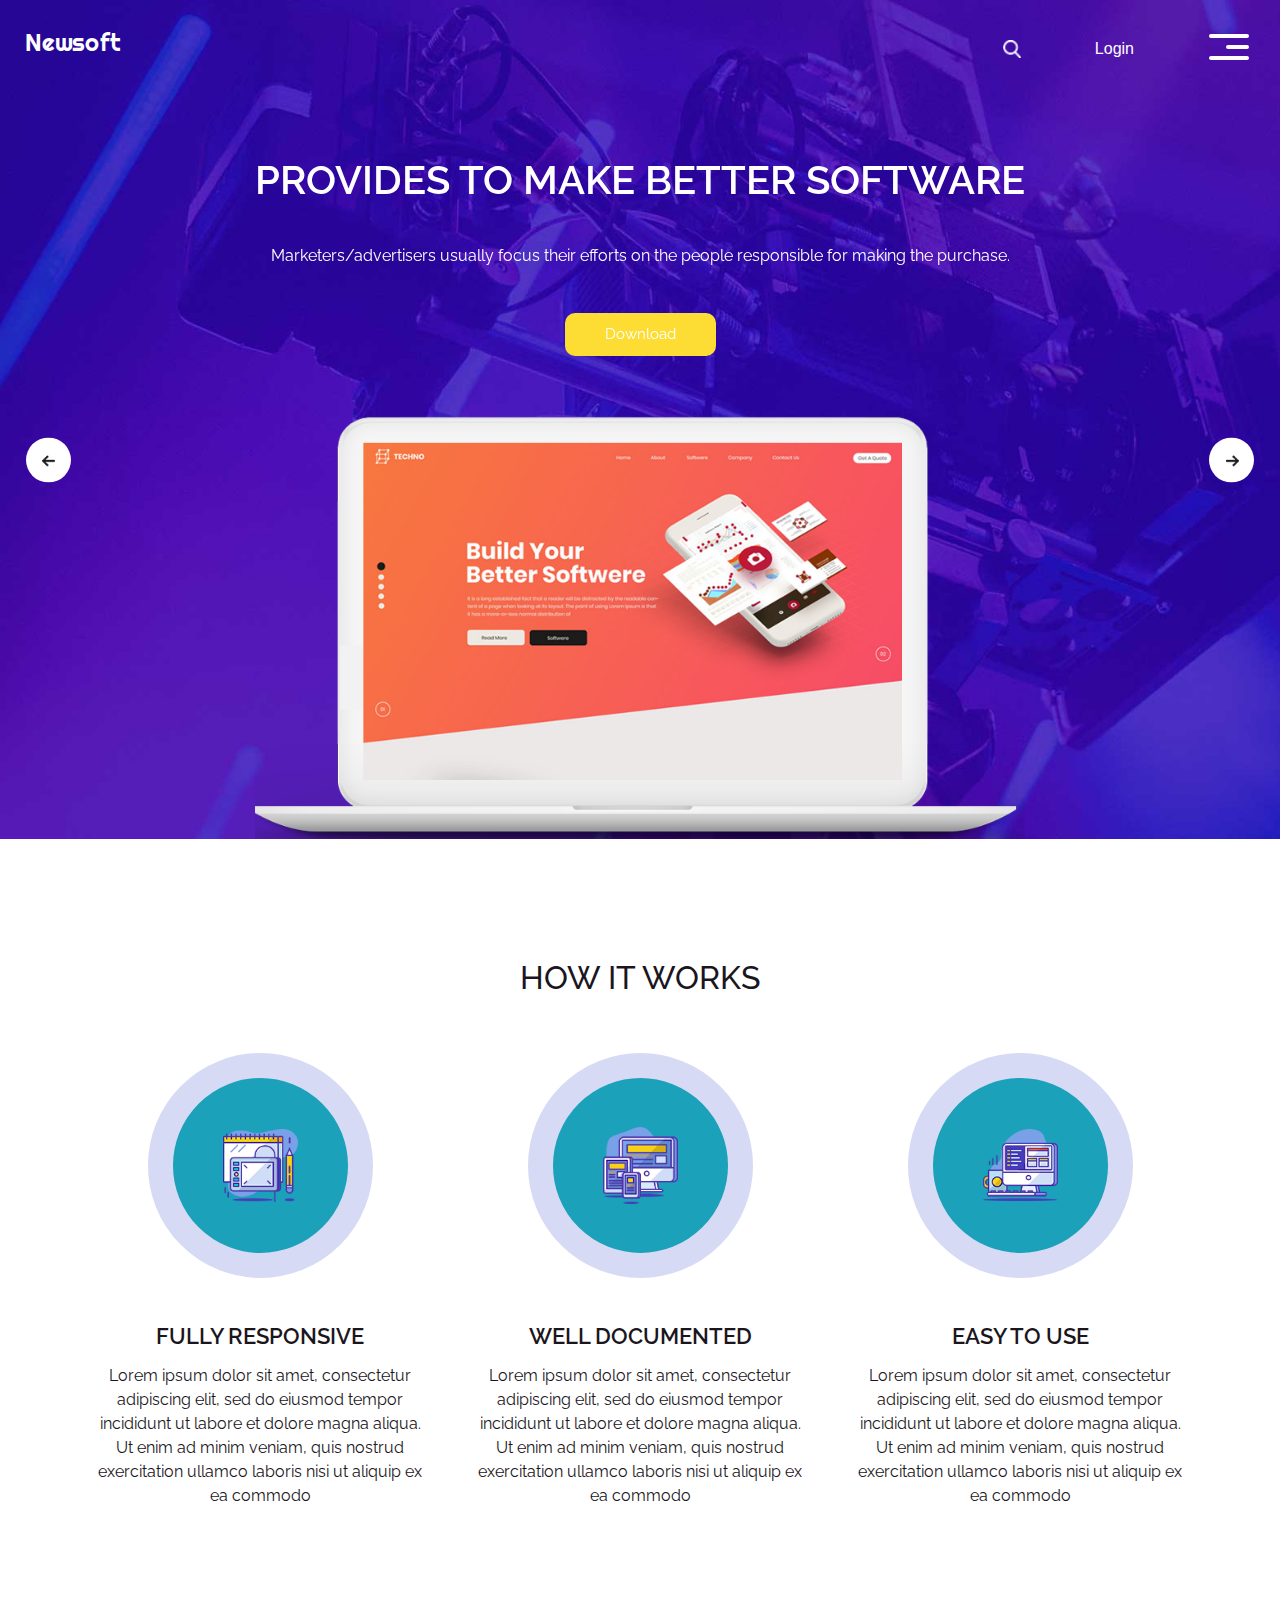
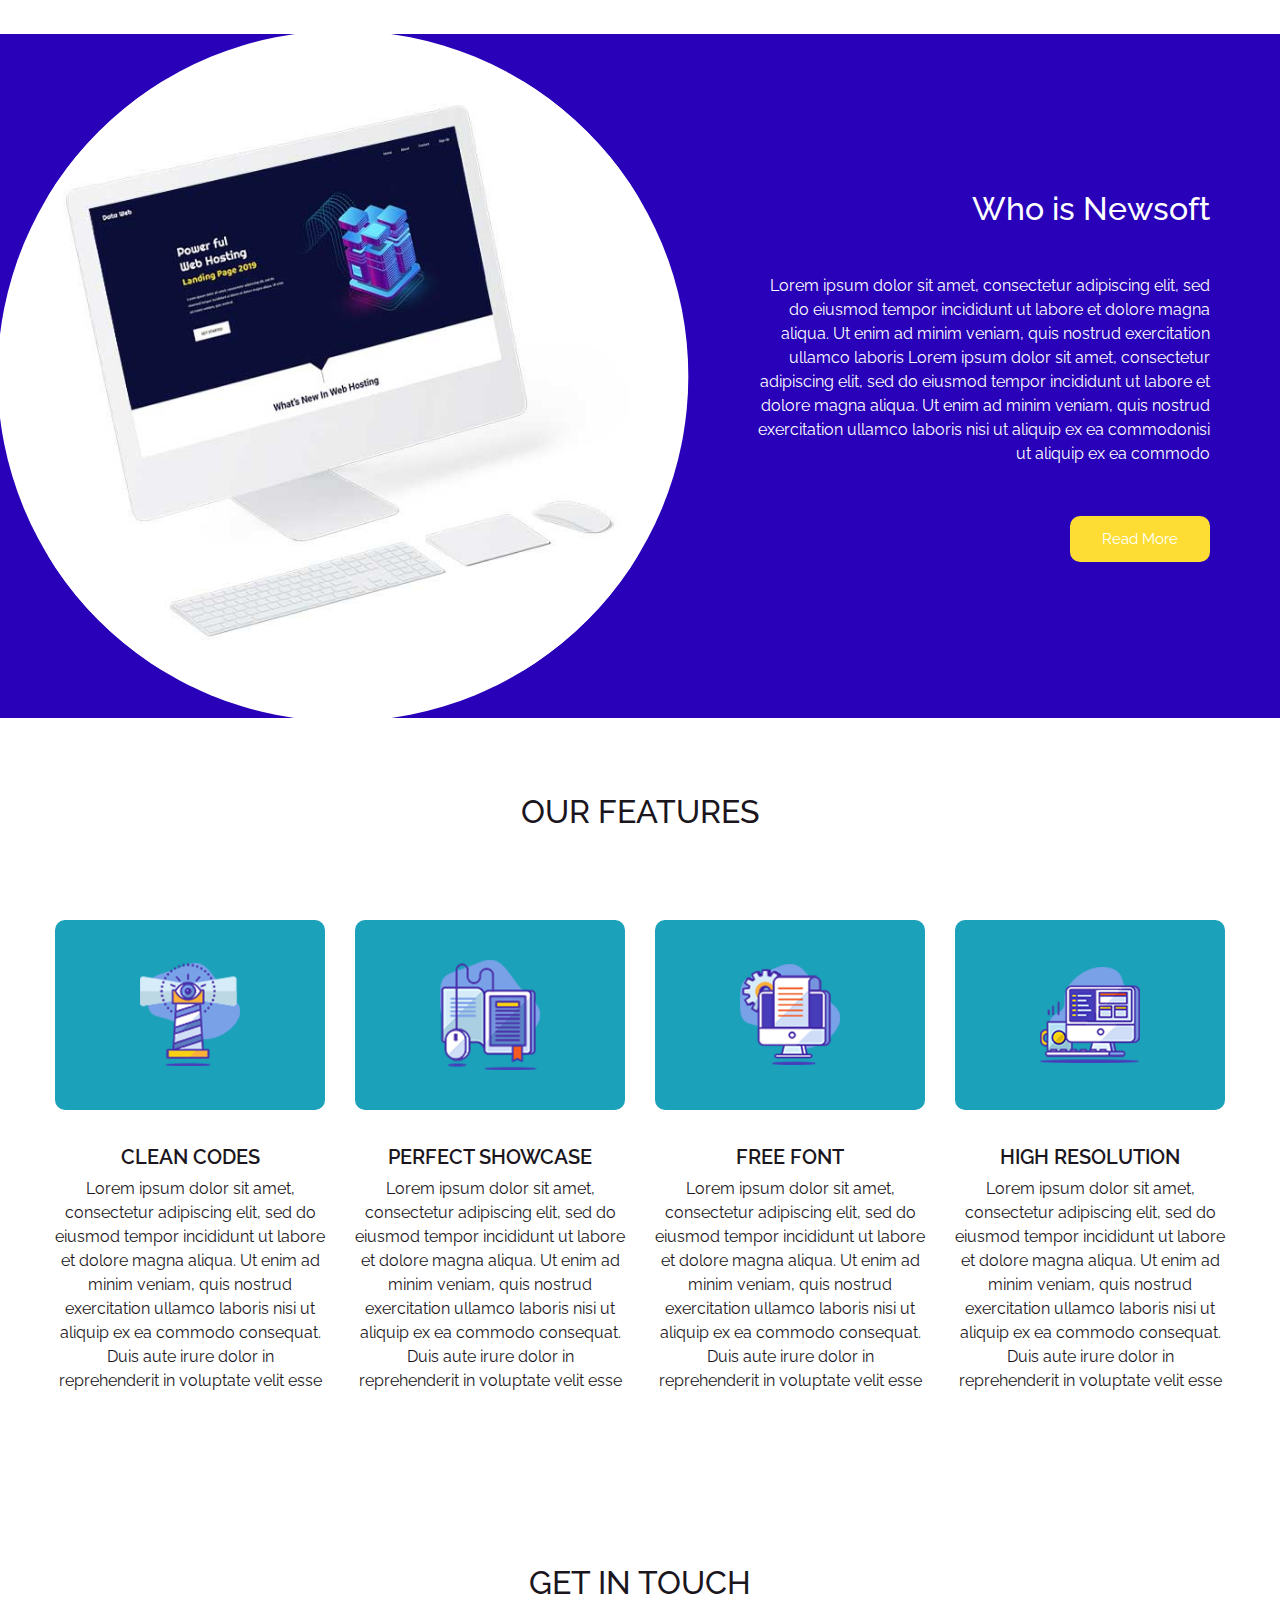
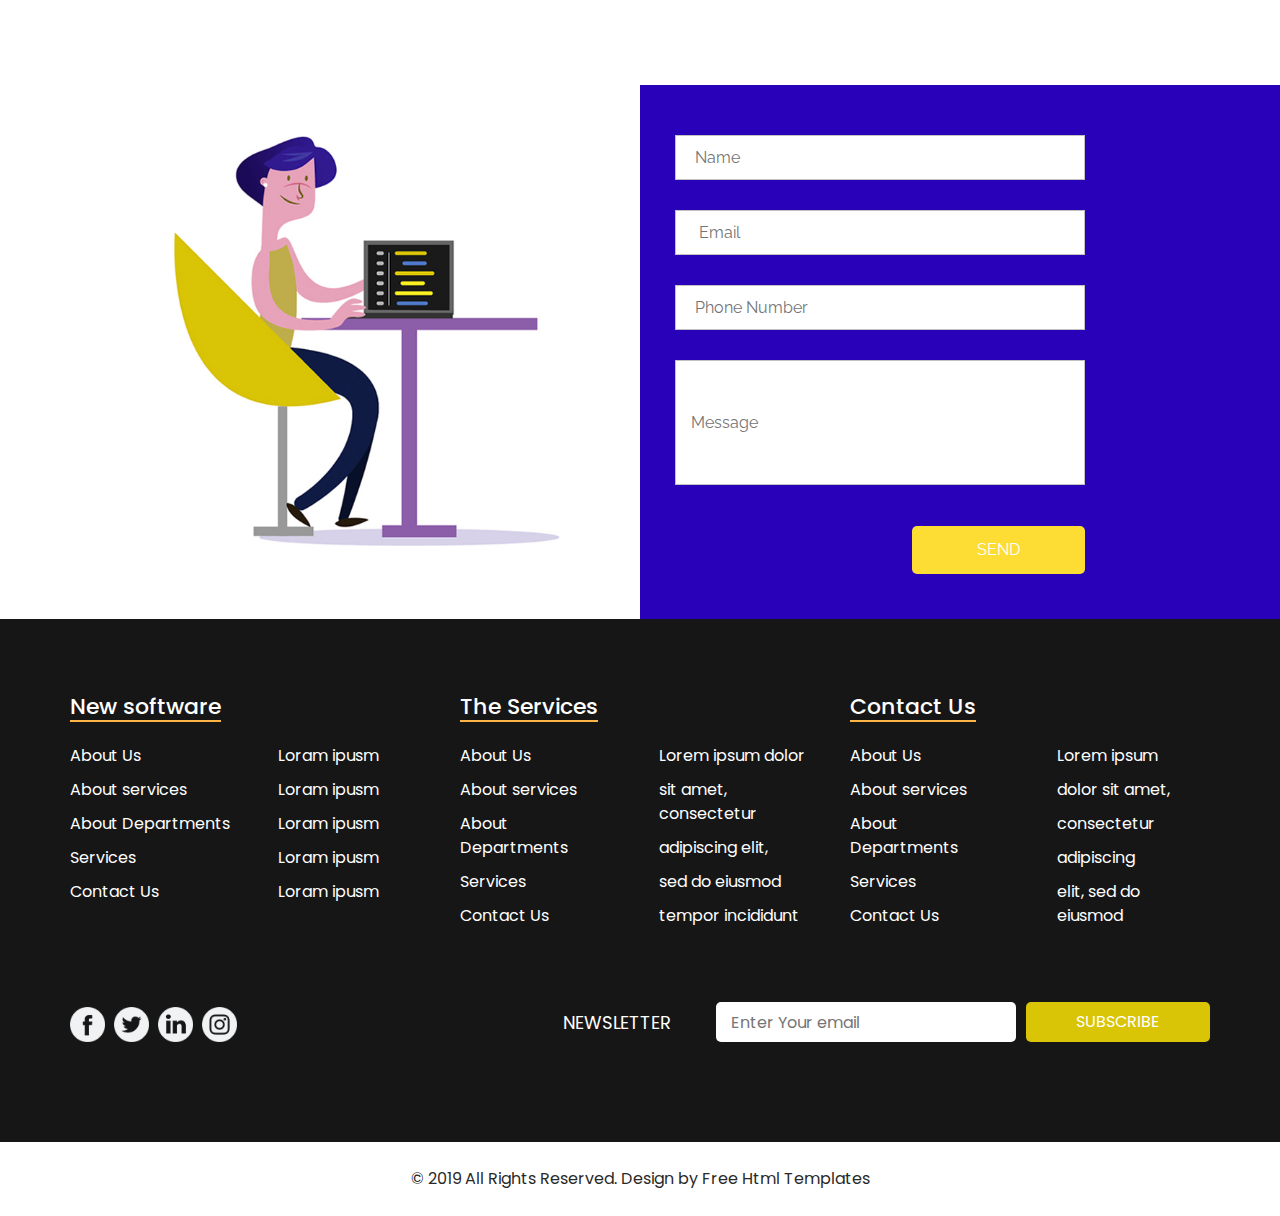
<file: index.html>
<!DOCTYPE html>
<html>
  <head>
    <!-- Basic -->
    <meta charset="utf-8" />
    <meta http-equiv="X-UA-Compatible" content="IE=edge" />
    <!-- Mobile Metas -->
    <meta
      name="viewport"
      content="width=device-width, initial-scale=1, shrink-to-fit=no"
    />
    <!-- Site Metas -->
    <meta name="keywords" content="" />
    <meta name="description" content="" />
    <meta name="author" content="" />

    <title>Newsoft</title>

    <!-- slider stylesheet -->
    <link
      rel="stylesheet"
      type="text/css"
      href="https://cdnjs.cloudflare.com/ajax/libs/OwlCarousel2/2.1.3/assets/owl.carousel.min.css"
    />

    <!-- bootstrap core css -->
    <link rel="stylesheet" type="text/css" href="css/bootstrap.css" />

    <!-- fonts style -->
    <link
      href="https://fonts.googleapis.com/css?family=Poppins|Raleway:400,600|Righteous&display=swap"
      rel="stylesheet"
    />
    <!-- Custom styles for this template -->
    <link href="css/style.css" rel="stylesheet" />
    <!-- responsive style -->
    <link href="css/responsive.css" rel="stylesheet" />
  </head>

  <body>
    <div class="hero_area">
      <!-- header section strats -->
      <header class="header_section">
        <div class="container-fluid">
          <nav class="navbar navbar-expand-lg custom_nav-container">
            <a class="navbar-brand" href="index.html">
              <span>
                Newsoft
              </span>
            </a>

            <div class="navbar-collapse" id="">
              <div
                class="d-none d-lg-flex ml-auto flex-column flex-lg-row align-items-center mt-3"
              >
                <form class="form-inline mb-3 mb-lg-0 ">
                  <button
                    class="btn  my-sm-0 nav_search-btn"
                    type="submit"
                  ></button>
                </form>
                <ul class="navbar-nav  mr-5">
                  <li class="nav-item mr-5">
                    <a class="nav-link" href="service.html">
                      <span>Login</span>
                    </a>
                  </li>
                </ul>
              </div>

              <div class="custom_menu-btn">
                <button onclick="openNav()">
                  <span class="s-1"> </span>
                  <span class="s-2"> </span>
                  <span class="s-3"> </span>
                </button>
              </div>
              <div id="myNav" class="overlay">
                <div class="overlay-content">
                  <a href="index.html">Home</a>
                  <a href="about.html">About</a>
                  <a href="feature.html">Features</a>
                  <a href="contact.html">Contact Us</a>
                </div>
              </div>
            </div>
          </nav>
        </div>
      </header>
      <!-- end header section -->
      <!-- slider section -->
      <section class=" slider_section position-relative">
        <div class="container">
          <div
            id="carouselExampleControls"
            class="carousel slide"
            data-ride="carousel"
          >
            <div class="carousel-inner">
              <div class="carousel-item active">
                <div class="slider_item-box">
                  <div class="slider_item-container">
                    <div class="slider_item-detail">
                      <h1>
                        PROVIDES TO MAKE BETTER SOFTWARE
                      </h1>
                      <p>
                        Marketers/advertisers usually focus their efforts on the
                        people responsible for making the purchase.
                      </p>
                      <div>
                        <a href="">
                          Download
                        </a>
                      </div>
                    </div>
                    <div class="slider_item-imgbox">
                      <img src="images/pc-banner.png" alt="" />
                    </div>
                  </div>
                </div>
              </div>
              <div class="carousel-item">
                <div class="slider_item-box">
                  <div class="slider_item-container">
                    <div class="slider_item-detail">
                      <h1>
                        PROVIDES TO MAKE BETTER SOFTWARE
                      </h1>
                      <p>
                        Marketers/advertisers usually focus their efforts on the
                        people responsible for making the purchase.
                      </p>
                      <div>
                        <a href="">
                          Download
                        </a>
                      </div>
                    </div>
                    <div class="slider_item-imgbox">
                      <img src="images/pc-banner.png" alt="" />
                    </div>
                  </div>
                </div>
              </div>
              <div class="carousel-item">
                <div class="slider_item-box">
                  <div class="slider_item-container">
                    <div class="slider_item-detail">
                      <h1>
                        PROVIDES TO MAKE BETTER SOFTWARE
                      </h1>
                      <p>
                        Marketers/advertisers usually focus their efforts on the
                        people responsible for making the purchase.
                      </p>
                      <div>
                        <a href="">
                          Download
                        </a>
                      </div>
                    </div>
                    <div class="slider_item-imgbox">
                      <img src="images/pc-banner.png" alt="" />
                    </div>
                  </div>
                </div>
              </div>
            </div>
          </div>
        </div>
        <a
          class="carousel-control-prev"
          href="#carouselExampleControls"
          role="button"
          data-slide="prev"
        >
          <span class="sr-only">Previous</span>
        </a>
        <a
          class="carousel-control-next"
          href="#carouselExampleControls"
          role="button"
          data-slide="next"
        >
          <span class="sr-only">Next</span>
        </a>
      </section>
      <!-- end slider section -->
    </div>

    <!-- about section -->

    <section class="about_section layout_padding">
      <div class="container">
        <h2 class="text-uppercase">
          How it works
        </h2>
      </div>

      <div class="container">
        <div class="about_card-container layout_padding2-top">
          <div class="about_card">
            <div class="about-detail">
              <div class="about_img-container">
                <div class="about_img-box">
                  <img src="images/work1.png" alt="" />
                </div>
              </div>
              <div class="card_detail-ox">
                <h4>
                  FULLY RESPONSIVE
                </h4>
                <p>
                  Lorem ipsum dolor sit amet, consectetur adipiscing elit, sed
                  do eiusmod tempor incididunt ut labore et dolore magna aliqua.
                  Ut enim ad minim veniam, quis nostrud exercitation ullamco
                  laboris nisi ut aliquip ex ea commodo
                </p>
              </div>
            </div>
          </div>
          <div class="about_card">
            <div class="about-detail">
              <div class="about_img-container">
                <div class="about_img-box">
                  <img src="images/work2.png" alt="" />
                </div>
              </div>
              <div class="card_detail-ox">
                <h4>
                  WELL DOCUMENTED
                </h4>
                <p>
                  Lorem ipsum dolor sit amet, consectetur adipiscing elit, sed
                  do eiusmod tempor incididunt ut labore et dolore magna aliqua.
                  Ut enim ad minim veniam, quis nostrud exercitation ullamco
                  laboris nisi ut aliquip ex ea commodo
                </p>
              </div>
            </div>
          </div>
          <div class="about_card">
            <div class="about-detail">
              <div class="about_img-container">
                <div class="about_img-box">
                  <img src="images/work3.png" alt="" />
                </div>
              </div>
              <div class="card_detail-ox">
                <h4>
                  EASY TO USE
                </h4>
                <p>
                  Lorem ipsum dolor sit amet, consectetur adipiscing elit, sed
                  do eiusmod tempor incididunt ut labore et dolore magna aliqua.
                  Ut enim ad minim veniam, quis nostrud exercitation ullamco
                  laboris nisi ut aliquip ex ea commodo
                </p>
              </div>
            </div>
          </div>
        </div>
      </div>
    </section>

    <!-- end about section -->

    <!-- who section -->
    <section class="who_section">
      <div class="container who_container">
        <div class="who_img-box">
          <img src="images/pc.jpg" alt="" />
        </div>
        <div class="who_deail-box">
          <h2>
            Who is Newsoft
          </h2>
          <p>
            Lorem ipsum dolor sit amet, consectetur adipiscing elit, sed do
            eiusmod tempor incididunt ut labore et dolore magna aliqua. Ut enim
            ad minim veniam, quis nostrud exercitation ullamco laboris Lorem
            ipsum dolor sit amet, consectetur adipiscing elit, sed do eiusmod
            tempor incididunt ut labore et dolore magna aliqua. Ut enim ad minim
            veniam, quis nostrud exercitation ullamco laboris nisi ut aliquip ex
            ea commodonisi ut aliquip ex ea commodo
          </p>
          <div>
            <a href="">
              Read More
            </a>
          </div>
        </div>
      </div>
    </section>

    <!-- end who section -->

    <!-- feature section  -->
    <section class="feature_section layout_padding">
      <div class="container">
        <h2 class="text-uppercase">
          Our Features
        </h2>
      </div>
      <div class="">
        <div class="feature_card-container layout_padding2">
          <div class="feature_card">
            <div class="feature_img-container">
              <div class="feature_img-box">
                <img src="images/f1.png" alt="" />
              </div>
            </div>
            <div class="feature_detail-box">
              <h4>
                CLEAN CODES
              </h4>
              <p>
                Lorem ipsum dolor sit amet, consectetur adipiscing elit, sed do
                eiusmod tempor incididunt ut labore et dolore magna aliqua. Ut
                enim ad minim veniam, quis nostrud exercitation ullamco laboris
                nisi ut aliquip ex ea commodo consequat. Duis aute irure dolor
                in reprehenderit in voluptate velit esse
              </p>
            </div>
          </div>
          <div class="feature_card">
            <div class="feature_img-container">
              <div class="feature_img-box">
                <img src="images/f2.png" alt="" />
              </div>
            </div>
            <div class="feature_detail-box">
              <h4>
                PERFECT SHOWCASE
              </h4>
              <p>
                Lorem ipsum dolor sit amet, consectetur adipiscing elit, sed do
                eiusmod tempor incididunt ut labore et dolore magna aliqua. Ut
                enim ad minim veniam, quis nostrud exercitation ullamco laboris
                nisi ut aliquip ex ea commodo consequat. Duis aute irure dolor
                in reprehenderit in voluptate velit esse
              </p>
            </div>
          </div>
          <div class="feature_card">
            <div class="feature_img-container">
              <div class="feature_img-box">
                <img src="images/f3.png" alt="" />
              </div>
            </div>
            <div class="feature_detail-box">
              <h4>
                FREE FONT
              </h4>
              <p>
                Lorem ipsum dolor sit amet, consectetur adipiscing elit, sed do
                eiusmod tempor incididunt ut labore et dolore magna aliqua. Ut
                enim ad minim veniam, quis nostrud exercitation ullamco laboris
                nisi ut aliquip ex ea commodo consequat. Duis aute irure dolor
                in reprehenderit in voluptate velit esse
              </p>
            </div>
          </div>
          <div class="feature_card">
            <div class="feature_img-container">
              <div class="feature_img-box">
                <img src="images/f4.png" alt="" />
              </div>
            </div>
            <div class="feature_detail-box">
              <h4>
                HIGH RESOLUTION
              </h4>
              <p>
                Lorem ipsum dolor sit amet, consectetur adipiscing elit, sed do
                eiusmod tempor incididunt ut labore et dolore magna aliqua. Ut
                enim ad minim veniam, quis nostrud exercitation ullamco laboris
                nisi ut aliquip ex ea commodo consequat. Duis aute irure dolor
                in reprehenderit in voluptate velit esse
              </p>
            </div>
          </div>
        </div>
      </div>
    </section>

    <!-- end feature section -->

    <!-- contact section -->
    <section class="contact_section ">
      <div class="container d-flex justify-content-center">
        <h2 class="text-uppercase">
          Get in touch
        </h2>
      </div>
      <div class="container-fluid layout_padding-top">
        <div class="row">
          <div class="col-md-6">
            <div class="col-md-10 offset-md-2">
              <div class="contact_img-box">
                <img src="images/form-img.jpg" alt="" />
              </div>
            </div>
          </div>
          <div class="col-md-6 form_bg px-0">
            <div class="col-md-10 px-0">
              <form action="">
                <div class="contact_form-container">
                  <div>
                    <div>
                      <input type="text" placeholder=" Name" />
                    </div>
                    <div>
                      <input type="email" placeholder="  Email" />
                    </div>

                    <div>
                      <input type="text" placeholder=" Phone Number" />
                    </div>

                    <div>
                      <input
                        type="text"
                        placeholder="Message"
                        class="message_input"
                      />
                    </div>
                    <div class="mt-3 d-flex justify-content-end">
                      <button type="submit">
                        Send
                      </button>
                    </div>
                  </div>
                </div>
              </form>
            </div>
          </div>
        </div>
      </div>
    </section>
    <!-- end contact section -->

    <!-- info section -->
    <section class="info_section layout_padding">
      <div class="container info_content">
        <div>
          <div class="row">
            <div class="col-md-4">
              <div class="d-flex">
                <h5>
                  New software
                </h5>
              </div>
              <div class="d-flex ">
                <ul>
                  <li>
                    <a href="">
                      About Us
                    </a>
                  </li>
                  <li>
                    <a href="">
                      About services
                    </a>
                  </li>
                  <li>
                    <a href="">
                      About Departments
                    </a>
                  </li>
                  <li>
                    <a href="">
                      Services
                    </a>
                  </li>
                  <li>
                    <a href="">
                      Contact Us
                    </a>
                  </li>
                </ul>
                <ul class="ml-3 ml-md-5">
                  <li>
                    <a href="">
                      Loram ipusm
                    </a>
                  </li>
                  <li>
                    <a href="">
                      Loram ipusm
                    </a>
                  </li>
                  <li>
                    <a href="">
                      Loram ipusm
                    </a>
                  </li>
                  <li>
                    <a href="">
                      Loram ipusm
                    </a>
                  </li>
                  <li>
                    <a href="">
                      Loram ipusm
                    </a>
                  </li>
                </ul>
              </div>
            </div>
            <div class="col-md-4">
              <div class="d-flex">
                <h5>
                  The Services
                </h5>
              </div>
              <div class="d-flex ">
                <ul>
                  <li>
                    <a href="">
                      About Us
                    </a>
                  </li>
                  <li>
                    <a href="">
                      About services
                    </a>
                  </li>
                  <li>
                    <a href="">
                      About Departments
                    </a>
                  </li>
                  <li>
                    <a href="">
                      Services
                    </a>
                  </li>
                  <li>
                    <a href="">
                      Contact Us
                    </a>
                  </li>
                </ul>
                <ul class="ml-3 ml-md-5">
                  <li>
                    <a href="">
                      Lorem ipsum dolor
                    </a>
                  </li>
                  <li>
                    <a href="">
                      sit amet, consectetur
                    </a>
                  </li>
                  <li>
                    <a href="">
                      adipiscing elit,
                    </a>
                  </li>
                  <li>
                    <a href="">
                      sed do eiusmod
                    </a>
                  </li>
                  <li>
                    <a href="">
                      tempor incididunt
                    </a>
                  </li>
                </ul>
              </div>
            </div>
            <div class="col-md-4">
              <div class="d-flex">
                <h5>
                  Contact Us
                </h5>
              </div>
              <div class="d-flex ">
                <ul>
                  <li>
                    <a href="">
                      About Us
                    </a>
                  </li>
                  <li>
                    <a href="">
                      About services
                    </a>
                  </li>
                  <li>
                    <a href="">
                      About Departments
                    </a>
                  </li>
                  <li>
                    <a href="">
                      Services
                    </a>
                  </li>
                  <li>
                    <a href="">
                      Contact Us
                    </a>
                  </li>
                </ul>
                <ul class="ml-3 ml-md-5">
                  <li>
                    <a href="">
                      Lorem ipsum
                    </a>
                  </li>
                  <li>
                    <a href="">
                      dolor sit amet,
                    </a>
                  </li>
                  <li>
                    <a href="">
                      consectetur
                    </a>
                  </li>
                  <li>
                    <a href="">
                      adipiscing
                    </a>
                  </li>
                  <li>
                    <a href="">
                      elit, sed do eiusmod
                    </a>
                  </li>
                </ul>
              </div>
            </div>
          </div>
        </div>
        <div
          class="d-flex flex-column flex-lg-row justify-content-between align-items-center align-items-lg-baseline"
        >
          <div class="social-box">
            <a href="">
              <img src="images/fb.png" alt="" />
            </a>

            <a href="">
              <img src="images/twitter.png" alt="" />
            </a>
            <a href="">
              <img src="images/linkedin1.png" alt="" />
            </a>
            <a href="">
              <img src="images/instagram1.png" alt="" />
            </a>
          </div>
          <div class="form_container mt-5">
            <form action="">
              <label for="subscribeMail">
                Newsletter
              </label>
              <input
                type="email"
                placeholder="Enter Your email"
                id="subscribeMail"
              />
              <button type="submit">
                Subscribe
              </button>
            </form>
          </div>
        </div>
      </div>
    </section>

    <!-- end info section -->

    <!-- footer section -->
    <section class="container-fluid footer_section">
      <p>
        &copy; 2019 All Rights Reserved. Design by
        <a href="https://html.design/">Free Html Templates</a>
      </p>
    </section>
    <!-- footer section -->

    <script type="text/javascript" src="js/jquery-3.4.1.min.js"></script>
    <script type="text/javascript" src="js/bootstrap.js"></script>

    <script>
      function openNav() {
        document.getElementById("myNav").classList.toggle("menu_width");
        document
          .querySelector(".custom_menu-btn")
          .classList.toggle("menu_btn-style");
      }
    </script>
  </body>
</html>
</file>
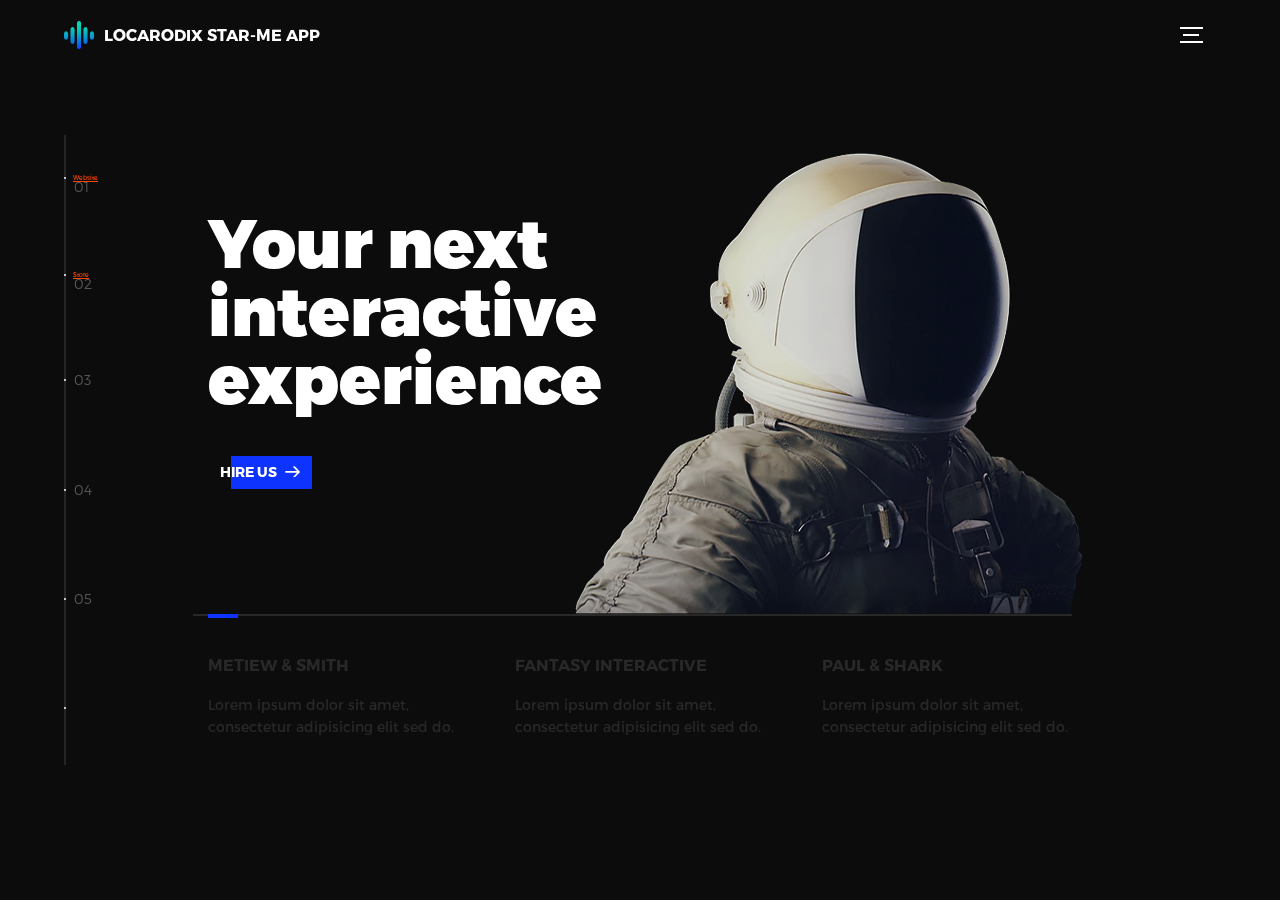
<file: app/index.html>
<!DOCTYPE html>
<html lang="en">
<head>
  <title>Locarodix Star-Me APP</title>
  <meta charset="utf-8">
  <meta name="viewport" content="width=device-width, initial-scale=1">
  <meta http-equiv="X-UA-Compatible" content="IE=edge">
  <meta name="description" content="HTML5 website template">
  <meta name="keywords" content="global, template, html, sass, jquery">
  <meta name="author" content="Bucky Maler">
  <link rel="stylesheet" href="assets/css/main.css">
</head>
<body>

<!-- notification for small viewports and landscape oriented smartphones -->
<div class="device-notification">
  <a class="device-notification--logo" href="#0">
    <img src="assets/img/logo.png" alt="Global">
    <p>Locarodix APP</p>
  </a>
  <p class="device-notification--message">Global has so much to offer that we must request you orient your device to portrait or find a larger screen. You won't be disappointed.</p>
</div>

<div class="perspective effect-rotate-left">
  <div class="container"><div class="outer-nav--return"></div>
    <div id="viewport" class="l-viewport">
      <div class="l-wrapper">
        <header class="header">
          <a class="header--logo" href="#0">
            <img src="assets/img/logo.png" alt="Global">
            <p>Locarodix Star-Me APP</p>
          </a>
          <button class="header--cta cta">Hire Us</button>
          <div class="header--nav-toggle">
            <span></span>
          </div>
        </header>
        <nav class="l-side-nav">
          <ul class="side-nav">
            <li><a href="https://locarodix.com" style="color: orangered">Website</a></li>
            <li><a href="https://locarodix.com/store/index.html" style="color: orangered">Store</a></li>
            <li><span>Works</span></li>
            <li><span>About</span></li>
            <li><span>Contact</span></li>
            <li><span>Hire us</span></li>
          </ul>
        </nav>
        <ul class="l-main-content main-content">
          <li class="l-section section section--is-active">
            <div class="intro">
              <div class="intro--banner">
                <h1>Your next<br>interactive<br>experience</h1>
                <button class="cta">Hire Us
                  <svg version="1.1" id="Layer_1" xmlns="http://www.w3.org/2000/svg" xmlns:xlink="http://www.w3.org/1999/xlink" x="0px" y="0px" viewBox="0 0 150 118" style="enable-background:new 0 0 150 118;" xml:space="preserve">
                  <g transform="translate(0.000000,118.000000) scale(0.100000,-0.100000)">
                    <path d="M870,1167c-34-17-55-57-46-90c3-15,81-100,194-211l187-185l-565-1c-431,0-571-3-590-13c-55-28-64-94-18-137c21-20,33-20,597-20h575l-192-193C800,103,794,94,849,39c20-20,39-29,61-29c28,0,63,30,298,262c147,144,272,271,279,282c30,51,23,60-219,304C947,1180,926,1196,870,1167z"/>
                  </g>
                  </svg>
                  <span class="btn-background"></span>
                </button>
                <img src="assets/img/introduction-visual.png" alt="Welcome">
              </div>
              <div class="intro--options">
                <a href="#0">
                  <h3>Metiew &amp; Smith</h3>
                  <p>Lorem ipsum dolor sit amet, consectetur adipisicing elit sed do.</p>
                </a>
                <a href="#0">
                  <h3>Fantasy interactive</h3>
                  <p>Lorem ipsum dolor sit amet, consectetur adipisicing elit sed do.</p>
                </a>
                <a href="#0">
                  <h3>Paul &amp; shark</h3>
                  <p>Lorem ipsum dolor sit amet, consectetur adipisicing elit sed do.</p>
                </a>
              </div>
            </div>
          </li>
          <li class="l-section section">
            <div class="work">
              <h2>Selected work</h2>
              <div class="work--lockup">
                <ul class="slider">
                  <li class="slider--item slider--item-left">
                    <a href="#0">
                      <div class="slider--item-image">
                        <img src="assets/img/work-victory.jpg" alt="Victory">
                      </div>
                      <p class="slider--item-title">Victory</p>
                      <p class="slider--item-description">Lorem ipsum dolor sit amet, consectetur adipisicing elit sed do.</p>
                    </a>
                  </li>
                  <li class="slider--item slider--item-center">
                    <a href="#0">
                      <div class="slider--item-image">
                        <img src="assets/img/work-metiew-smith.jpg" alt="Metiew and Smith">
                      </div>
                      <p class="slider--item-title">Metiew &amp; Smith</p>
                      <p class="slider--item-description">Lorem ipsum dolor sit amet, consectetur adipisicing elit sed do.</p>
                    </a>
                  </li>
                  <li class="slider--item slider--item-right">
                    <a href="#0">
                      <div class="slider--item-image">
                        <img src="assets/img/work-alex-nowak.jpg" alt="Alex Nowak">
                      </div>
                      <p class="slider--item-title">Alex Nowak</p>
                      <p class="slider--item-description">Lorem ipsum dolor sit amet, consectetur adipisicing elit sed do.</p>
                    </a>
                  </li>
                </ul>
                <div class="slider--prev">
                  <svg version="1.1" id="Layer_1" xmlns="http://www.w3.org/2000/svg" xmlns:xlink="http://www.w3.org/1999/xlink" x="0px" y="0px"
                  viewBox="0 0 150 118" style="enable-background:new 0 0 150 118;" xml:space="preserve">
                  <g transform="translate(0.000000,118.000000) scale(0.100000,-0.100000)">
                    <path d="M561,1169C525,1155,10,640,3,612c-3-13,1-36,8-52c8-15,134-145,281-289C527,41,562,10,590,10c22,0,41,9,61,29
                    c55,55,49,64-163,278L296,510h575c564,0,576,0,597,20c46,43,37,109-18,137c-19,10-159,13-590,13l-565,1l182,180
                    c101,99,187,188,193,199c16,30,12,57-12,84C631,1174,595,1183,561,1169z"/>
                  </g>
                  </svg>
                </div>
                <div class="slider--next">
                  <svg version="1.1" id="Layer_1" xmlns="http://www.w3.org/2000/svg" xmlns:xlink="http://www.w3.org/1999/xlink" x="0px" y="0px" viewBox="0 0 150 118" style="enable-background:new 0 0 150 118;" xml:space="preserve">
                  <g transform="translate(0.000000,118.000000) scale(0.100000,-0.100000)">
                    <path d="M870,1167c-34-17-55-57-46-90c3-15,81-100,194-211l187-185l-565-1c-431,0-571-3-590-13c-55-28-64-94-18-137c21-20,33-20,597-20h575l-192-193C800,103,794,94,849,39c20-20,39-29,61-29c28,0,63,30,298,262c147,144,272,271,279,282c30,51,23,60-219,304C947,1180,926,1196,870,1167z"/>
                  </g>
                  </svg>
                </div>
              </div>
            </div>
          </li>
          <li class="l-section section">
            <div class="about">
              <div class="about--banner">
                <h2>We<br>believe in<br>passionate<br>people</h2>
                <a href="#0">Career
                  <span>
                    <svg version="1.1" id="Layer_1" xmlns="http://www.w3.org/2000/svg" xmlns:xlink="http://www.w3.org/1999/xlink" x="0px" y="0px" viewBox="0 0 150 118" style="enable-background:new 0 0 150 118;" xml:space="preserve">
                    <g transform="translate(0.000000,118.000000) scale(0.100000,-0.100000)">
                      <path d="M870,1167c-34-17-55-57-46-90c3-15,81-100,194-211l187-185l-565-1c-431,0-571-3-590-13c-55-28-64-94-18-137c21-20,33-20,597-20h575l-192-193C800,103,794,94,849,39c20-20,39-29,61-29c28,0,63,30,298,262c147,144,272,271,279,282c30,51,23,60-219,304C947,1180,926,1196,870,1167z"/>
                    </g>
                    </svg>
                  </span>
                </a>
                <img src="assets/img/about-visual.png" alt="About Us">
              </div>
              <div class="about--options">
                <a href="#0">
                  <h3>Winners</h3>
                </a>
                <a href="#0">
                  <h3>Philosophy</h3>
                </a>
                <a href="#0">
                  <h3>History</h3>
                </a>
              </div>
            </div>
          </li>
          <li class="l-section section">
            <div class="contact">
              <div class="contact--lockup">
                <div class="modal">
                  <div class="modal--information">
                    <p>Pawia 5, 31-154 Kraków, Poland</p>
                    <a href="mailto:ouremail@gmail.com">ouremail@gmail.com</a>
                    <a href="tel:+148126287560">+48 12 628 75 60</a>
                  </div>
                  <ul class="modal--options">
                    <li><a href="#0">Bēhance</a></li>
                    <li><a href="#0">dribbble</a></li>
                    <li><a href="mailto:ouremail@gmail.com">Contact Us</a></li>
                  </ul>
                </div>
              </div>
            </div>
          </li>
          <li class="l-section section">
            <div class="hire">
              <h2>You want us to do</h2>
              <!-- checkout formspree.io for easy form setup -->
              <form class="work-request">
                <div class="work-request--options">
                  <span class="options-a">
                    <input id="opt-1" type="checkbox" value="app design">
                    <label for="opt-1">
                      <svg version="1.1" id="Layer_1" xmlns="http://www.w3.org/2000/svg" xmlns:xlink="http://www.w3.org/1999/xlink" x="0px" y="0px"
                      viewBox="0 0 150 111" style="enable-background:new 0 0 150 111;" xml:space="preserve">
                      <g transform="translate(0.000000,111.000000) scale(0.100000,-0.100000)">
                        <path d="M950,705L555,310L360,505C253,612,160,700,155,700c-6,0-44-34-85-75l-75-75l278-278L550-5l475,475c261,261,475,480,475,485c0,13-132,145-145,145C1349,1100,1167,922,950,705z"/>
                      </g>
                      </svg>
                      App Design
                    </label>
                    <input id="opt-2" type="checkbox" value="graphic design">
                    <label for="opt-2">
                      <svg version="1.1" id="Layer_1" xmlns="http://www.w3.org/2000/svg" xmlns:xlink="http://www.w3.org/1999/xlink" x="0px" y="0px"
                      viewBox="0 0 150 111" style="enable-background:new 0 0 150 111;" xml:space="preserve">
                      <g transform="translate(0.000000,111.000000) scale(0.100000,-0.100000)">
                        <path d="M950,705L555,310L360,505C253,612,160,700,155,700c-6,0-44-34-85-75l-75-75l278-278L550-5l475,475c261,261,475,480,475,485c0,13-132,145-145,145C1349,1100,1167,922,950,705z"/>
                      </g>
                      </svg>
                      Graphic Design
                    </label>
                    <input id="opt-3" type="checkbox" value="motion design">
                    <label for="opt-3">
                      <svg version="1.1" id="Layer_1" xmlns="http://www.w3.org/2000/svg" xmlns:xlink="http://www.w3.org/1999/xlink" x="0px" y="0px"
                      viewBox="0 0 150 111" style="enable-background:new 0 0 150 111;" xml:space="preserve">
                      <g transform="translate(0.000000,111.000000) scale(0.100000,-0.100000)">
                        <path d="M950,705L555,310L360,505C253,612,160,700,155,700c-6,0-44-34-85-75l-75-75l278-278L550-5l475,475c261,261,475,480,475,485c0,13-132,145-145,145C1349,1100,1167,922,950,705z"/>
                      </g>
                      </svg>
                      Motion Design
                    </label>
                  </span>
                  <span class="options-b">
                    <input id="opt-4" type="checkbox" value="ux design">
                    <label for="opt-4">
                      <svg version="1.1" id="Layer_1" xmlns="http://www.w3.org/2000/svg" xmlns:xlink="http://www.w3.org/1999/xlink" x="0px" y="0px"
                      viewBox="0 0 150 111" style="enable-background:new 0 0 150 111;" xml:space="preserve">
                      <g transform="translate(0.000000,111.000000) scale(0.100000,-0.100000)">
                        <path d="M950,705L555,310L360,505C253,612,160,700,155,700c-6,0-44-34-85-75l-75-75l278-278L550-5l475,475c261,261,475,480,475,485c0,13-132,145-145,145C1349,1100,1167,922,950,705z"/>
                      </g>
                      </svg>
                      UX Design
                    </label>
                    <input id="opt-5" type="checkbox" value="webdesign">
                    <label for="opt-5">
                      <svg version="1.1" id="Layer_1" xmlns="http://www.w3.org/2000/svg" xmlns:xlink="http://www.w3.org/1999/xlink" x="0px" y="0px"
                      viewBox="0 0 150 111" style="enable-background:new 0 0 150 111;" xml:space="preserve">
                      <g transform="translate(0.000000,111.000000) scale(0.100000,-0.100000)">
                        <path d="M950,705L555,310L360,505C253,612,160,700,155,700c-6,0-44-34-85-75l-75-75l278-278L550-5l475,475c261,261,475,480,475,485c0,13-132,145-145,145C1349,1100,1167,922,950,705z"/>
                      </g>
                      </svg>
                      Webdesign
                    </label>
                    <input id="opt-6" type="checkbox" value="marketing">
                    <label for="opt-6">
                      <svg version="1.1" id="Layer_1" xmlns="http://www.w3.org/2000/svg" xmlns:xlink="http://www.w3.org/1999/xlink" x="0px" y="0px"
                      viewBox="0 0 150 111" style="enable-background:new 0 0 150 111;" xml:space="preserve">
                      <g transform="translate(0.000000,111.000000) scale(0.100000,-0.100000)">
                        <path d="M950,705L555,310L360,505C253,612,160,700,155,700c-6,0-44-34-85-75l-75-75l278-278L550-5l475,475c261,261,475,480,475,485c0,13-132,145-145,145C1349,1100,1167,922,950,705z"/>
                      </g>
                      </svg>
                      Marketing
                    </label>
                  </span>
                </div>
                <div class="work-request--information">
                  <div class="information-name">
                    <input id="name" type="text" spellcheck="false">
                    <label for="name">Name</label>
                  </div>
                  <div class="information-email">
                    <input id="email" type="email" spellcheck="false">
                    <label for="email">Email</label>
                  </div>
                </div>
                <input type="submit" value="Send Request">
              </form>
            </div>
          </li>
        </ul>
      </div>
    </div>
  </div>
  <ul class="outer-nav">
    <li><a href="https://locarodix.com" style="color: orangered">Website</a></li>
    <li><a href="https://locarodix.com/store/index.html" style="color: orangered">Store</a></li>
    <li>Works</li>
    <li>About</li>
    <li>Contact</li>
    <li>Hire us</li>
  </ul>
</div>

<script src="https://ajax.googleapis.com/ajax/libs/jquery/2.2.4/jquery.min.js"></script>
<script>window.jQuery || document.write('<script src="assets/js/vendor/jquery-2.2.4.min.js"><\/script>')</script>
<script src="assets/js/functions-min.js"></script>
</body>
</html>
</file>
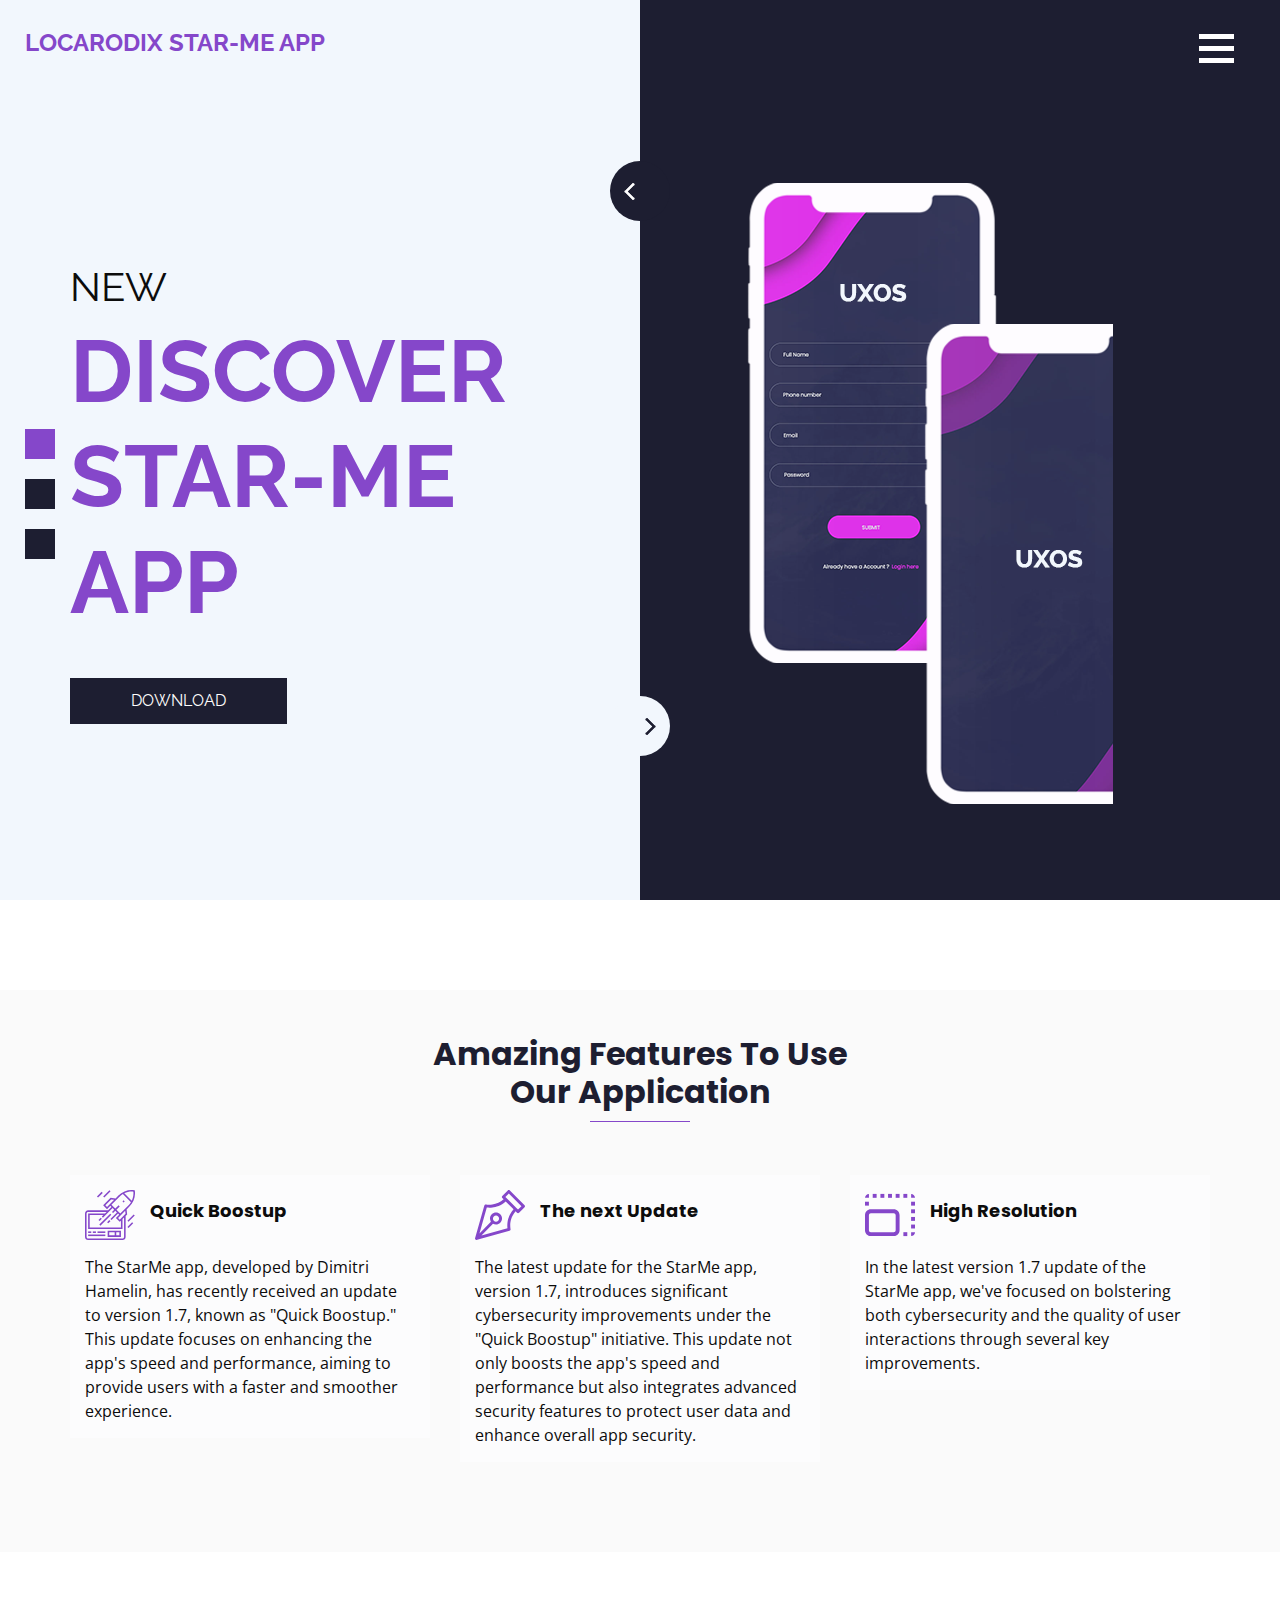
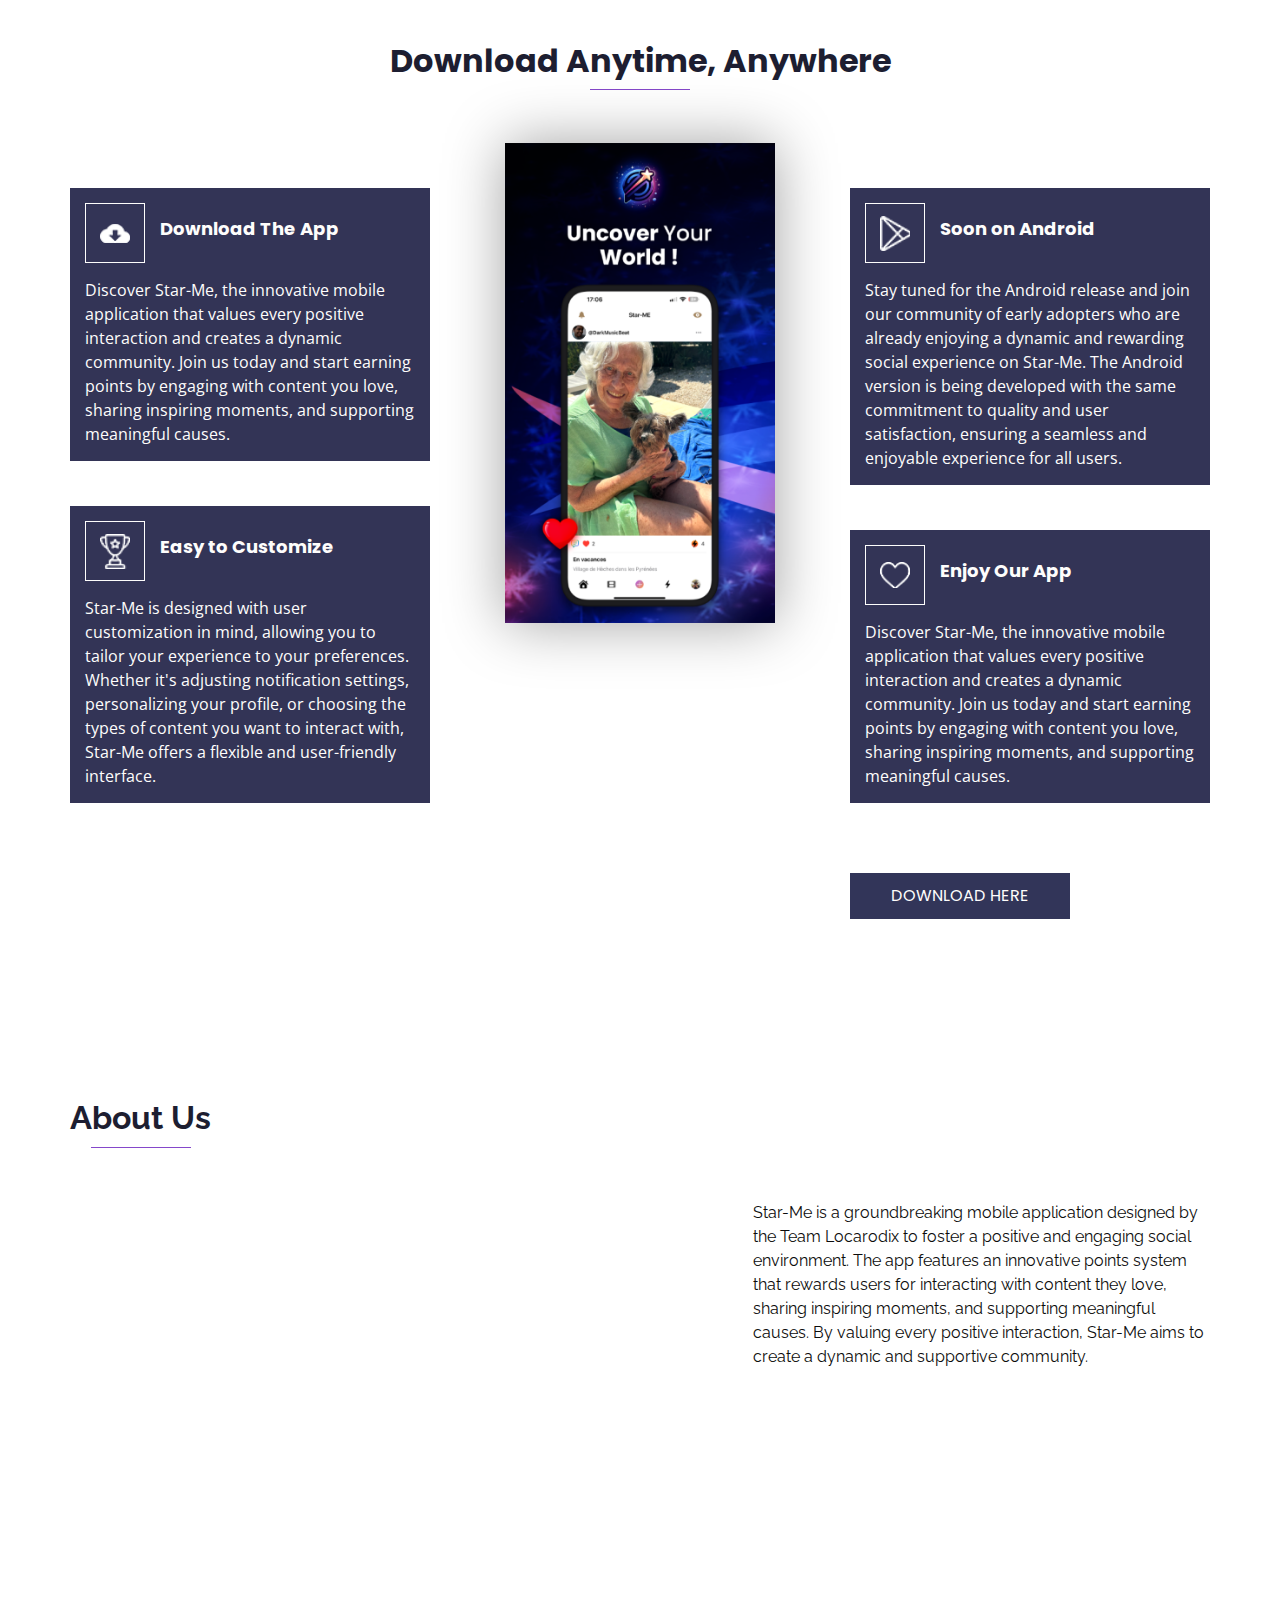
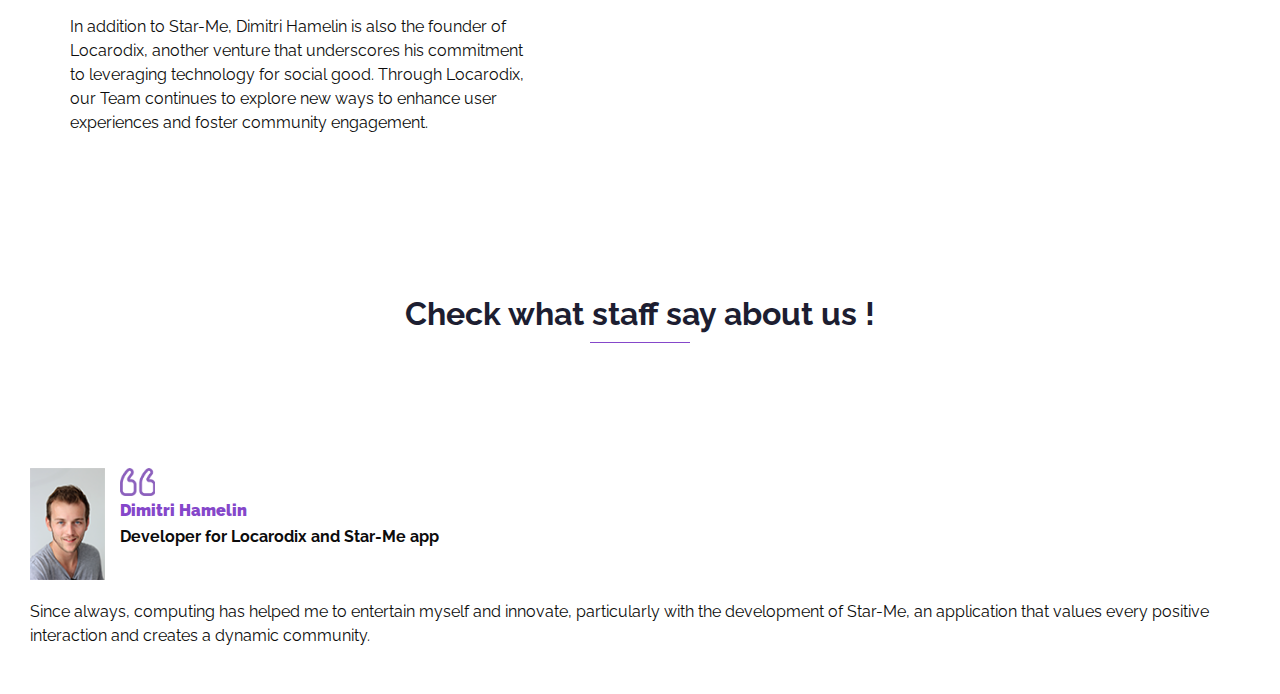
<file: starme/index.html>
<!DOCTYPE html>
<html>

<head>
  <!-- Basic -->
  <meta charset="utf-8" />
  <meta http-equiv="X-UA-Compatible" content="IE=edge" />
  <!-- Mobile Metas -->
  <meta name="viewport" content="width=device-width, initial-scale=1, shrink-to-fit=no" />
  <!-- Site Metas -->
  <meta name="keywords" content="" />
  <meta name="description" content="" />
  <meta name="author" content="" />

  <title>Locarodix Star-ME APP</title>

  <link rel="stylesheet" href="https://cdnjs.cloudflare.com/ajax/libs/font-awesome/6.0.0-beta3/css/all.min.css">

  <!-- slider stylesheet -->
  <link rel="stylesheet" type="text/css" href="https://cdnjs.cloudflare.com/ajax/libs/OwlCarousel2/2.1.3/assets/owl.carousel.min.css" />

  <!-- bootstrap core css -->
  <link rel="stylesheet" type="text/css" href="css/bootstrap.css" />

  <!-- fonts style -->
  <link href="https://fonts.googleapis.com/css?family=Open+Sans:400,700|Poppins:400,700|Raleway:400,700&display=swap" rel="stylesheet" />

  <!-- Custom styles for this template -->
  <link href="css/style.css" rel="stylesheet" />
  <!-- responsive style -->
  <link href="css/responsive.css" rel="stylesheet" />

  <style>
    .btn-2 {
      display: flex;
      justify-content: center;
      align-items: center;
    }

    .carousel-inner .img-box img {
      margin-left: 20%; /* Ajustez cette valeur selon vos besoins */
    }
  </style>
</head>

<body>
  <div class="hero_area">
    <!-- header section strats -->
    <header class="header_section">
      <div class="container-fluid">
        <nav class="navbar navbar-expand-lg custom_nav-container">
          <a class="navbar-brand" href="index.html">
            <span>
              Locarodix Star-ME APP
            </span>
          </a>

          <div class="navbar-collapse" id="">
            <div class="custom_menu-btn">
              <button onclick="openNav()">
                <span class="s-1"> </span>
                <span class="s-2"> </span>
                <span class="s-3"> </span>
              </button>
            </div>
            <div id="myNav" class="overlay">
              <div class="overlay-content">
                <a href="https://locarodix.com">
                  <i class="fas fa-globe"></i> <u>WEBSITE</u> <i class="fas fa-globe"></i>
              </a>                  
              <br>
              <a href="">
                  <i class="fas fa-store"></i> <u>STORE</u> <i class="fas fa-store"></i> 
              </a>              
                <br>
                <a href="policy.html">POLICY</a>
                <br>
                <a href="contact.html">CONTACT US</a>
              </div>
            </div>
          </div>
        </nav>
      </div>
    </header>
    <!-- end header section -->
    <!-- slider section -->
    <section class=" slider_section position-relative">
      <div class="container">
        <div class="row">
          <div class="col-md-6">
            <div class="detail-box">
              <h2>
                NEW
              </h2>
              <h1>
                Discover<br />
                Star-ME APP
              </h1>
              <a href="https://apps.apple.com/fr/app/star-me/id6476231299?l=en-GB">
                Download
              </a>
            </div>
          </div>
          <div class="col-md-5">
            <div id="carouselExampleIndicators" class="carousel slide" data-ride="carousel">
              <ol class="carousel-indicators">
                <li data-target="#carouselExampleIndicators" data-slide-to="0" class="active"></li>
                <li data-target="#carouselExampleIndicators" data-slide-to="1"></li>
                <li data-target="#carouselExampleIndicators" data-slide-to="2"></li>
              </ol>
              <div class="carousel-inner">
                <div class="carousel-item active">
                  <div class="img-box">
                    <img src="images/slider-img.png" alt="" />
                  </div>
                </div>
                <div class="carousel-item">
                  <div class="img-box">
                    <img src="images/slider-img.png" alt="" />
                  </div>
                </div>
                <div class="carousel-item">
                  <div class="img-box">
                    <img src="images/slider-img.png" alt="" />
                  </div>
                </div>
              </div>
              <a class="carousel-control-prev" href="#carouselExampleIndicators" role="button" data-slide="prev">
                <span class="sr-only">Previous</span>
              </a>
              <a class="carousel-control-next" href="#carouselExampleIndicators" role="button" data-slide="next">
                <span class="sr-only">Next</span>
              </a>
            </div>
          </div>
        </div>
      </div>
    </section>

    <!-- end slider section -->
  </div>

  <!-- feature section -->
  <section class="feature_section layout_padding2 layout_margin">
    <div class="container">
      <div class="heading_container">
        <h2>
          Amazing Features To Use <br />
          Our Application
        </h2>
      </div>
    </div>
    <div class="container">
      <div class="row">
        <div class="col-md-4">
          <div class="box">
            <div class="head-box">
              <div class="img-box">
                <svg height="512pt" viewBox="0 0 512 512.08926" width="512pt" xmlns="http://www.w3.org/2000/svg">
                  <path d="m383.808594 117.007812 11.316406-11.3125 11.3125 11.3125-11.3125 11.3125zm0 0" />
                  <path d="m146.390625 354.433594 112-112 11.3125 11.3125-112 112zm0 0" />
                  <path d="m32.042969 456.089844h176v16h-176zm0 0" />
                  <path d="m32.042969 424.089844h32v16h-32zm0 0" />
                  <path d="m80.042969 424.089844h32v16h-32zm0 0" />
                  <path d="m128.042969 424.089844h80v16h-80zm0 0" />
                  <path
                    d="m455.078125 170.191406c42.605469-42.335937 63.105469-102.078125 55.460937-161.652344l-.796874-6.179687-6.175782-.796875c-59.574218-7.621094-119.304687 12.886719-161.632812 55.496094l-28.945313 28.949218-50.910156-5.65625-76.257813 76.257813 39.601563 39.601563 33.933594-33.945313 11.601562 11.601563-34.222656 34.222656h-204.691406c-17.671875 0-32.0000002 14.328125-32.0000002 32v240c0 17.671875 14.3281252 32 32.0000002 32h352c17.675781 0 32-14.328125 32-32v-214.296875l15.738281-15.734375-5.65625-50.90625zm40.253906-153.398437c2.945313 31.992187-2.863281 64.183593-16.800781 93.128906l-76.320312-76.328125c28.949218-13.929688 61.132812-19.734375 93.121093-16.800781zm-247.289062 134.160156-22.621094 22.632813-16.976563-16.976563 59.503907-59.511719 30.550781 3.398438-27.679688 27.671875zm34.226562 34.222656 16.6875 16.691407-22.632812 22.621093 11.3125 11.3125 22.632812-22.625 16.6875 16.691407-66.632812 66.621093 11.3125 11.3125 66.632812-66.625 11.597657 11.601563-33.941407 33.945312 39.597657 39.589844 12.519531-12.527344v70.304688h-320v-128h140.691406l-16.410156 16.398437 11.3125 11.3125zm117.773438 294.914063c0 8.835937-7.160157 16-16 16h-352c-8.835938 0-16-7.164063-16-16v-240c0-8.835938 7.164062-16 16-16h188.691406l-16 16h-172.691406v160h352v-102.296875l16-16zm-44.519531-176.402344-16.976563-16.964844 22.632813-22.632812 50.449218-50.457032 3.390625 30.550782zm5.65625-62.230469-39.597657-39.589843 33.941407-33.945313-11.3125-11.3125-33.941407 33.9375-39.601562-39.59375 82.578125-82.582031c10.304687-10.296875 21.828125-19.296875 34.308594-26.808594l83.019531 83.015625c-7.515625 12.476563-16.515625 23.996094-26.808594 34.304687zm0 0" />
                  <path d="m186.382812 66.429688 64.003907-64 11.3125 11.3125-64.003907 64zm0 0" />
                  <path d="m122.382812 66.429688 48-47.996094 11.3125 11.3125-48 48zm0 0" />
                  <path d="m434.386719 314.429688 64.003906-64 11.3125 11.3125-64 64zm0 0" />
                  <path d="m434.386719 378.429688 47.996093-47.996094 11.316407 11.3125-48 48zm0 0" />
                  <path d="m138.386719 306.429688 22.628906-22.625 11.3125 11.3125-22.628906 22.628906zm0 0" />
                  <path d="m226.390625 330.429688 22.628906-22.625 11.3125 11.3125-22.628906 22.628906zm0 0" />
                  <path d="m232.042969 480.089844h136v-64h-136zm88-48h32v32h-32zm-72 0h56v32h-56zm0 0" />
                </svg>

              </div>
              <h6>
                Quick Boostup
              </h6>
            </div>
            <div class="detail-box">
              <p>
                The StarMe app, developed by Dimitri Hamelin, has recently received an update to version 1.7, known as "Quick Boostup." This update focuses on enhancing the app's speed and performance, aiming to provide users with a faster and smoother experience.
              </p>
            </div>
          </div>
        </div>
        <div class="col-md-4">
          <div class="box">
            <div class="head-box">
              <div class="img-box">
                <svg id="Capa_1" enable-background="new 0 0 512 512" height="512" viewBox="0 0 512 512" width="512" xmlns="http://www.w3.org/2000/svg">
                  <path
                    d="m507.606 155.023-150.632-150.629c-2.813-2.814-6.628-4.394-10.606-4.394s-7.794 1.58-10.607 4.394l-56.4 56.398c-2.813 2.813-4.394 6.628-4.394 10.606 0 3.979 1.581 7.794 4.394 10.607l13.841 13.84c-33.74 29.925-72.881 47.928-116.557 53.559-36.544 4.712-62.791-1.46-63.013-1.515-7.85-1.938-15.823 2.692-18.028 10.47l-94.348 332.638c-2.421 5.543-1.342 12.235 3.236 16.719 2.919 2.859 6.709 4.284 10.496 4.284 2.481 0 4.957-.618 7.19-1.838l331.451-93.773c7.783-2.202 12.419-10.179 10.479-18.031-.243-.984-22.395-95.369 52.059-179.552l13.827 13.827c2.929 2.93 6.767 4.394 10.607 4.394 3.838 0 7.678-1.465 10.607-4.394l56.4-56.397c2.813-2.813 4.394-6.628 4.394-10.606s-1.582-7.795-4.396-10.607zm-174.946 177.892c-3.06 24.854-1.76 45.431-.144 58.27l-266.826 75.489 118.383-120.861c9.316 5.464 19.949 8.387 31.035 8.387 16.43 0 31.877-6.397 43.495-18.016h.001c23.982-23.982 23.982-63.005-.001-86.987s-63.006-23.982-86.989 0c-20.481 20.481-23.457 51.923-8.956 75.607l-116.943 119.39 75.082-264.715c12.839 1.616 33.42 2.919 58.28-.143 35.648-4.389 86.991-18.911 135.359-62.257l80.483 80.481c-43.346 48.366-57.869 99.708-62.259 135.355zm-139.834-62.506c6.144-6.144 14.211-9.214 22.281-9.214 8.068 0 16.139 3.072 22.281 9.214 12.286 12.286 12.286 32.275 0 44.561-5.952 5.951-13.864 9.228-22.281 9.228s-16.329-3.277-22.281-9.228c-12.285-12.285-12.285-32.275 0-44.561zm247.774-69.595-14.155-14.154c-.002-.002-.003-.003-.004-.005-.002-.002-.003-.003-.005-.005l-115.254-115.252 35.186-35.185 129.418 129.416z" />
                </svg>
              </div>
              <h6>
                The next Update
              </h6>
            </div>
            <div class="detail-box">
              <p>
                The latest update for the StarMe app, version 1.7, introduces significant cybersecurity improvements under the "Quick Boostup" initiative. This update not only boosts the app's speed and performance but also integrates advanced security features to protect user data and enhance overall app security.
              </p>
            </div>
          </div>
        </div>
        <div class="col-md-4">
          <div class="box">
            <div class="head-box">
              <div class="img-box">
                <svg version="1.1" id="Capa_1" xmlns="http://www.w3.org/2000/svg" xmlns:xlink="http://www.w3.org/1999/xlink" x="0px" y="0px" viewBox="0 0 512 512"
                  style="enable-background:new 0 0 512 512;" xml:space="preserve">
                  <g>
                    <g>
                      <g>
                        <path d="M294,198H60c-33.084,0-60,26.916-60,60v154c0,33.084,26.916,60,60,60h234c33.084,0,60-26.916,60-60V258
                     C354,224.916,327.084,198,294,198z M314,412c0,11.028-8.972,20-20,20H60c-11.028,0-20-8.972-20-20V258c0-11.028,8.972-20,20-20
                     h234c11.028,0,20,8.972,20,20V412z" />
                        <rect y="120" width="40" height="40" />
                        <path d="M40,40C17.909,40,0,57.909,0,80h40V40z" />
                        <rect x="236" y="40" width="40" height="40" />
                        <rect x="158" y="40" width="40" height="40" />
                        <rect x="79" y="40" width="40" height="40" />
                        <path d="M472,40v40h40C512,57.909,494.091,40,472,40z" />
                        <rect x="472" y="354" width="40" height="40" />
                        <rect x="472" y="276" width="40" height="40" />
                        <rect x="472" y="198" width="40" height="40" />
                        <rect x="314" y="40" width="40" height="40" />
                        <rect x="472" y="120" width="40" height="40" />
                        <rect x="393" y="432" width="40" height="40" />
                        <path d="M472,472c22.091,0,40-17.909,40-40h-40V472z" />
                        <rect x="393" y="40" width="40" height="40" />
                      </g>
                    </g>
                  </g>
                  <g>
                  </g>
                  <g>
                  </g>
                  <g>
                  </g>
                  <g>
                  </g>
                  <g>
                  </g>
                  <g>
                  </g>
                  <g>
                  </g>
                  <g>
                  </g>
                  <g>
                  </g>
                  <g>
                  </g>
                  <g>
                  </g>
                  <g>
                  </g>
                  <g>
                  </g>
                  <g>
                  </g>
                  <g>
                  </g>
                </svg>
              </div>
              <h6>
                High Resolution
              </h6>
            </div>
            <div class="detail-box">
              <p>
                In the latest version 1.7 update of the StarMe app, we've focused on bolstering both cybersecurity and the quality of user interactions through several key improvements.
              </p>
            </div>
          </div>
        </div>
      </div>
    </div>
    <div class="d-flex justify-content-center">
    </div>
  </section>

  <!-- end feature section -->

  <!-- download section -->

  <section class="download_section layout_padding-bottom">
    <div class="container">
      <div class="heading_container">
        <h2>
          Download Anytime, Anywhere
        </h2>
      </div>
      <div class="layout_padding2-top">
        <div class="row">
          <div class="col-md-4">
            <div class="box">
              <div class="head-box">
                <div class="img-box">
                  <img src="images/cloud-download.png" alt="" />
                </div>
                <h6>
                  Download The App
                </h6>
              </div>
              <div class="detail-box">
                <p>
                  Discover Star-Me, the innovative mobile application that values every positive interaction and creates a dynamic community. Join us today and start earning points by engaging with content you love, sharing inspiring moments, and supporting meaningful causes.
                </p>
              </div>
            </div>
            <div class="box">
              <div class="head-box">
                <div class="img-box">
                  <img src="images/trophy_.png" alt="" />
                </div>
                <h6>
                  Easy to Customize
                </h6>
              </div>
              <div class="detail-box">
                <p>
                  Star-Me is designed with user customization in mind, allowing you to tailor your experience to your preferences. Whether it's adjusting notification settings, personalizing your profile, or choosing the types of content you want to interact with, Star-Me offers a flexible and user-friendly interface.
                </p>
              </div>
            </div>
            <div>
            </div>
          </div>
          <div class="col-md-4">
            <div class="main-img-box">
              <img src="images/01.png" alt="" />
            </div>
          </div>
          <div class="col-md-4">
            <div class="box">
              <div class="head-box">
                <div class="img-box">
                  <img src="images/playstore.png" alt="" />
                </div>
                <h6>
                  Soon on Android
                </h6>
              </div>
              <div class="detail-box">
                <p>
                  Stay tuned for the Android release and join our community of early adopters who are already enjoying a dynamic and rewarding social experience on Star-Me. The Android version is being developed with the same commitment to quality and user satisfaction, ensuring a seamless and enjoyable experience for all users.                 </p>
              </div>
            </div>
            <div class="box">
              <div class="head-box">
                <div class="img-box">
                  <img src="images/heart.png" alt="" />
                </div>
                <h6>
                  Enjoy Our App
                </h6>
              </div>
              <div class="detail-box">
                <p>
                  Discover Star-Me, the innovative mobile application that values every positive interaction and creates a dynamic community. Join us today and start earning points by engaging with content you love, sharing inspiring moments, and supporting meaningful causes.
                </p>
              </div>
            </div>
            <div>
            <a href="https://apps.apple.com/fr/app/star-me/id6476231299?l=en-GB" class="btn-2" target="_blank">DOWNLOAD HERE</a>
              </a>
            </div>
          </div>
        </div>
      </div>
    </div>
  </section>

  <!-- end download section -->

  <!-- about section -->
  <section class="about_section layout_padding">
    <div class="container">
      <div class="heading_container d-flex justify-content-lg-start">
        <h2>
          About Us
        </h2>
      </div>
      <div class="layout_padding2-top">
        <div class="row">
          <div class="col-md-5">
            <div class="detail-box b-1">
              <p>
                In addition to Star-Me, Dimitri Hamelin is also the founder of Locarodix, another venture that underscores his commitment to leveraging technology for social good. Through Locarodix, our Team continues to explore new ways to enhance user experiences and foster community engagement.            </div>
          </div>
          <div class="col-md-5">
            <div class="detail-box b-2">
              <p>
                Star-Me is a groundbreaking mobile application designed by the Team Locarodix to foster a positive and engaging social environment. The app features an innovative points system that rewards users for interacting with content they love, sharing inspiring moments, and supporting meaningful causes. By valuing every positive interaction, Star-Me aims to create a dynamic and supportive community.
              </p>
            </div>
          </div>
        </div>
      </div>
    </div>
  </section>

  <!-- end about section -->

  <!-- end subscribe section -->

  <!-- client section -->
  <section class="client_section layout_margin" style="margin: 30px;">
      <div class="heading_container">
        <br>
        <h2>
          Check what staff say about us !
        </h2>
        <br>
        <br>
        <br>
      </div>
      <div class="client_container layout_padding2-top">
        <div class="client-id">
          <div class="img-box">
            <img src="images/client.png" alt="" />
          </div>
          <div class="name">
            <img src="images/quote.png" alt="" />
            <h6>
              <b>
              Dimitri Hamelin
              </b>
            </h6>
            <p>
              <b>
                Developer for Locarodix and Star-Me app
              </b>
            </p>
          </div>
        </div>
        <div class="client-detail">
          <p>
            Since always, computing has helped me to entertain myself and innovate, particularly with the development of Star-Me, an application that values every positive interaction and creates a dynamic community.
          </p>
        </div>
        <div class="d-flex justify-content-end">
        </div>
      </div>
    </div>
  </section>

  <!-- end client section -->

  <!-- end contact section -->

  <!-- end info section -->

  <script type="text/javascript" src="js/jquery-3.4.1.min.js"></script>
  <script type="text/javascript" src="js/bootstrap.js"></script>

  <script>
    function openNav() {
      document.getElementById("myNav").classList.toggle("menu_width");
      document
        .querySelector(".custom_menu-btn")
        .classList.toggle("menu_btn-style");
    }
  </script>
</body>

</html>
</file>
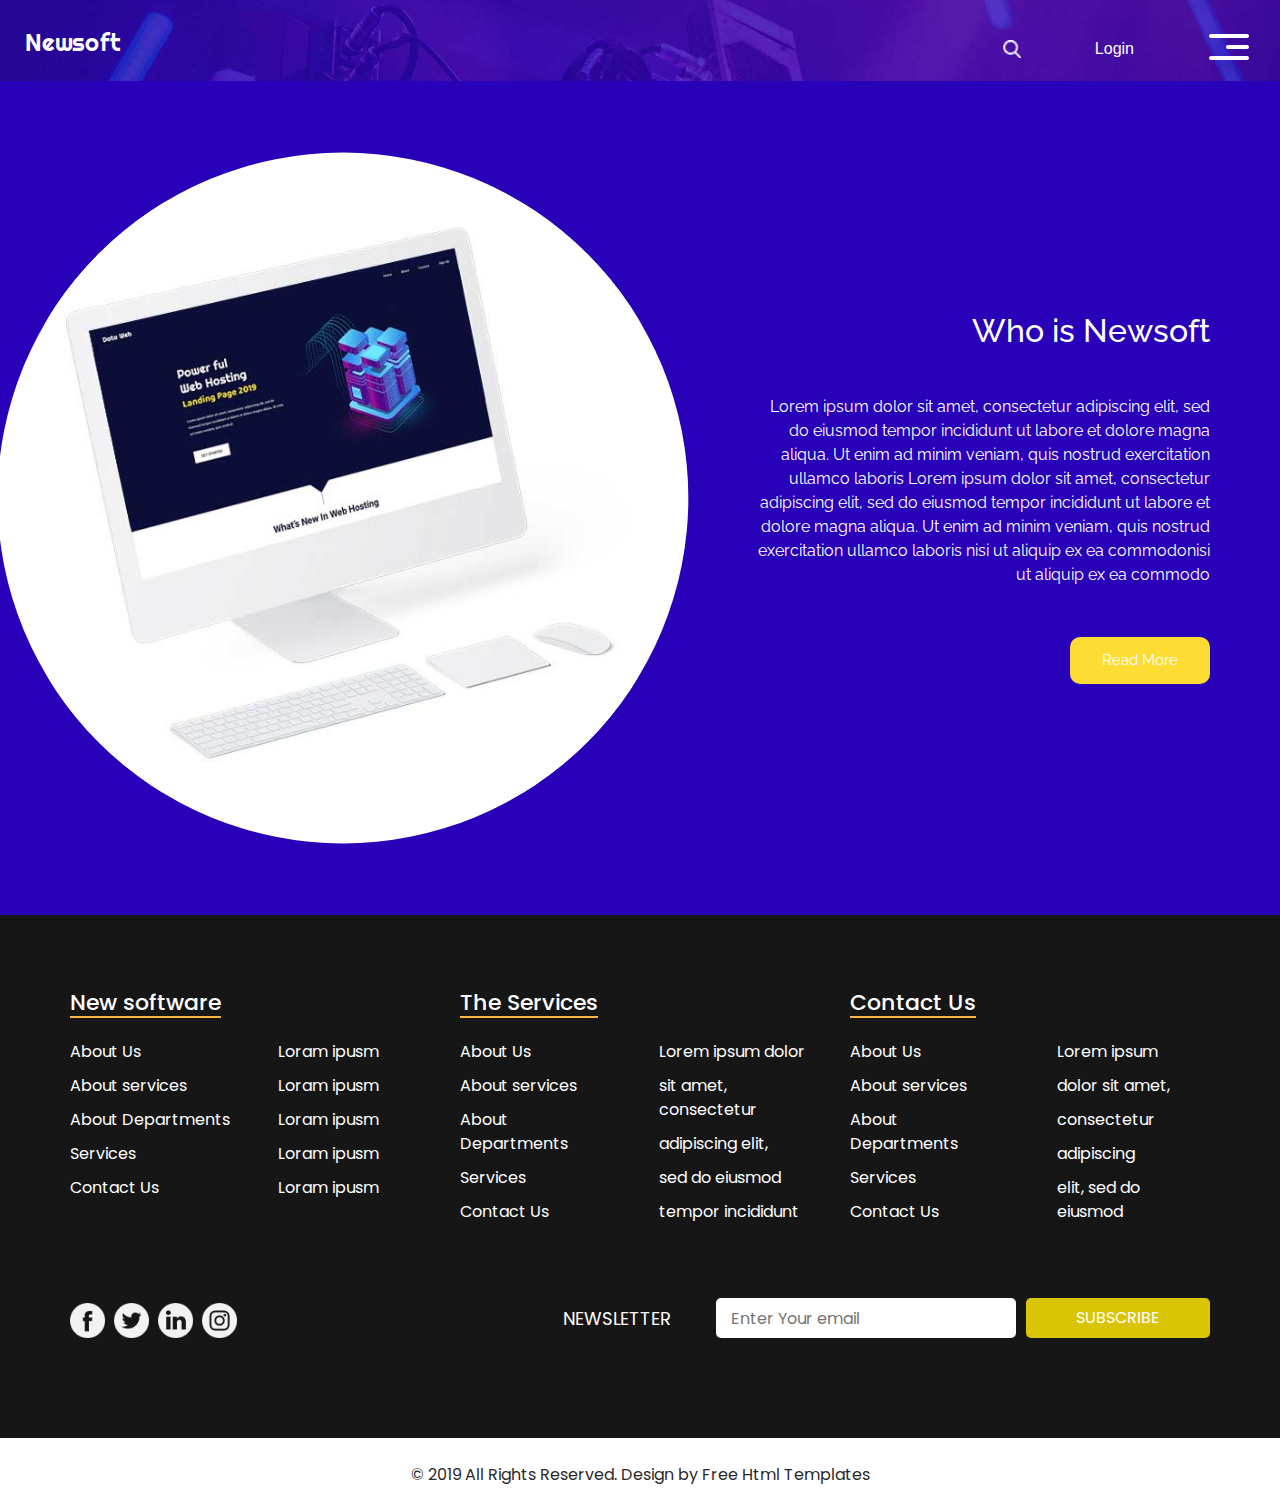
<file: about.html>
<!DOCTYPE html>
<html>

<head>
  <!-- Basic -->
  <meta charset="utf-8" />
  <meta http-equiv="X-UA-Compatible" content="IE=edge" />
  <!-- Mobile Metas -->
  <meta name="viewport" content="width=device-width, initial-scale=1, shrink-to-fit=no" />
  <!-- Site Metas -->
  <meta name="keywords" content="" />
  <meta name="description" content="" />
  <meta name="author" content="" />

  <title>Newsoft</title>

  <!-- slider stylesheet -->
  <link rel="stylesheet" type="text/css"
    href="https://cdnjs.cloudflare.com/ajax/libs/OwlCarousel2/2.1.3/assets/owl.carousel.min.css" />

  <!-- bootstrap core css -->
  <link rel="stylesheet" type="text/css" href="css/bootstrap.css" />

  <!-- fonts style -->
  <link href="https://fonts.googleapis.com/css?family=Poppins|Raleway:400,600|Righteous&display=swap"
    rel="stylesheet" />
  <!-- Custom styles for this template -->
  <link href="css/style.css" rel="stylesheet" />
  <!-- responsive style -->
  <link href="css/responsive.css" rel="stylesheet" />
</head>

<body>
  <div class="hero_area">
    <!-- header section strats -->
    <header class="header_section">
      <div class="container-fluid">
        <nav class="navbar navbar-expand-lg custom_nav-container">
          <a class="navbar-brand" href="index.html">
            <span>
              Newsoft
            </span>
          </a>

          <div class="navbar-collapse" id="">
            <div class="d-none d-lg-flex ml-auto flex-column flex-lg-row align-items-center mt-3">
              <form class="form-inline mb-3 mb-lg-0 ">
                <button class="btn  my-sm-0 nav_search-btn" type="submit"></button>
              </form>
              <ul class="navbar-nav  mr-5">
                <li class="nav-item mr-5">
                  <a class="nav-link" href="service.html">
                    <span>Login</span>
                  </a>
                </li>
              </ul>
            </div>

            <div class="custom_menu-btn">
              <button onclick="openNav()">
                <span class="s-1"> </span>
                <span class="s-2"> </span>
                <span class="s-3"> </span>
              </button>
            </div>
            <div id="myNav" class="overlay">
              <div class="overlay-content">
                <a href="index.html">Home</a>
                <a href="about.html">About</a>
                <a href="feature.html">Features</a>
                <a href="contact.html">Contact Us</a>
              </div>
            </div>
          </div>
        </nav>
      </div>
    </header>
    <!-- end header section -->
  </div>


  <!-- who section -->
  <section class="who_section layout_padding">
    <div class="container who_container">
      <div class="who_img-box">
        <img src="images/pc.jpg" alt="" />
      </div>
      <div class="who_deail-box">
        <h2>
          Who is Newsoft
        </h2>
        <p>
          Lorem ipsum dolor sit amet, consectetur adipiscing elit, sed do
          eiusmod tempor incididunt ut labore et dolore magna aliqua. Ut enim
          ad minim veniam, quis nostrud exercitation ullamco laboris Lorem
          ipsum dolor sit amet, consectetur adipiscing elit, sed do eiusmod
          tempor incididunt ut labore et dolore magna aliqua. Ut enim ad minim
          veniam, quis nostrud exercitation ullamco laboris nisi ut aliquip ex
          ea commodonisi ut aliquip ex ea commodo
        </p>
        <div>
          <a href="">
            Read More
          </a>
        </div>
      </div>
    </div>
  </section>

  <!-- end who section -->

  <!-- info section -->
  <section class="info_section layout_padding">
    <div class="container info_content">
      <div>
        <div class="row">
          <div class="col-md-4">
            <div class="d-flex">
              <h5>
                New software
              </h5>
            </div>
            <div class="d-flex ">
              <ul>
                <li>
                  <a href="">
                    About Us
                  </a>
                </li>
                <li>
                  <a href="">
                    About services
                  </a>
                </li>
                <li>
                  <a href="">
                    About Departments
                  </a>
                </li>
                <li>
                  <a href="">
                    Services
                  </a>
                </li>
                <li>
                  <a href="">
                    Contact Us
                  </a>
                </li>
              </ul>
              <ul class="ml-3 ml-md-5">
                <li>
                  <a href="">
                    Loram ipusm
                  </a>
                </li>
                <li>
                  <a href="">
                    Loram ipusm
                  </a>
                </li>
                <li>
                  <a href="">
                    Loram ipusm
                  </a>
                </li>
                <li>
                  <a href="">
                    Loram ipusm
                  </a>
                </li>
                <li>
                  <a href="">
                    Loram ipusm
                  </a>
                </li>
              </ul>
            </div>
          </div>
          <div class="col-md-4">
            <div class="d-flex">
              <h5>
                The Services
              </h5>
            </div>
            <div class="d-flex ">
              <ul>
                <li>
                  <a href="">
                    About Us
                  </a>
                </li>
                <li>
                  <a href="">
                    About services
                  </a>
                </li>
                <li>
                  <a href="">
                    About Departments
                  </a>
                </li>
                <li>
                  <a href="">
                    Services
                  </a>
                </li>
                <li>
                  <a href="">
                    Contact Us
                  </a>
                </li>
              </ul>
              <ul class="ml-3 ml-md-5">
                <li>
                  <a href="">
                    Lorem ipsum dolor
                  </a>
                </li>
                <li>
                  <a href="">
                    sit amet, consectetur
                  </a>
                </li>
                <li>
                  <a href="">
                    adipiscing elit,
                  </a>
                </li>
                <li>
                  <a href="">
                    sed do eiusmod
                  </a>
                </li>
                <li>
                  <a href="">
                    tempor incididunt
                  </a>
                </li>
              </ul>
            </div>
          </div>
          <div class="col-md-4">
            <div class="d-flex">
              <h5>
                Contact Us
              </h5>
            </div>
            <div class="d-flex ">
              <ul>
                <li>
                  <a href="">
                    About Us
                  </a>
                </li>
                <li>
                  <a href="">
                    About services
                  </a>
                </li>
                <li>
                  <a href="">
                    About Departments
                  </a>
                </li>
                <li>
                  <a href="">
                    Services
                  </a>
                </li>
                <li>
                  <a href="">
                    Contact Us
                  </a>
                </li>
              </ul>
              <ul class="ml-3 ml-md-5">
                <li>
                  <a href="">
                    Lorem ipsum
                  </a>
                </li>
                <li>
                  <a href="">
                    dolor sit amet,
                  </a>
                </li>
                <li>
                  <a href="">
                    consectetur
                  </a>
                </li>
                <li>
                  <a href="">
                    adipiscing
                  </a>
                </li>
                <li>
                  <a href="">
                    elit, sed do eiusmod
                  </a>
                </li>
              </ul>
            </div>
          </div>
        </div>
      </div>
      <div class="d-flex flex-column flex-lg-row justify-content-between align-items-center align-items-lg-baseline">
        <div class="social-box">
          <a href="">
            <img src="images/fb.png" alt="" />
          </a>

          <a href="">
            <img src="images/twitter.png" alt="" />
          </a>
          <a href="">
            <img src="images/linkedin1.png" alt="" />
          </a>
          <a href="">
            <img src="images/instagram1.png" alt="" />
          </a>
        </div>
        <div class="form_container mt-5">
          <form action="">
            <label for="subscribeMail">
              Newsletter
            </label>
            <input type="email" placeholder="Enter Your email" id="subscribeMail" />
            <button type="submit">
              Subscribe
            </button>
          </form>
        </div>
      </div>
    </div>
  </section>

  <!-- end info section -->

  <!-- footer section -->
  <section class="container-fluid footer_section">
    <p>
      &copy; 2019 All Rights Reserved. Design by
      <a href="https://html.design/">Free Html Templates</a>
    </p>
  </section>
  <!-- footer section -->

  <script type="text/javascript" src="js/jquery-3.4.1.min.js"></script>
  <script type="text/javascript" src="js/bootstrap.js"></script>

  <script>
    function openNav() {
      document.getElementById("myNav").classList.toggle("menu_width");
      document
        .querySelector(".custom_menu-btn")
        .classList.toggle("menu_btn-style");
    }
  </script>
</body>

</html>
</file>
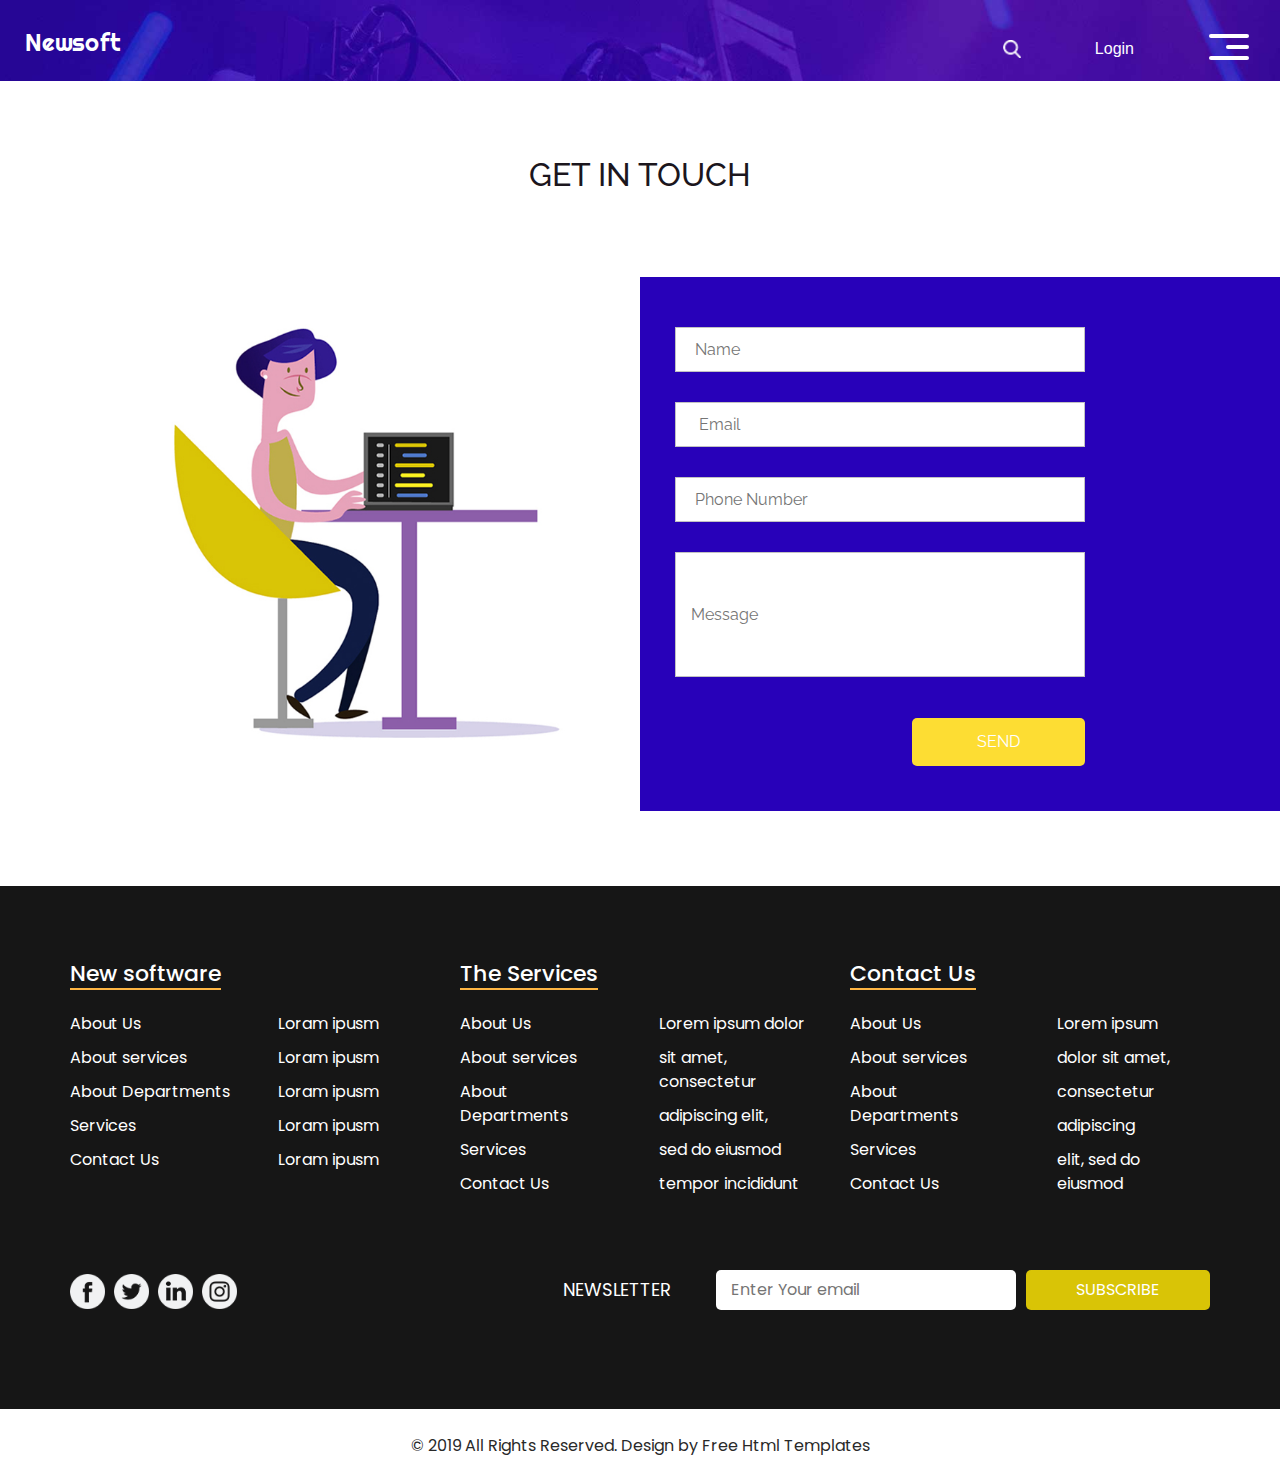
<file: contact.html>
<!DOCTYPE html>
<html>

<head>
  <!-- Basic -->
  <meta charset="utf-8" />
  <meta http-equiv="X-UA-Compatible" content="IE=edge" />
  <!-- Mobile Metas -->
  <meta name="viewport" content="width=device-width, initial-scale=1, shrink-to-fit=no" />
  <!-- Site Metas -->
  <meta name="keywords" content="" />
  <meta name="description" content="" />
  <meta name="author" content="" />

  <title>Newsoft</title>

  <!-- slider stylesheet -->
  <link rel="stylesheet" type="text/css"
    href="https://cdnjs.cloudflare.com/ajax/libs/OwlCarousel2/2.1.3/assets/owl.carousel.min.css" />

  <!-- bootstrap core css -->
  <link rel="stylesheet" type="text/css" href="css/bootstrap.css" />

  <!-- fonts style -->
  <link href="https://fonts.googleapis.com/css?family=Poppins|Raleway:400,600|Righteous&display=swap"
    rel="stylesheet" />
  <!-- Custom styles for this template -->
  <link href="css/style.css" rel="stylesheet" />
  <!-- responsive style -->
  <link href="css/responsive.css" rel="stylesheet" />
</head>

<body>
  <div class="hero_area">
    <!-- header section strats -->
    <header class="header_section">
      <div class="container-fluid">
        <nav class="navbar navbar-expand-lg custom_nav-container">
          <a class="navbar-brand" href="index.html">
            <span>
              Newsoft
            </span>
          </a>

          <div class="navbar-collapse" id="">
            <div class="d-none d-lg-flex ml-auto flex-column flex-lg-row align-items-center mt-3">
              <form class="form-inline mb-3 mb-lg-0 ">
                <button class="btn  my-sm-0 nav_search-btn" type="submit"></button>
              </form>
              <ul class="navbar-nav  mr-5">
                <li class="nav-item mr-5">
                  <a class="nav-link" href="service.html">
                    <span>Login</span>
                  </a>
                </li>
              </ul>
            </div>

            <div class="custom_menu-btn">
              <button onclick="openNav()">
                <span class="s-1"> </span>
                <span class="s-2"> </span>
                <span class="s-3"> </span>
              </button>
            </div>
            <div id="myNav" class="overlay">
              <div class="overlay-content">
                <a href="index.html">Home</a>
                <a href="about.html">About</a>
                <a href="feature.html">Features</a>
                <a href="contact.html">Contact Us</a>
              </div>
            </div>
          </div>
        </nav>
      </div>
    </header>
    <!-- end header section -->
  </div>

  <!-- contact section -->
  <section class="contact_section layout_padding">
    <div class="container d-flex justify-content-center">
      <h2 class="text-uppercase">
        Get in touch
      </h2>
    </div>
    <div class="container-fluid layout_padding-top">
      <div class="row">
        <div class="col-md-6">
          <div class="col-md-10 offset-md-2">
            <div class="contact_img-box">
              <img src="images/form-img.jpg" alt="" />
            </div>
          </div>
        </div>
        <div class="col-md-6 form_bg px-0">
          <div class="col-md-10 px-0">
            <form action="">
              <div class="contact_form-container">
                <div>
                  <div>
                    <input type="text" placeholder=" Name" />
                  </div>
                  <div>
                    <input type="email" placeholder="  Email" />
                  </div>

                  <div>
                    <input type="text" placeholder=" Phone Number" />
                  </div>

                  <div>
                    <input type="text" placeholder="Message" class="message_input" />
                  </div>
                  <div class="mt-3 d-flex justify-content-end">
                    <button type="submit">
                      Send
                    </button>
                  </div>
                </div>
              </div>
            </form>
          </div>
        </div>
      </div>
    </div>
  </section>
  <!-- end contact section -->

  <!-- info section -->
  <section class="info_section layout_padding">
    <div class="container info_content">
      <div>
        <div class="row">
          <div class="col-md-4">
            <div class="d-flex">
              <h5>
                New software
              </h5>
            </div>
            <div class="d-flex ">
              <ul>
                <li>
                  <a href="">
                    About Us
                  </a>
                </li>
                <li>
                  <a href="">
                    About services
                  </a>
                </li>
                <li>
                  <a href="">
                    About Departments
                  </a>
                </li>
                <li>
                  <a href="">
                    Services
                  </a>
                </li>
                <li>
                  <a href="">
                    Contact Us
                  </a>
                </li>
              </ul>
              <ul class="ml-3 ml-md-5">
                <li>
                  <a href="">
                    Loram ipusm
                  </a>
                </li>
                <li>
                  <a href="">
                    Loram ipusm
                  </a>
                </li>
                <li>
                  <a href="">
                    Loram ipusm
                  </a>
                </li>
                <li>
                  <a href="">
                    Loram ipusm
                  </a>
                </li>
                <li>
                  <a href="">
                    Loram ipusm
                  </a>
                </li>
              </ul>
            </div>
          </div>
          <div class="col-md-4">
            <div class="d-flex">
              <h5>
                The Services
              </h5>
            </div>
            <div class="d-flex ">
              <ul>
                <li>
                  <a href="">
                    About Us
                  </a>
                </li>
                <li>
                  <a href="">
                    About services
                  </a>
                </li>
                <li>
                  <a href="">
                    About Departments
                  </a>
                </li>
                <li>
                  <a href="">
                    Services
                  </a>
                </li>
                <li>
                  <a href="">
                    Contact Us
                  </a>
                </li>
              </ul>
              <ul class="ml-3 ml-md-5">
                <li>
                  <a href="">
                    Lorem ipsum dolor
                  </a>
                </li>
                <li>
                  <a href="">
                    sit amet, consectetur
                  </a>
                </li>
                <li>
                  <a href="">
                    adipiscing elit,
                  </a>
                </li>
                <li>
                  <a href="">
                    sed do eiusmod
                  </a>
                </li>
                <li>
                  <a href="">
                    tempor incididunt
                  </a>
                </li>
              </ul>
            </div>
          </div>
          <div class="col-md-4">
            <div class="d-flex">
              <h5>
                Contact Us
              </h5>
            </div>
            <div class="d-flex ">
              <ul>
                <li>
                  <a href="">
                    About Us
                  </a>
                </li>
                <li>
                  <a href="">
                    About services
                  </a>
                </li>
                <li>
                  <a href="">
                    About Departments
                  </a>
                </li>
                <li>
                  <a href="">
                    Services
                  </a>
                </li>
                <li>
                  <a href="">
                    Contact Us
                  </a>
                </li>
              </ul>
              <ul class="ml-3 ml-md-5">
                <li>
                  <a href="">
                    Lorem ipsum
                  </a>
                </li>
                <li>
                  <a href="">
                    dolor sit amet,
                  </a>
                </li>
                <li>
                  <a href="">
                    consectetur
                  </a>
                </li>
                <li>
                  <a href="">
                    adipiscing
                  </a>
                </li>
                <li>
                  <a href="">
                    elit, sed do eiusmod
                  </a>
                </li>
              </ul>
            </div>
          </div>
        </div>
      </div>
      <div class="d-flex flex-column flex-lg-row justify-content-between align-items-center align-items-lg-baseline">
        <div class="social-box">
          <a href="">
            <img src="images/fb.png" alt="" />
          </a>

          <a href="">
            <img src="images/twitter.png" alt="" />
          </a>
          <a href="">
            <img src="images/linkedin1.png" alt="" />
          </a>
          <a href="">
            <img src="images/instagram1.png" alt="" />
          </a>
        </div>
        <div class="form_container mt-5">
          <form action="">
            <label for="subscribeMail">
              Newsletter
            </label>
            <input type="email" placeholder="Enter Your email" id="subscribeMail" />
            <button type="submit">
              Subscribe
            </button>
          </form>
        </div>
      </div>
    </div>
  </section>

  <!-- end info section -->

  <!-- footer section -->
  <section class="container-fluid footer_section">
    <p>
      &copy; 2019 All Rights Reserved. Design by
      <a href="https://html.design/">Free Html Templates</a>
    </p>
  </section>
  <!-- footer section -->

  <script type="text/javascript" src="js/jquery-3.4.1.min.js"></script>
  <script type="text/javascript" src="js/bootstrap.js"></script>

  <script>
    function openNav() {
      document.getElementById("myNav").classList.toggle("menu_width");
      document
        .querySelector(".custom_menu-btn")
        .classList.toggle("menu_btn-style");
    }
  </script>
</body>

</html>
</file>
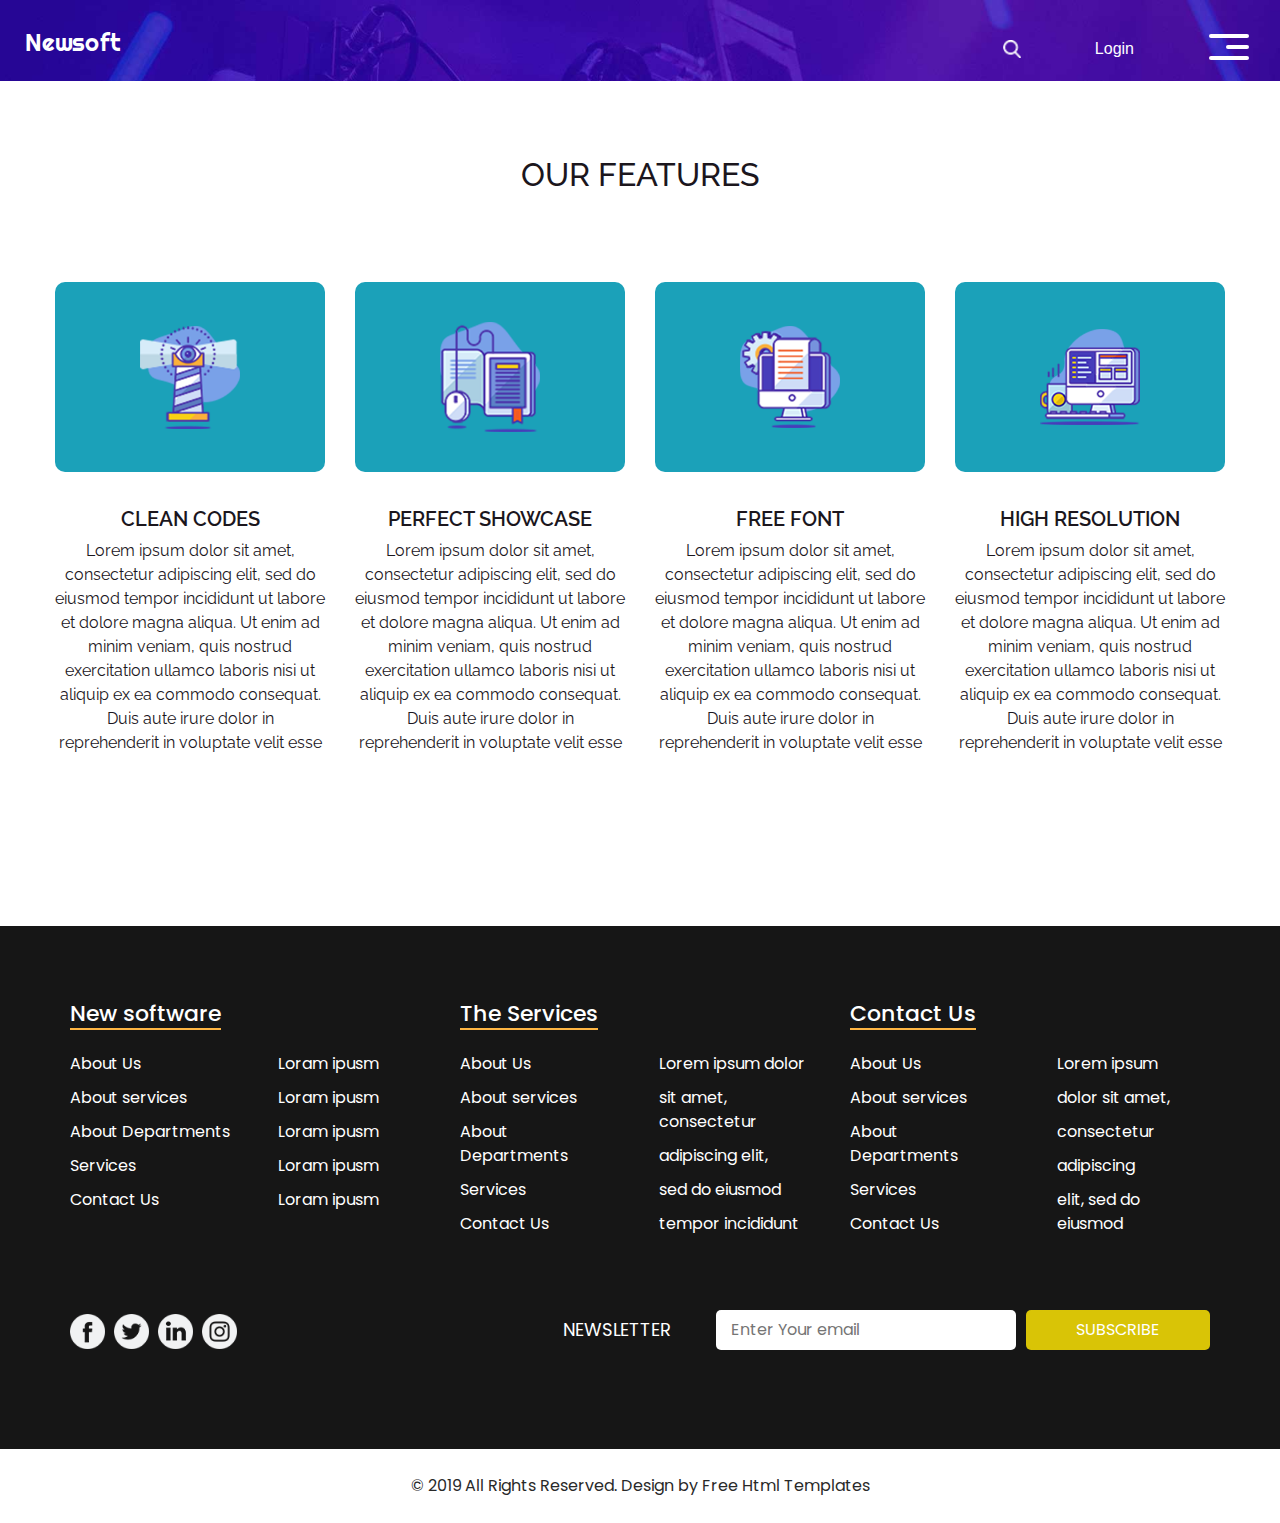
<file: feature.html>
<!DOCTYPE html>
<html>

<head>
  <!-- Basic -->
  <meta charset="utf-8" />
  <meta http-equiv="X-UA-Compatible" content="IE=edge" />
  <!-- Mobile Metas -->
  <meta name="viewport" content="width=device-width, initial-scale=1, shrink-to-fit=no" />
  <!-- Site Metas -->
  <meta name="keywords" content="" />
  <meta name="description" content="" />
  <meta name="author" content="" />

  <title>Newsoft</title>

  <!-- slider stylesheet -->
  <link rel="stylesheet" type="text/css"
    href="https://cdnjs.cloudflare.com/ajax/libs/OwlCarousel2/2.1.3/assets/owl.carousel.min.css" />

  <!-- bootstrap core css -->
  <link rel="stylesheet" type="text/css" href="css/bootstrap.css" />

  <!-- fonts style -->
  <link href="https://fonts.googleapis.com/css?family=Poppins|Raleway:400,600|Righteous&display=swap"
    rel="stylesheet" />
  <!-- Custom styles for this template -->
  <link href="css/style.css" rel="stylesheet" />
  <!-- responsive style -->
  <link href="css/responsive.css" rel="stylesheet" />
</head>

<body>
  <div class="hero_area">
    <!-- header section strats -->
    <header class="header_section">
      <div class="container-fluid">
        <nav class="navbar navbar-expand-lg custom_nav-container">
          <a class="navbar-brand" href="index.html">
            <span>
              Newsoft
            </span>
          </a>

          <div class="navbar-collapse" id="">
            <div class="d-none d-lg-flex ml-auto flex-column flex-lg-row align-items-center mt-3">
              <form class="form-inline mb-3 mb-lg-0 ">
                <button class="btn  my-sm-0 nav_search-btn" type="submit"></button>
              </form>
              <ul class="navbar-nav  mr-5">
                <li class="nav-item mr-5">
                  <a class="nav-link" href="service.html">
                    <span>Login</span>
                  </a>
                </li>
              </ul>
            </div>

            <div class="custom_menu-btn">
              <button onclick="openNav()">
                <span class="s-1"> </span>
                <span class="s-2"> </span>
                <span class="s-3"> </span>
              </button>
            </div>
            <div id="myNav" class="overlay">
              <div class="overlay-content">
                <a href="index.html">Home</a>
                <a href="about.html">About</a>
                <a href="feature.html">Features</a>
                <a href="contact.html">Contact Us</a>
              </div>
            </div>
          </div>
        </nav>
      </div>
    </header>
    <!-- end header section -->
  </div>



  <!-- feature section  -->
  <section class="feature_section layout_padding">
    <div class="container">
      <h2 class="text-uppercase">
        Our Features
      </h2>
    </div>
    <div class="">
      <div class="feature_card-container layout_padding2">
        <div class="feature_card">
          <div class="feature_img-container">
            <div class="feature_img-box">
              <img src="images/f1.png" alt="" />
            </div>
          </div>
          <div class="feature_detail-box">
            <h4>
              CLEAN CODES
            </h4>
            <p>
              Lorem ipsum dolor sit amet, consectetur adipiscing elit, sed do
              eiusmod tempor incididunt ut labore et dolore magna aliqua. Ut
              enim ad minim veniam, quis nostrud exercitation ullamco laboris
              nisi ut aliquip ex ea commodo consequat. Duis aute irure dolor
              in reprehenderit in voluptate velit esse
            </p>
          </div>
        </div>
        <div class="feature_card">
          <div class="feature_img-container">
            <div class="feature_img-box">
              <img src="images/f2.png" alt="" />
            </div>
          </div>
          <div class="feature_detail-box">
            <h4>
              PERFECT SHOWCASE
            </h4>
            <p>
              Lorem ipsum dolor sit amet, consectetur adipiscing elit, sed do
              eiusmod tempor incididunt ut labore et dolore magna aliqua. Ut
              enim ad minim veniam, quis nostrud exercitation ullamco laboris
              nisi ut aliquip ex ea commodo consequat. Duis aute irure dolor
              in reprehenderit in voluptate velit esse
            </p>
          </div>
        </div>
        <div class="feature_card">
          <div class="feature_img-container">
            <div class="feature_img-box">
              <img src="images/f3.png" alt="" />
            </div>
          </div>
          <div class="feature_detail-box">
            <h4>
              FREE FONT
            </h4>
            <p>
              Lorem ipsum dolor sit amet, consectetur adipiscing elit, sed do
              eiusmod tempor incididunt ut labore et dolore magna aliqua. Ut
              enim ad minim veniam, quis nostrud exercitation ullamco laboris
              nisi ut aliquip ex ea commodo consequat. Duis aute irure dolor
              in reprehenderit in voluptate velit esse
            </p>
          </div>
        </div>
        <div class="feature_card">
          <div class="feature_img-container">
            <div class="feature_img-box">
              <img src="images/f4.png" alt="" />
            </div>
          </div>
          <div class="feature_detail-box">
            <h4>
              HIGH RESOLUTION
            </h4>
            <p>
              Lorem ipsum dolor sit amet, consectetur adipiscing elit, sed do
              eiusmod tempor incididunt ut labore et dolore magna aliqua. Ut
              enim ad minim veniam, quis nostrud exercitation ullamco laboris
              nisi ut aliquip ex ea commodo consequat. Duis aute irure dolor
              in reprehenderit in voluptate velit esse
            </p>
          </div>
        </div>
      </div>
    </div>
  </section>

  <!-- end feature section -->

  <!-- info section -->
  <section class="info_section layout_padding">
    <div class="container info_content">
      <div>
        <div class="row">
          <div class="col-md-4">
            <div class="d-flex">
              <h5>
                New software
              </h5>
            </div>
            <div class="d-flex ">
              <ul>
                <li>
                  <a href="">
                    About Us
                  </a>
                </li>
                <li>
                  <a href="">
                    About services
                  </a>
                </li>
                <li>
                  <a href="">
                    About Departments
                  </a>
                </li>
                <li>
                  <a href="">
                    Services
                  </a>
                </li>
                <li>
                  <a href="">
                    Contact Us
                  </a>
                </li>
              </ul>
              <ul class="ml-3 ml-md-5">
                <li>
                  <a href="">
                    Loram ipusm
                  </a>
                </li>
                <li>
                  <a href="">
                    Loram ipusm
                  </a>
                </li>
                <li>
                  <a href="">
                    Loram ipusm
                  </a>
                </li>
                <li>
                  <a href="">
                    Loram ipusm
                  </a>
                </li>
                <li>
                  <a href="">
                    Loram ipusm
                  </a>
                </li>
              </ul>
            </div>
          </div>
          <div class="col-md-4">
            <div class="d-flex">
              <h5>
                The Services
              </h5>
            </div>
            <div class="d-flex ">
              <ul>
                <li>
                  <a href="">
                    About Us
                  </a>
                </li>
                <li>
                  <a href="">
                    About services
                  </a>
                </li>
                <li>
                  <a href="">
                    About Departments
                  </a>
                </li>
                <li>
                  <a href="">
                    Services
                  </a>
                </li>
                <li>
                  <a href="">
                    Contact Us
                  </a>
                </li>
              </ul>
              <ul class="ml-3 ml-md-5">
                <li>
                  <a href="">
                    Lorem ipsum dolor
                  </a>
                </li>
                <li>
                  <a href="">
                    sit amet, consectetur
                  </a>
                </li>
                <li>
                  <a href="">
                    adipiscing elit,
                  </a>
                </li>
                <li>
                  <a href="">
                    sed do eiusmod
                  </a>
                </li>
                <li>
                  <a href="">
                    tempor incididunt
                  </a>
                </li>
              </ul>
            </div>
          </div>
          <div class="col-md-4">
            <div class="d-flex">
              <h5>
                Contact Us
              </h5>
            </div>
            <div class="d-flex ">
              <ul>
                <li>
                  <a href="">
                    About Us
                  </a>
                </li>
                <li>
                  <a href="">
                    About services
                  </a>
                </li>
                <li>
                  <a href="">
                    About Departments
                  </a>
                </li>
                <li>
                  <a href="">
                    Services
                  </a>
                </li>
                <li>
                  <a href="">
                    Contact Us
                  </a>
                </li>
              </ul>
              <ul class="ml-3 ml-md-5">
                <li>
                  <a href="">
                    Lorem ipsum
                  </a>
                </li>
                <li>
                  <a href="">
                    dolor sit amet,
                  </a>
                </li>
                <li>
                  <a href="">
                    consectetur
                  </a>
                </li>
                <li>
                  <a href="">
                    adipiscing
                  </a>
                </li>
                <li>
                  <a href="">
                    elit, sed do eiusmod
                  </a>
                </li>
              </ul>
            </div>
          </div>
        </div>
      </div>
      <div class="d-flex flex-column flex-lg-row justify-content-between align-items-center align-items-lg-baseline">
        <div class="social-box">
          <a href="">
            <img src="images/fb.png" alt="" />
          </a>

          <a href="">
            <img src="images/twitter.png" alt="" />
          </a>
          <a href="">
            <img src="images/linkedin1.png" alt="" />
          </a>
          <a href="">
            <img src="images/instagram1.png" alt="" />
          </a>
        </div>
        <div class="form_container mt-5">
          <form action="">
            <label for="subscribeMail">
              Newsletter
            </label>
            <input type="email" placeholder="Enter Your email" id="subscribeMail" />
            <button type="submit">
              Subscribe
            </button>
          </form>
        </div>
      </div>
    </div>
  </section>

  <!-- end info section -->

  <!-- footer section -->
  <section class="container-fluid footer_section">
    <p>
      &copy; 2019 All Rights Reserved. Design by
      <a href="https://html.design/">Free Html Templates</a>
    </p>
  </section>
  <!-- footer section -->

  <script type="text/javascript" src="js/jquery-3.4.1.min.js"></script>
  <script type="text/javascript" src="js/bootstrap.js"></script>

  <script>
    function openNav() {
      document.getElementById("myNav").classList.toggle("menu_width");
      document
        .querySelector(".custom_menu-btn")
        .classList.toggle("menu_btn-style");
    }
  </script>
</body>

</html>
</file>
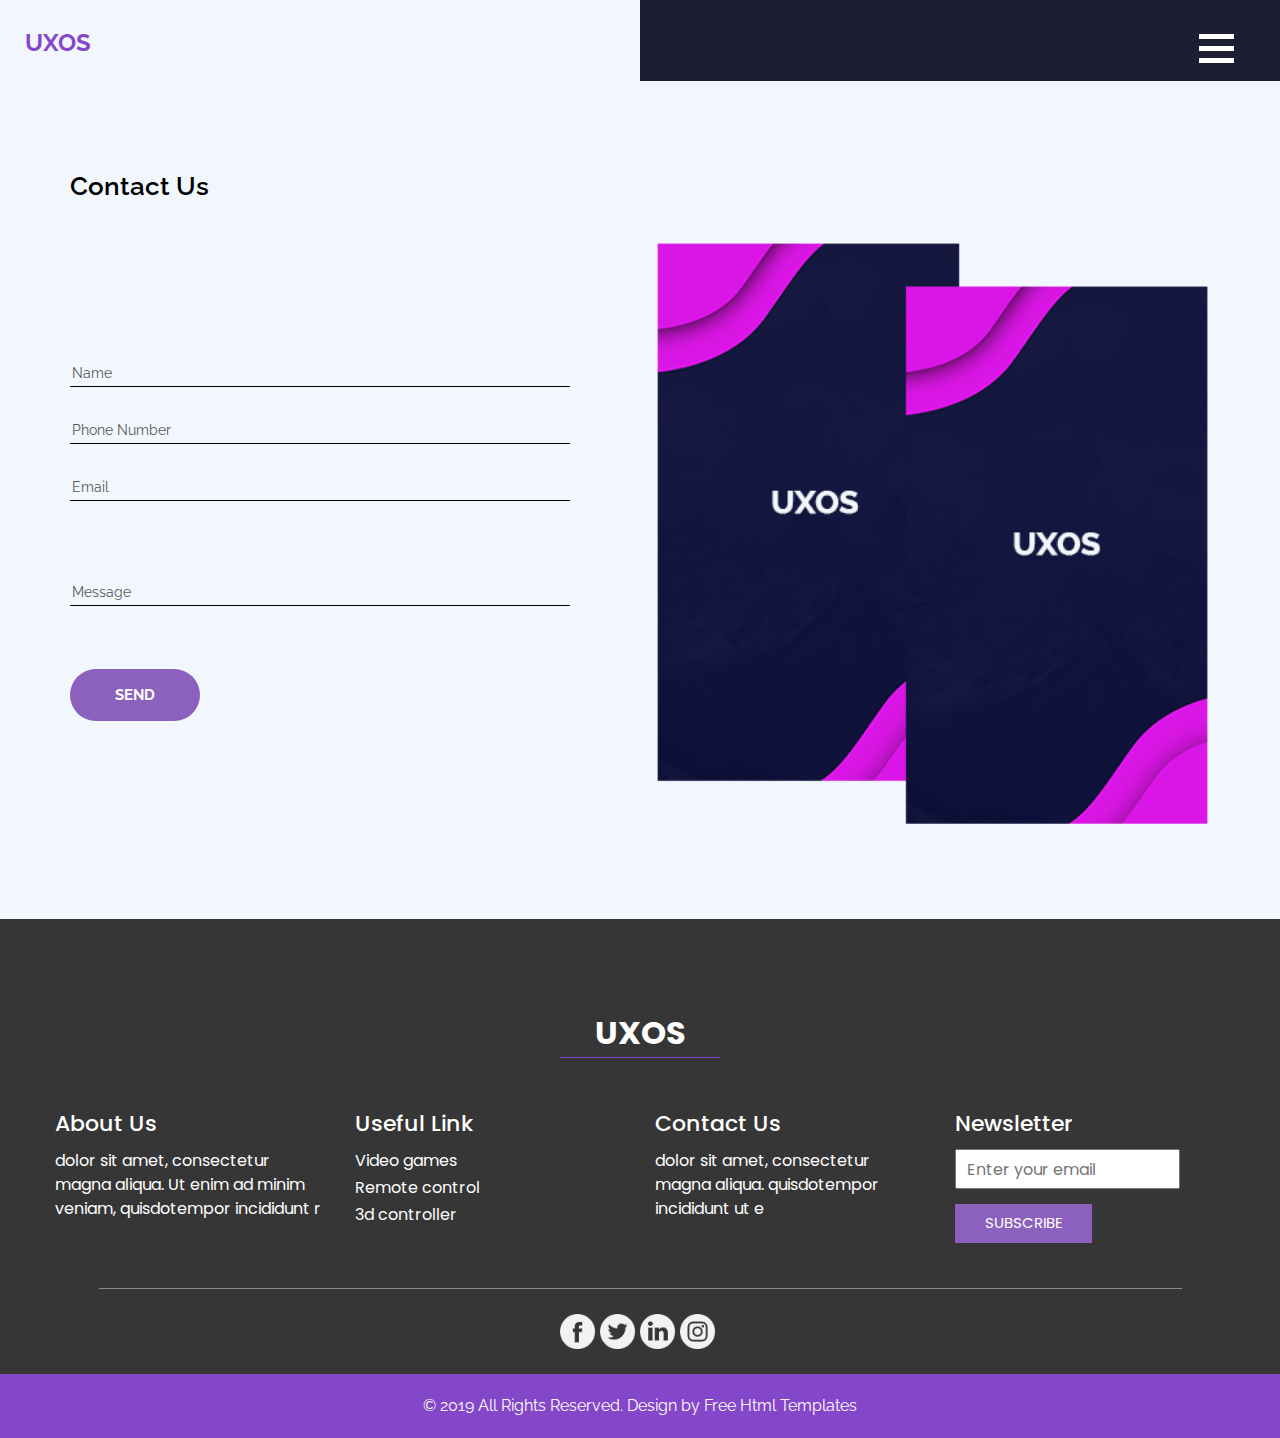
<file: app/contact.html>
<!DOCTYPE html>
<html>

<head>
  <!-- Basic -->
  <meta charset="utf-8" />
  <meta http-equiv="X-UA-Compatible" content="IE=edge" />
  <!-- Mobile Metas -->
  <meta name="viewport" content="width=device-width, initial-scale=1, shrink-to-fit=no" />
  <!-- Site Metas -->
  <meta name="keywords" content="" />
  <meta name="description" content="" />
  <meta name="author" content="" />

  <title>UXOS</title>

  <!-- slider stylesheet -->
  <link rel="stylesheet" type="text/css" href="https://cdnjs.cloudflare.com/ajax/libs/OwlCarousel2/2.1.3/assets/owl.carousel.min.css" />

  <!-- bootstrap core css -->
  <link rel="stylesheet" type="text/css" href="css/bootstrap.css" />

  <!-- fonts style -->
  <link href="https://fonts.googleapis.com/css?family=Open+Sans:400,700|Poppins:400,700|Raleway:400,700&display=swap" rel="stylesheet" />

  <!-- Custom styles for this template -->
  <link href="css/style.css" rel="stylesheet" />
  <!-- responsive style -->
  <link href="css/responsive.css" rel="stylesheet" />
</head>

<body class="sub_page">
  <div class="hero_area">
    <!-- header section strats -->
    <header class="header_section">
      <div class="container-fluid">
        <nav class="navbar navbar-expand-lg custom_nav-container">
          <a class="navbar-brand" href="index.html">
            <span>
              UXOS
            </span>
          </a>

          <div class="navbar-collapse" id="">
            <div class="custom_menu-btn">
              <button onclick="openNav()">
                <span class="s-1"> </span>
                <span class="s-2"> </span>
                <span class="s-3"> </span>
              </button>
            </div>
            <div id="myNav" class="overlay">
              <div class="overlay-content">
                <a href="https://locarodix.com">WEBSITE</a>
                <br>
                <a href="">STORE</a>
                <br>
                <a href="index.html">HOME</a>
                <br>
                <a href="feature.html">POLICIY</a>
                <br>
                <a href="contact.html">CONTACT US</a>
              </div>
            </div>
          </div>
        </nav>
      </div>
    </header>
    <!-- end header section -->
  </div>


  <!-- contact section -->
  <section class="contact_section layout_padding">
    <div class="container">
      <div class="d-flex ">
        <h2>
          Contact Us
        </h2>
      </div>
      <div class="row">
        <div class="col-md-6">

          <form action="">
            <div class="contact_form-container">
              <div>
                <div>
                  <input type="text" placeholder="Name">
                </div>
                <div>
                  <input type="text" placeholder="Phone Number">
                </div>
                <div>
                  <input type="email" placeholder="Email">
                </div>
                <div class="mt-5">
                  <input type="text" placeholder="Message">
                </div>
                <div class="mt-5">
                  <button type="submit">
                    send
                  </button>
                </div>
              </div>

            </div>

          </form>
        </div>
        <div class="col-md-6">
          <div class="contact_img-box">
            <img src="images/contact-img.png" alt="">
          </div>
        </div>
      </div>
    </div>
  </section>

  <!-- end contact section -->
  <!-- info section -->
  <section class="info_section layout_padding-top">
    <div class="info_logo-box">
      <h2>
        UXOS
      </h2>
    </div>
    <div class="container layout_padding2">
      <div class="row">
        <div class="col-md-3">
          <h5>
            About Us
          </h5>
          <p>
            dolor sit amet, consectetur magna aliqua. Ut enim ad minim veniam, quisdotempor incididunt r
          </p>
        </div>
        <div class="col-md-3">
          <h5>
            Useful Link
          </h5>
          <ul>
            <li>
              <a href="">
                Video games
              </a>
            </li>
            <li>
              <a href="">
                Remote control
              </a>
            </li>
            <li>
              <a href="">
                3d controller
              </a>
            </li>
          </ul>
        </div>
        <div class="col-md-3">
          <h5>
            Contact Us
          </h5>
          <p>
            dolor sit amet, consectetur magna aliqua. quisdotempor incididunt ut e
          </p>
        </div>
        <div class="col-md-3">

          <div class="subscribe_container">
            <h5>
              Newsletter
            </h5>
            <div class="form_container">
              <form action="">
                <input type="email" placeholder="Enter your email">
                <button type="submit">
                  Subscribe
                </button>
              </form>
            </div>
          </div>

        </div>
      </div>
    </div>
    <div class="container">
      <div class="social_container">

        <div class="social-box">
          <a href="">
            <img src="images/fb.png" alt="">
          </a>

          <a href="">
            <img src="images/twitter.png" alt="">
          </a>
          <a href="">
            <img src="images/linkedin.png" alt="">
          </a>
          <a href="">
            <img src="images/instagram.png" alt="">
          </a>
        </div>
      </div>
    </div>
  </section>

  <!-- end info section -->
  <!-- footer section -->
  <section class="container-fluid footer_section">
    <p>
      &copy; 2019 All Rights Reserved. Design by
      <a href="https://html.design/">Free Html Templates</a>
    </p>
  </section>
  <!-- footer section -->

  <script type="text/javascript" src="js/jquery-3.4.1.min.js"></script>
  <script type="text/javascript" src="js/bootstrap.js"></script>

  <script>
    function openNav() {
      document.getElementById("myNav").classList.toggle("menu_width");
      document
        .querySelector(".custom_menu-btn")
        .classList.toggle("menu_btn-style");
    }
  </script>
</body>

</html>
</file>
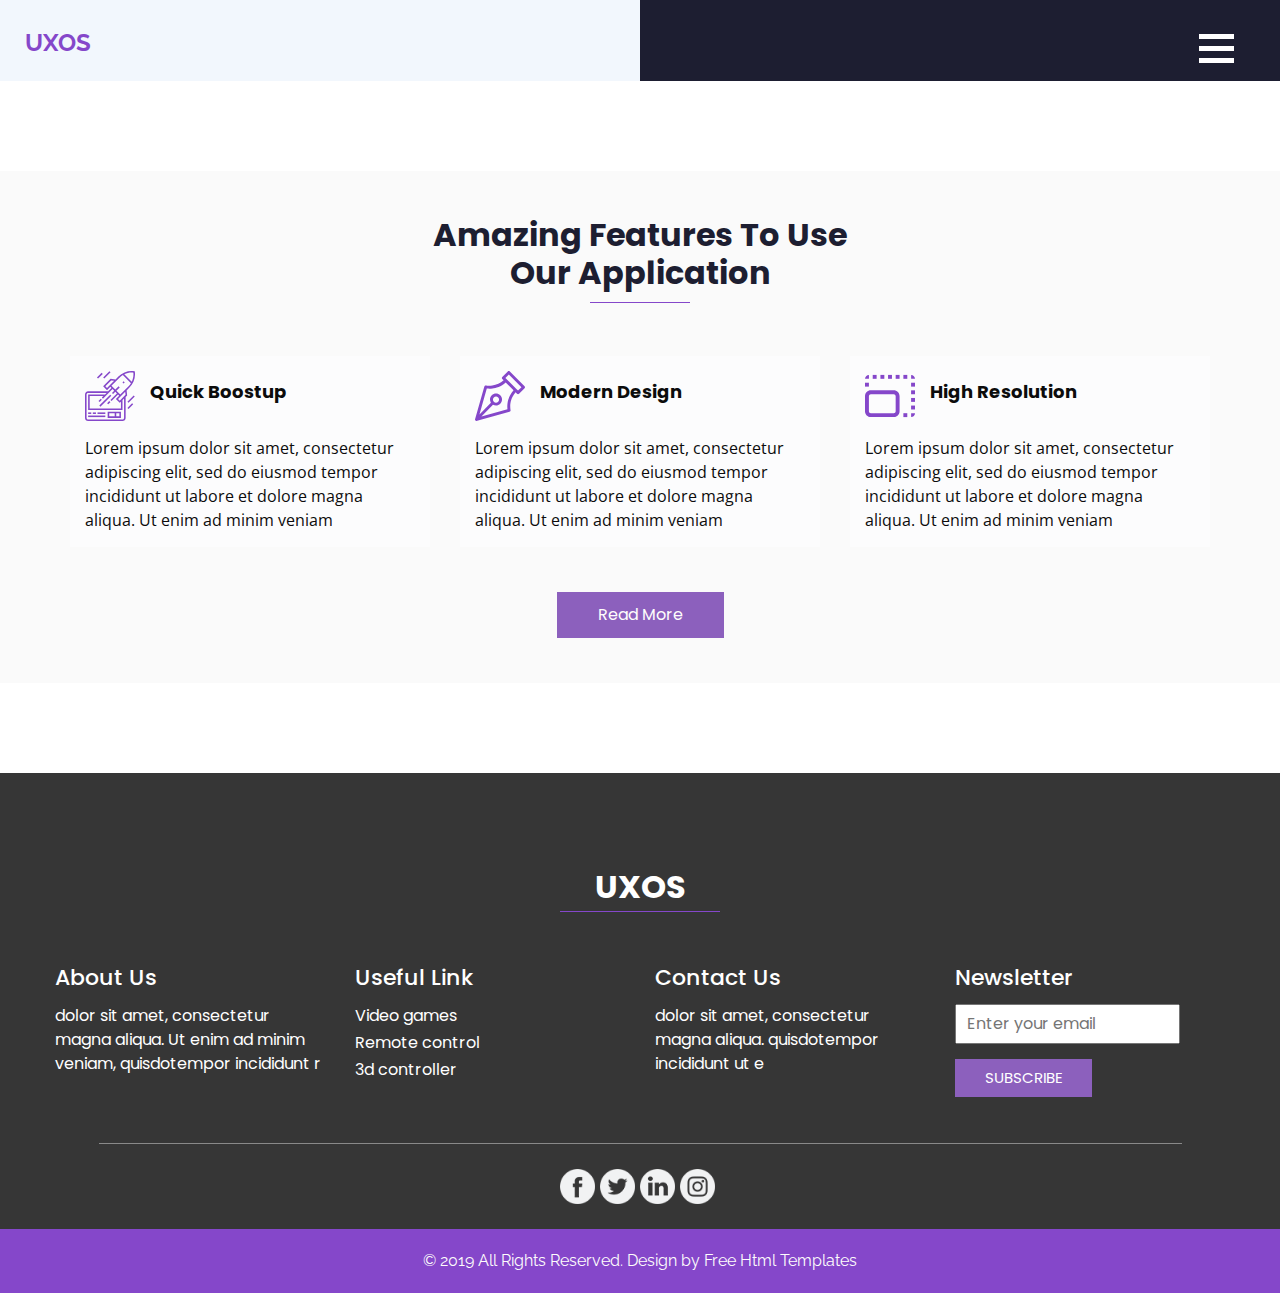
<file: app/feature.html>
<!DOCTYPE html>
<html>

<head>
  <!-- Basic -->
  <meta charset="utf-8" />
  <meta http-equiv="X-UA-Compatible" content="IE=edge" />
  <!-- Mobile Metas -->
  <meta name="viewport" content="width=device-width, initial-scale=1, shrink-to-fit=no" />
  <!-- Site Metas -->
  <meta name="keywords" content="" />
  <meta name="description" content="" />
  <meta name="author" content="" />

  <title>UXOS</title>

  <!-- slider stylesheet -->
  <link rel="stylesheet" type="text/css" href="https://cdnjs.cloudflare.com/ajax/libs/OwlCarousel2/2.1.3/assets/owl.carousel.min.css" />

  <!-- bootstrap core css -->
  <link rel="stylesheet" type="text/css" href="css/bootstrap.css" />

  <!-- fonts style -->
  <link href="https://fonts.googleapis.com/css?family=Open+Sans:400,700|Poppins:400,700|Raleway:400,700&display=swap" rel="stylesheet" />

  <!-- Custom styles for this template -->
  <link href="css/style.css" rel="stylesheet" />
  <!-- responsive style -->
  <link href="css/responsive.css" rel="stylesheet" />
</head>

<body class="sub_page">
  <div class="hero_area">
    <!-- header section strats -->
    <header class="header_section">
      <div class="container-fluid">
        <nav class="navbar navbar-expand-lg custom_nav-container">
          <a class="navbar-brand" href="index.html">
            <span>
              UXOS
            </span>
          </a>

          <div class="navbar-collapse" id="">
            <div class="custom_menu-btn">
              <button onclick="openNav()">
                <span class="s-1"> </span>
                <span class="s-2"> </span>
                <span class="s-3"> </span>
              </button>
            </div>
            <div id="myNav" class="overlay">
              <div class="overlay-content">
                <a href="index.html">HOME</a>
                <a href="about.html">ABOUT</a>
                <a href="feature.html">FEATURE</a>
                <a href="contact.html">CONTACT US</a>
              </div>
            </div>
          </div>
        </nav>
      </div>
    </header>
    <!-- end header section -->
  </div>

  <!-- feature section -->
  <section class="feature_section layout_padding2 layout_margin">
    <div class="container">
      <div class="heading_container">
        <h2>
          Amazing Features To Use <br />
          Our Application
        </h2>
      </div>
    </div>
    <div class="container">
      <div class="row">
        <div class="col-md-4">
          <div class="box">
            <div class="head-box">
              <div class="img-box">
                <svg height="512pt" viewBox="0 0 512 512.08926" width="512pt" xmlns="http://www.w3.org/2000/svg">
                  <path d="m383.808594 117.007812 11.316406-11.3125 11.3125 11.3125-11.3125 11.3125zm0 0" />
                  <path d="m146.390625 354.433594 112-112 11.3125 11.3125-112 112zm0 0" />
                  <path d="m32.042969 456.089844h176v16h-176zm0 0" />
                  <path d="m32.042969 424.089844h32v16h-32zm0 0" />
                  <path d="m80.042969 424.089844h32v16h-32zm0 0" />
                  <path d="m128.042969 424.089844h80v16h-80zm0 0" />
                  <path
                    d="m455.078125 170.191406c42.605469-42.335937 63.105469-102.078125 55.460937-161.652344l-.796874-6.179687-6.175782-.796875c-59.574218-7.621094-119.304687 12.886719-161.632812 55.496094l-28.945313 28.949218-50.910156-5.65625-76.257813 76.257813 39.601563 39.601563 33.933594-33.945313 11.601562 11.601563-34.222656 34.222656h-204.691406c-17.671875 0-32.0000002 14.328125-32.0000002 32v240c0 17.671875 14.3281252 32 32.0000002 32h352c17.675781 0 32-14.328125 32-32v-214.296875l15.738281-15.734375-5.65625-50.90625zm40.253906-153.398437c2.945313 31.992187-2.863281 64.183593-16.800781 93.128906l-76.320312-76.328125c28.949218-13.929688 61.132812-19.734375 93.121093-16.800781zm-247.289062 134.160156-22.621094 22.632813-16.976563-16.976563 59.503907-59.511719 30.550781 3.398438-27.679688 27.671875zm34.226562 34.222656 16.6875 16.691407-22.632812 22.621093 11.3125 11.3125 22.632812-22.625 16.6875 16.691407-66.632812 66.621093 11.3125 11.3125 66.632812-66.625 11.597657 11.601563-33.941407 33.945312 39.597657 39.589844 12.519531-12.527344v70.304688h-320v-128h140.691406l-16.410156 16.398437 11.3125 11.3125zm117.773438 294.914063c0 8.835937-7.160157 16-16 16h-352c-8.835938 0-16-7.164063-16-16v-240c0-8.835938 7.164062-16 16-16h188.691406l-16 16h-172.691406v160h352v-102.296875l16-16zm-44.519531-176.402344-16.976563-16.964844 22.632813-22.632812 50.449218-50.457032 3.390625 30.550782zm5.65625-62.230469-39.597657-39.589843 33.941407-33.945313-11.3125-11.3125-33.941407 33.9375-39.601562-39.59375 82.578125-82.582031c10.304687-10.296875 21.828125-19.296875 34.308594-26.808594l83.019531 83.015625c-7.515625 12.476563-16.515625 23.996094-26.808594 34.304687zm0 0" />
                  <path d="m186.382812 66.429688 64.003907-64 11.3125 11.3125-64.003907 64zm0 0" />
                  <path d="m122.382812 66.429688 48-47.996094 11.3125 11.3125-48 48zm0 0" />
                  <path d="m434.386719 314.429688 64.003906-64 11.3125 11.3125-64 64zm0 0" />
                  <path d="m434.386719 378.429688 47.996093-47.996094 11.316407 11.3125-48 48zm0 0" />
                  <path d="m138.386719 306.429688 22.628906-22.625 11.3125 11.3125-22.628906 22.628906zm0 0" />
                  <path d="m226.390625 330.429688 22.628906-22.625 11.3125 11.3125-22.628906 22.628906zm0 0" />
                  <path d="m232.042969 480.089844h136v-64h-136zm88-48h32v32h-32zm-72 0h56v32h-56zm0 0" />
                </svg>

              </div>
              <h6>
                Quick Boostup
              </h6>
            </div>
            <div class="detail-box">
              <p>
                Lorem ipsum dolor sit amet, consectetur adipiscing elit, sed
                do eiusmod tempor incididunt ut labore et dolore magna aliqua.
                Ut enim ad minim veniam
              </p>
            </div>
          </div>
        </div>
        <div class="col-md-4">
          <div class="box">
            <div class="head-box">
              <div class="img-box">
                <svg id="Capa_1" enable-background="new 0 0 512 512" height="512" viewBox="0 0 512 512" width="512" xmlns="http://www.w3.org/2000/svg">
                  <path
                    d="m507.606 155.023-150.632-150.629c-2.813-2.814-6.628-4.394-10.606-4.394s-7.794 1.58-10.607 4.394l-56.4 56.398c-2.813 2.813-4.394 6.628-4.394 10.606 0 3.979 1.581 7.794 4.394 10.607l13.841 13.84c-33.74 29.925-72.881 47.928-116.557 53.559-36.544 4.712-62.791-1.46-63.013-1.515-7.85-1.938-15.823 2.692-18.028 10.47l-94.348 332.638c-2.421 5.543-1.342 12.235 3.236 16.719 2.919 2.859 6.709 4.284 10.496 4.284 2.481 0 4.957-.618 7.19-1.838l331.451-93.773c7.783-2.202 12.419-10.179 10.479-18.031-.243-.984-22.395-95.369 52.059-179.552l13.827 13.827c2.929 2.93 6.767 4.394 10.607 4.394 3.838 0 7.678-1.465 10.607-4.394l56.4-56.397c2.813-2.813 4.394-6.628 4.394-10.606s-1.582-7.795-4.396-10.607zm-174.946 177.892c-3.06 24.854-1.76 45.431-.144 58.27l-266.826 75.489 118.383-120.861c9.316 5.464 19.949 8.387 31.035 8.387 16.43 0 31.877-6.397 43.495-18.016h.001c23.982-23.982 23.982-63.005-.001-86.987s-63.006-23.982-86.989 0c-20.481 20.481-23.457 51.923-8.956 75.607l-116.943 119.39 75.082-264.715c12.839 1.616 33.42 2.919 58.28-.143 35.648-4.389 86.991-18.911 135.359-62.257l80.483 80.481c-43.346 48.366-57.869 99.708-62.259 135.355zm-139.834-62.506c6.144-6.144 14.211-9.214 22.281-9.214 8.068 0 16.139 3.072 22.281 9.214 12.286 12.286 12.286 32.275 0 44.561-5.952 5.951-13.864 9.228-22.281 9.228s-16.329-3.277-22.281-9.228c-12.285-12.285-12.285-32.275 0-44.561zm247.774-69.595-14.155-14.154c-.002-.002-.003-.003-.004-.005-.002-.002-.003-.003-.005-.005l-115.254-115.252 35.186-35.185 129.418 129.416z" />
                </svg>
              </div>
              <h6>
                Modern Design
              </h6>
            </div>
            <div class="detail-box">
              <p>
                Lorem ipsum dolor sit amet, consectetur adipiscing elit, sed
                do eiusmod tempor incididunt ut labore et dolore magna aliqua.
                Ut enim ad minim veniam
              </p>
            </div>
          </div>
        </div>
        <div class="col-md-4">
          <div class="box">
            <div class="head-box">
              <div class="img-box">
                <svg version="1.1" id="Capa_1" xmlns="http://www.w3.org/2000/svg" xmlns:xlink="http://www.w3.org/1999/xlink" x="0px" y="0px" viewBox="0 0 512 512"
                  style="enable-background:new 0 0 512 512;" xml:space="preserve">
                  <g>
                    <g>
                      <g>
                        <path d="M294,198H60c-33.084,0-60,26.916-60,60v154c0,33.084,26.916,60,60,60h234c33.084,0,60-26.916,60-60V258
                     C354,224.916,327.084,198,294,198z M314,412c0,11.028-8.972,20-20,20H60c-11.028,0-20-8.972-20-20V258c0-11.028,8.972-20,20-20
                     h234c11.028,0,20,8.972,20,20V412z" />
                        <rect y="120" width="40" height="40" />
                        <path d="M40,40C17.909,40,0,57.909,0,80h40V40z" />
                        <rect x="236" y="40" width="40" height="40" />
                        <rect x="158" y="40" width="40" height="40" />
                        <rect x="79" y="40" width="40" height="40" />
                        <path d="M472,40v40h40C512,57.909,494.091,40,472,40z" />
                        <rect x="472" y="354" width="40" height="40" />
                        <rect x="472" y="276" width="40" height="40" />
                        <rect x="472" y="198" width="40" height="40" />
                        <rect x="314" y="40" width="40" height="40" />
                        <rect x="472" y="120" width="40" height="40" />
                        <rect x="393" y="432" width="40" height="40" />
                        <path d="M472,472c22.091,0,40-17.909,40-40h-40V472z" />
                        <rect x="393" y="40" width="40" height="40" />
                      </g>
                    </g>
                  </g>
                  <g>
                  </g>
                  <g>
                  </g>
                  <g>
                  </g>
                  <g>
                  </g>
                  <g>
                  </g>
                  <g>
                  </g>
                  <g>
                  </g>
                  <g>
                  </g>
                  <g>
                  </g>
                  <g>
                  </g>
                  <g>
                  </g>
                  <g>
                  </g>
                  <g>
                  </g>
                  <g>
                  </g>
                  <g>
                  </g>
                </svg>

              </div>
              <h6>
                High Resolution
              </h6>
            </div>
            <div class="detail-box">
              <p>
                Lorem ipsum dolor sit amet, consectetur adipiscing elit, sed
                do eiusmod tempor incididunt ut labore et dolore magna aliqua.
                Ut enim ad minim veniam
              </p>
            </div>
          </div>
        </div>
      </div>
    </div>
    <div class="d-flex justify-content-center">
      <a href="">
        Read More
      </a>
    </div>
  </section>

  <!-- end feature section -->

  <!-- info section -->
  <section class="info_section layout_padding-top">
    <div class="info_logo-box">
      <h2>
        UXOS
      </h2>
    </div>
    <div class="container layout_padding2">
      <div class="row">
        <div class="col-md-3">
          <h5>
            About Us
          </h5>
          <p>
            dolor sit amet, consectetur magna aliqua. Ut enim ad minim veniam, quisdotempor incididunt r
          </p>
        </div>
        <div class="col-md-3">
          <h5>
            Useful Link
          </h5>
          <ul>
            <li>
              <a href="">
                Video games
              </a>
            </li>
            <li>
              <a href="">
                Remote control
              </a>
            </li>
            <li>
              <a href="">
                3d controller
              </a>
            </li>
          </ul>
        </div>
        <div class="col-md-3">
          <h5>
            Contact Us
          </h5>
          <p>
            dolor sit amet, consectetur magna aliqua. quisdotempor incididunt ut e
          </p>
        </div>
        <div class="col-md-3">

          <div class="subscribe_container">
            <h5>
              Newsletter
            </h5>
            <div class="form_container">
              <form action="">
                <input type="email" placeholder="Enter your email">
                <button type="submit">
                  Subscribe
                </button>
              </form>
            </div>
          </div>

        </div>
      </div>
    </div>
    <div class="container">
      <div class="social_container">

        <div class="social-box">
          <a href="">
            <img src="images/fb.png" alt="">
          </a>

          <a href="">
            <img src="images/twitter.png" alt="">
          </a>
          <a href="">
            <img src="images/linkedin.png" alt="">
          </a>
          <a href="">
            <img src="images/instagram.png" alt="">
          </a>
        </div>
      </div>
    </div>
  </section>

  <!-- end info section -->
  <!-- footer section -->
  <section class="container-fluid footer_section">
    <p>
      &copy; 2019 All Rights Reserved. Design by
      <a href="https://html.design/">Free Html Templates</a>
    </p>
  </section>
  <!-- footer section -->

  <script type="text/javascript" src="js/jquery-3.4.1.min.js"></script>
  <script type="text/javascript" src="js/bootstrap.js"></script>

  <script>
    function openNav() {
      document.getElementById("myNav").classList.toggle("menu_width");
      document
        .querySelector(".custom_menu-btn")
        .classList.toggle("menu_btn-style");
    }
  </script>
</body>

</html>
</file>
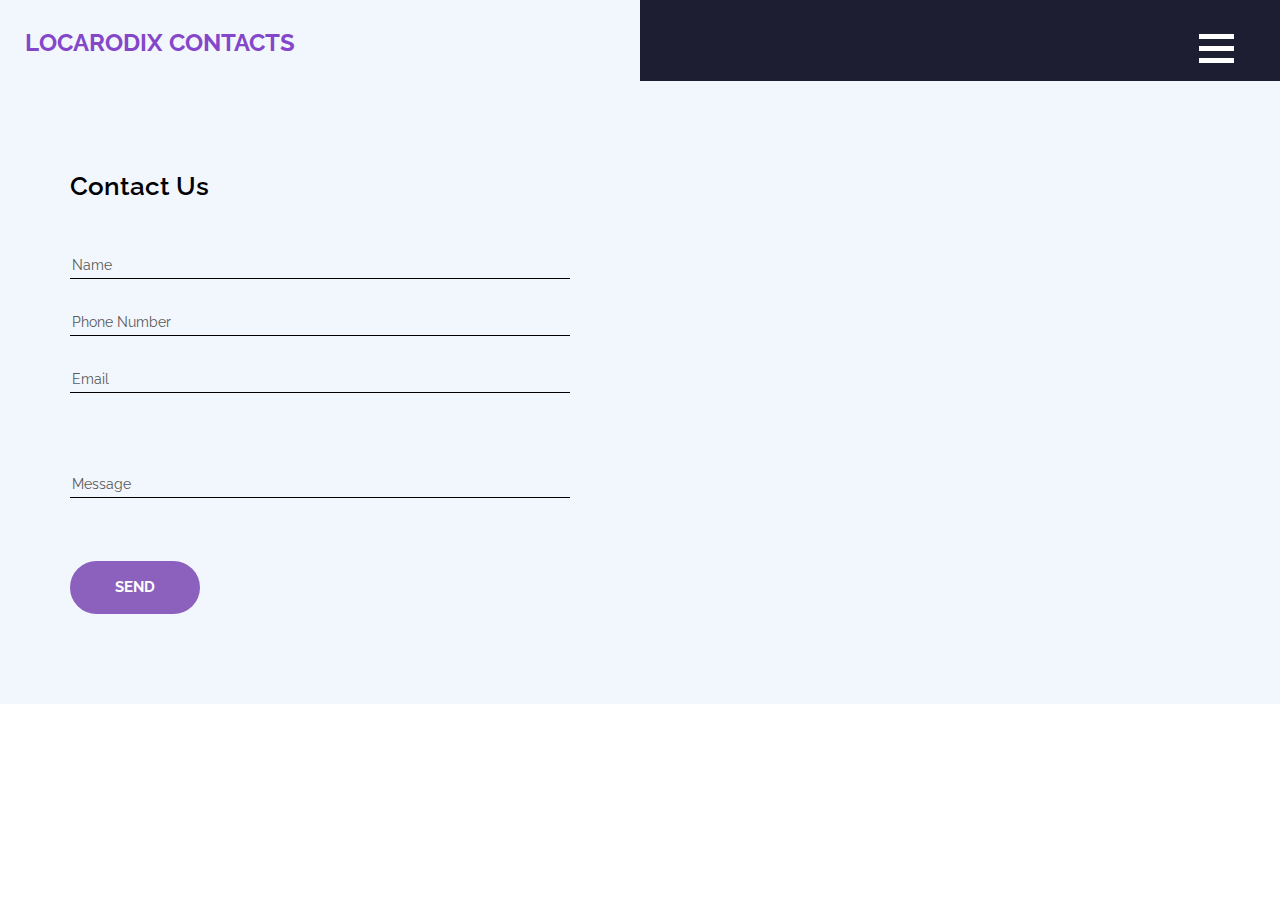
<file: starme/contact.html>
<!DOCTYPE html>
<html>

<head>
  <!-- Basic -->
  <meta charset="utf-8" />
  <meta http-equiv="X-UA-Compatible" content="IE=edge" />
  <!-- Mobile Metas -->
  <meta name="viewport" content="width=device-width, initial-scale=1, shrink-to-fit=no" />
  <!-- Site Metas -->
  <meta name="keywords" content="" />
  <meta name="description" content="" />
  <meta name="author" content="" />

  <title>Locarodix Contacts</title>

  <link rel="stylesheet" href="https://cdnjs.cloudflare.com/ajax/libs/font-awesome/6.0.0-beta3/css/all.min.css">

  <!-- slider stylesheet -->
  <link rel="stylesheet" type="text/css" href="https://cdnjs.cloudflare.com/ajax/libs/OwlCarousel2/2.1.3/assets/owl.carousel.min.css" />

  <!-- bootstrap core css -->
  <link rel="stylesheet" type="text/css" href="css/bootstrap.css" />

  <!-- fonts style -->
  <link href="https://fonts.googleapis.com/css?family=Open+Sans:400,700|Poppins:400,700|Raleway:400,700&display=swap" rel="stylesheet" />

  <!-- Custom styles for this template -->
  <link href="css/style.css" rel="stylesheet" />
  <!-- responsive style -->
  <link href="css/responsive.css" rel="stylesheet" />
</head>

<body class="sub_page">
  <div class="hero_area">
    <!-- header section strats -->
    <header class="header_section">
      <div class="container-fluid">
        <nav class="navbar navbar-expand-lg custom_nav-container">
          <a class="navbar-brand" href="index.html">
            <span>
              Locarodix Contacts
            </span>
          </a>

          <div class="navbar-collapse" id="">
            <div class="custom_menu-btn">
              <button onclick="openNav()">
                <span class="s-1"> </span>
                <span class="s-2"> </span>
                <span class="s-3"> </span>
              </button>
            </div>
            <div id="myNav" class="overlay">
              <div class="overlay-content">
                <a href="https://locarodix.com">
                  <i class="fas fa-globe"> </i> <u>WEBSITE</u> <i class="fas fa-globe"></i>
                </a>  
              <br>
                <a href="https://locarodix.com/starme/index.html">
                  <i class="fas fa-mobile-alt"> </i> <u>APP</u> <i class="fas fa-mobile-alt"></i>
                </a>                
              <br>
                <a href="">
                  <i class="fas fa-store"> </i> <u>STORE</u> <i class="fas fa-store"></i>
                </a>
              <br>                      
            </div>
          </div>
        </nav>
      </div>
    </header>
    <!-- end header section -->
  </div>


  <!-- contact section -->
  <section class="contact_section layout_padding">
    <div class="container">
      <div class="d-flex ">
        <h2>
          Contact Us
        </h2>
      </div>
      <div class="row">
        <div class="col-md-6">

          <form action="">
            <div class="contact_form-container">
              <div>
                <div>
                  <input type="text" placeholder="Name">
                </div>
                <div>
                  <input type="text" placeholder="Phone Number">
                </div>
                <div>
                  <input type="email" placeholder="Email">
                </div>
                <div class="mt-5">
                  <input type="text" placeholder="Message">
                </div>
                <div class="mt-5">
                  <button type="submit">
                    send
                  </button>
                </div>
              </div>

            </div>

          </form>
        </div>
      </div>
    </div>
  </section>

  <!-- end contact section -->

  <!-- end info section -->

  <script type="text/javascript" src="js/jquery-3.4.1.min.js"></script>
  <script type="text/javascript" src="js/bootstrap.js"></script>

  <script>
    function openNav() {
      document.getElementById("myNav").classList.toggle("menu_width");
      document
        .querySelector(".custom_menu-btn")
        .classList.toggle("menu_btn-style");
    }
  </script>
</body>

</html>
</file>
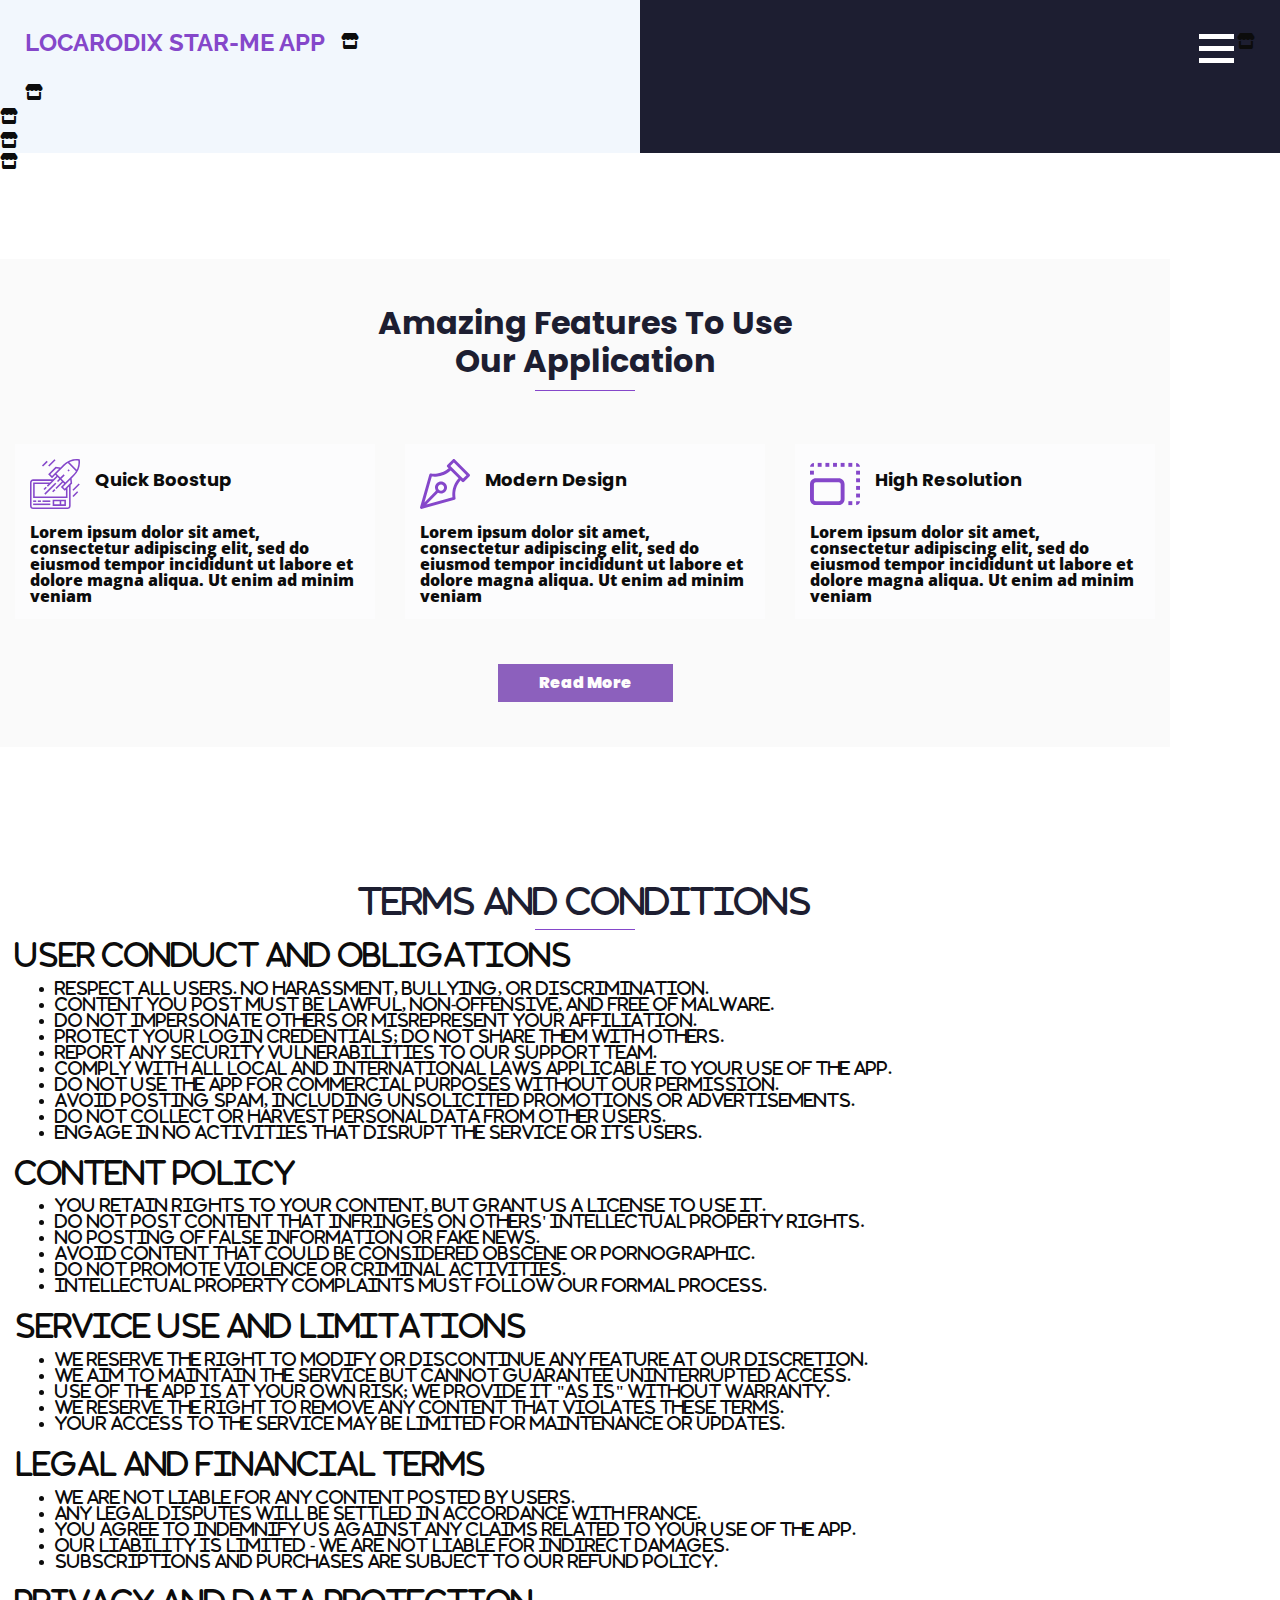
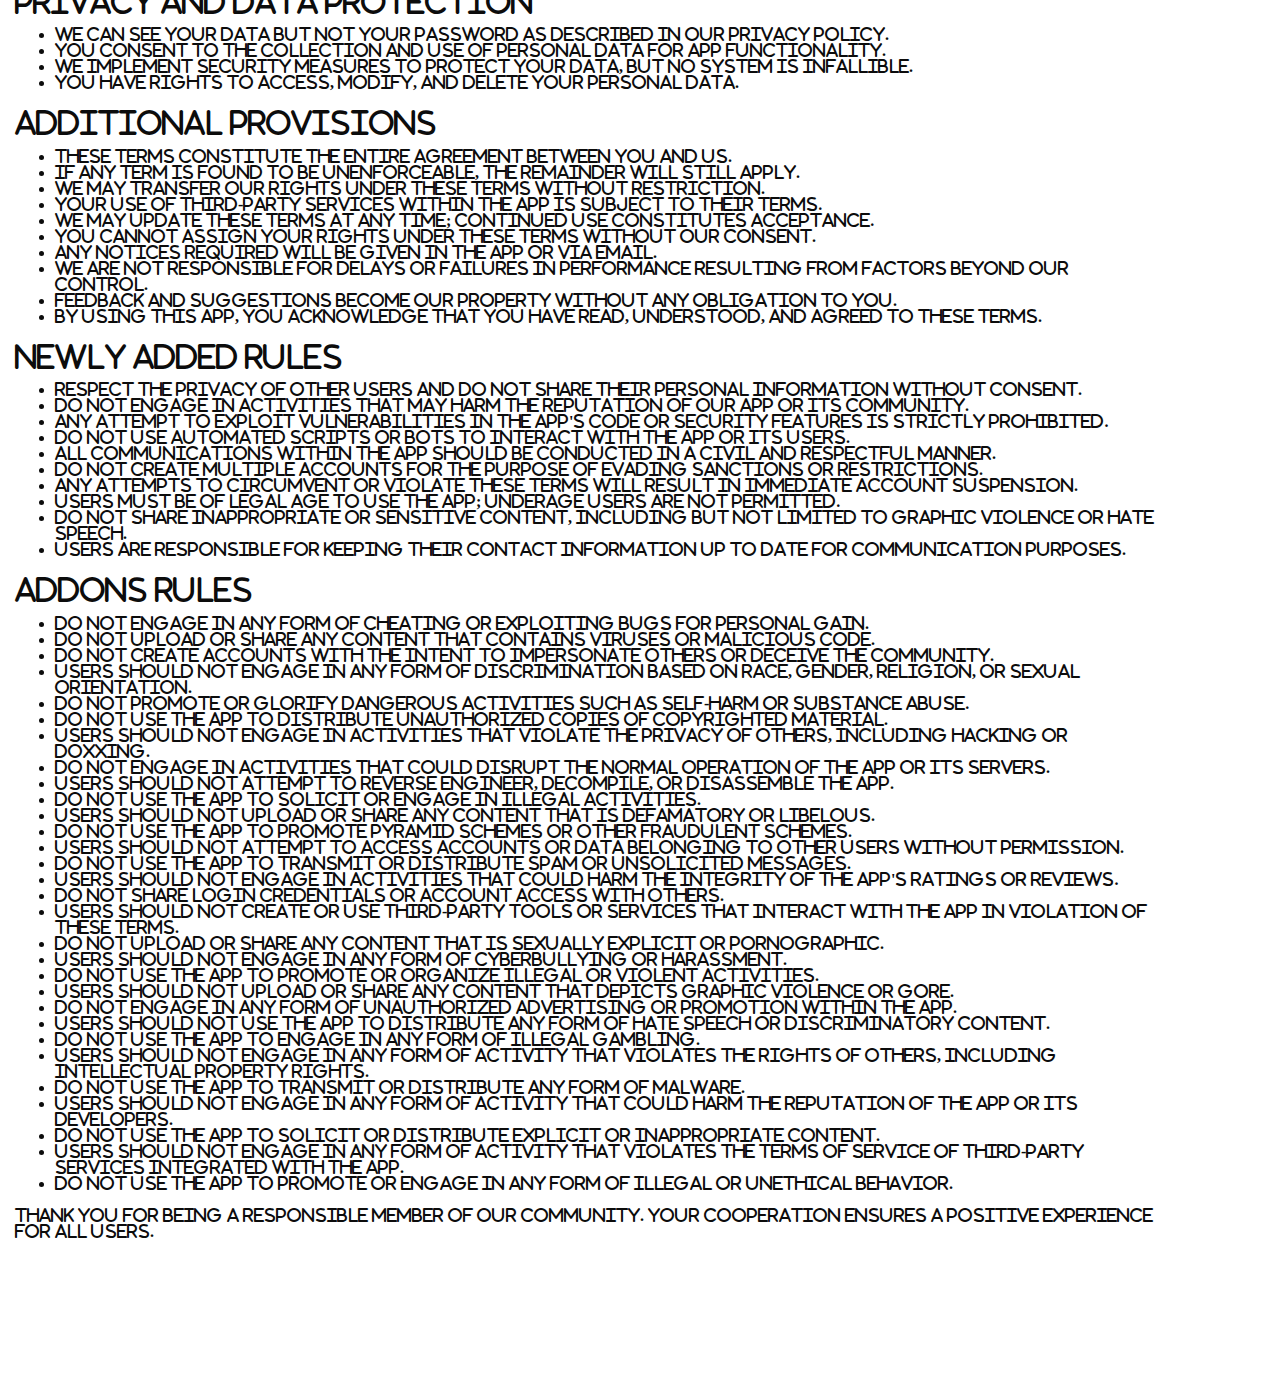
<file: starme/feature.html>
<!DOCTYPE html>
<html lang="en">

<head>
  <!-- Basic -->
  <meta charset="utf-8" />
  <meta http-equiv="X-UA-Compatible" content="IE=edge" />
  <!-- Mobile Metas -->
  <meta name="viewport" content="width=device-width, initial-scale=1, shrink-to-fit=no" />
  <!-- Site Metas -->
  <meta name="keywords" content="" />
  <meta name="description" content="" />
  <meta name="author" content="" />

  <title>Locarodix Star-ME APP</title>

  <link rel="stylesheet" href="https://cdnjs.cloudflare.com/ajax/libs/font-awesome/6.0.0-beta3/css/all.min.css">

  <!-- slider stylesheet -->
  <link rel="stylesheet" type="text/css" href="https://cdnjs.cloudflare.com/ajax/libs/OwlCarousel2/2.1.3/assets/owl.carousel.min.css" />

  <!-- bootstrap core css -->
  <link rel="stylesheet" type="text/css" href="css/bootstrap.css" />

  <!-- fonts style -->
  <link href="https://fonts.googleapis.com/css?family=Open+Sans:400,700|Poppins:400,700|Raleway:400,700&display=swap" rel="stylesheet" />

  <!-- Custom styles for this template -->
  <link href="css/style.css" rel="stylesheet" />
  <!-- responsive style -->
  <link href="css/responsive.css" rel="stylesheet" />
</head>

<body class="sub_page">
  <div class="hero_area">
    <!-- header section strats -->
    <header class="header_section">
      <div class="container-fluid">
        <nav class="navbar navbar-expand-lg custom_nav-container">
          <a class="navbar-brand" href="index.html">
            <span>
              Locarodix Star-ME APP
            </span>
          </a>

          <div class="navbar-collapse" id="">
            <div class="custom_menu-btn">
              <button onclick="openNav()">
                <span class="s-1"> </span>
                <span class="s-2"> </span>
                <span class="s-3"> </span>
              </button>
            </div>
            <div id="myNav" class="overlay">
              <div class="overlay-content">
                <a href="https://locarodix.com">
                  <i class="fas fa-globe"></i> <u>WEBSITE</u> <i class="fas fa-globe"></i>
                </a>
                <br>
                <a href="">
                  <i class="fas fa-store"></i> <u>STORE</u> <i class="fas fa-store">
                </a>
                <br>
                <a href="contact.html">CONTACT US</a>
              </div>
            </div>
          </div>
        </nav>
      </div>
    </header>
    <!-- end header section -->
  </div>

  <!-- feature section -->
  <section class="feature_section layout_padding2 layout_margin">
    <div class="container">
      <div class="heading_container">
        <h2>
          Amazing Features To Use <br />
          Our Application
        </h2>
      </div>
    </div>
    <div class="container">
      <div class="row">
        <div class="col-md-4">
          <div class="box">
            <div class="head-box">
              <div class="img-box">
                <svg height="512pt" viewBox="0 0 512 512.08926" width="512pt" xmlns="http://www.w3.org/2000/svg">
                  <path d="m383.808594 117.007812 11.316406-11.3125 11.3125 11.3125-11.3125 11.3125zm0 0" />
                  <path d="m146.390625 354.433594 112-112 11.3125 11.3125-112 112zm0 0" />
                  <path d="m32.042969 456.089844h176v16h-176zm0 0" />
                  <path d="m32.042969 424.089844h32v16h-32zm0 0" />
                  <path d="m80.042969 424.089844h32v16h-32zm0 0" />
                  <path d="m128.042969 424.089844h80v16h-80zm0 0" />
                  <path
                    d="m455.078125 170.191406c42.605469-42.335937 63.105469-102.078125 55.460937-161.652344l-.796874-6.179687-6.175782-.796875c-59.574218-7.621094-119.304687 12.886719-161.632812 55.496094l-28.945313 28.949218-50.910156-5.65625-76.257813 76.257813 39.601563 39.601563 33.933594-33.945313 11.601562 11.601563-34.222656 34.222656h-204.691406c-17.671875 0-32.0000002 14.328125-32.0000002 32v240c0 17.671875 14.3281252 32 32.0000002 32h352c17.675781 0 32-14.328125 32-32v-214.296875l15.738281-15.734375-5.65625-50.90625zm40.253906-153.398437c2.945313 31.992187-2.863281 64.183593-16.800781 93.128906l-76.320312-76.328125c28.949218-13.929688 61.132812-19.734375 93.121093-16.800781zm-247.289062 134.160156-22.621094 22.632813-16.976563-16.976563 59.503907-59.511719 30.550781 3.398438-27.679688 27.671875zm34.226562 34.222656 16.6875 16.691407-22.632812 22.621093 11.3125 11.3125 22.632812-22.625 16.6875 16.691407-66.632812 66.621093 11.3125 11.3125 66.632812-66.625 11.597657 11.601563-33.941407 33.945312 39.597657 39.589844 12.519531-12.527344v70.304688h-320v-128h140.691406l-16.410156 16.398437 11.3125 11.3125zm117.773438 294.914063c0 8.835937-7.160157 16-16 16h-352c-8.835938 0-16-7.164063-16-16v-240c0-8.835938 7.164062-16 16-16h188.691406l-16 16h-172.691406v160h352v-102.296875l16-16zm-44.519531-176.402344-16.976563-16.964844 22.632813-22.632812 50.449218-50.457032 3.390625 30.550782zm5.65625-62.230469-39.597657-39.589843 33.941407-33.945313-11.3125-11.3125-33.941407 33.9375-39.601562-39.59375 82.578125-82.582031c10.304687-10.296875 21.828125-19.296875 34.308594-26.808594l83.019531 83.015625c-7.515625 12.476563-16.515625 23.996094-26.808594 34.304687zm0 0" />
                  <path d="m186.382812 66.429688 64.003907-64 11.3125 11.3125-64.003907 64zm0 0" />
                  <path d="m122.382812 66.429688 48-47.996094 11.3125 11.3125-48 48zm0 0" />
                  <path d="m434.386719 314.429688 64.003906-64 11.3125 11.3125-64 64zm0 0" />
                  <path d="m434.386719 378.429688 47.996093-47.996094 11.316407 11.3125-48 48zm0 0" />
                  <path d="m138.386719 306.429688 22.628906-22.625 11.3125 11.3125-22.628906 22.628906zm0 0" />
                  <path d="m226.390625 330.429688 22.628906-22.625 11.3125 11.3125-22.628906 22.628906zm0 0" />
                  <path d="m232.042969 480.089844h136v-64h-136zm88-48h32v32h-32zm-72 0h56v32h-56zm0 0" />
                </svg>

              </div>
              <h6>
                Quick Boostup
              </h6>
            </div>
            <div class="detail-box">
              <p>
                Lorem ipsum dolor sit amet, consectetur adipiscing elit, sed
                do eiusmod tempor incididunt ut labore et dolore magna aliqua.
                Ut enim ad minim veniam
              </p>
            </div>
          </div>
        </div>
        <div class="col-md-4">
          <div class="box">
            <div class="head-box">
              <div class="img-box">
                <svg id="Capa_1" enable-background="new 0 0 512 512" height="512" viewBox="0 0 512 512" width="512" xmlns="http://www.w3.org/2000/svg">
                  <path
                    d="m507.606 155.023-150.632-150.629c-2.813-2.814-6.628-4.394-10.606-4.394s-7.794 1.58-10.607 4.394l-56.4 56.398c-2.813 2.813-4.394 6.628-4.394 10.606 0 3.979 1.581 7.794 4.394 10.607l13.841 13.84c-33.74 29.925-72.881 47.928-116.557 53.559-36.544 4.712-62.791-1.46-63.013-1.515-7.85-1.938-15.823 2.692-18.028 10.47l-94.348 332.638c-2.421 5.543-1.342 12.235 3.236 16.719 2.919 2.859 6.709 4.284 10.496 4.284 2.481 0 4.957-.618 7.19-1.838l331.451-93.773c7.783-2.202 12.419-10.179 10.479-18.031-.243-.984-22.395-95.369 52.059-179.552l13.827 13.827c2.929 2.93 6.767 4.394 10.607 4.394 3.838 0 7.678-1.465 10.607-4.394l56.4-56.397c2.813-2.813 4.394-6.628 4.394-10.606s-1.582-7.795-4.396-10.607zm-174.946 177.892c-3.06 24.854-1.76 45.431-.144 58.27l-266.826 75.489 118.383-120.861c9.316 5.464 19.949 8.387 31.035 8.387 16.43 0 31.877-6.397 43.495-18.016h.001c23.982-23.982 23.982-63.005-.001-86.987s-63.006-23.982-86.989 0c-20.481 20.481-23.457 51.923-8.956 75.607l-116.943 119.39 75.082-264.715c12.839 1.616 33.42 2.919 58.28-.143 35.648-4.389 86.991-18.911 135.359-62.257l80.483 80.481c-43.346 48.366-57.869 99.708-62.259 135.355zm-139.834-62.506c6.144-6.144 14.211-9.214 22.281-9.214 8.068 0 16.139 3.072 22.281 9.214 12.286 12.286 12.286 32.275 0 44.561-5.952 5.951-13.864 9.228-22.281 9.228s-16.329-3.277-22.281-9.228c-12.285-12.285-12.285-32.275 0-44.561zm247.774-69.595-14.155-14.154c-.002-.002-.003-.003-.004-.005-.002-.002-.003-.003-.005-.005l-115.254-115.252 35.186-35.185 129.418 129.416z" />
                </svg>
              </div>
              <h6>
                Modern Design
              </h6>
            </div>
            <div class="detail-box">
              <p>
                Lorem ipsum dolor sit amet, consectetur adipiscing elit, sed
                do eiusmod tempor incididunt ut labore et dolore magna aliqua.
                Ut enim ad minim veniam
              </p>
            </div>
          </div>
        </div>
        <div class="col-md-4">
          <div class="box">
            <div class="head-box">
              <div class="img-box">
                <svg version="1.1" id="Capa_1" xmlns="http://www.w3.org/2000/svg" xmlns:xlink="http://www.w3.org/1999/xlink" x="0px" y="0px" viewBox="0 0 512 512"
                  style="enable-background:new 0 0 512 512;" xml:space="preserve">
                  <g>
                    <g>
                      <g>
                        <path d="M294,198H60c-33.084,0-60,26.916-60,60v154c0,33.084,26.916,60,60,60h234c33.084,0,60-26.916,60-60V258
                     C354,224.916,327.084,198,294,198z M314,412c0,11.028-8.972,20-20,20H60c-11.028,0-20-8.972-20-20V258c0-11.028,8.972-20,20-20
                     h234c11.028,0,20,8.972,20,20V412z" />
                        <rect y="120" width="40" height="40" />
                        <path d="M40,40C17.909,40,0,57.909,0,80h40V40z" />
                        <rect x="236" y="40" width="40" height="40" />
                        <rect x="158" y="40" width="40" height="40" />
                        <rect x="79" y="40" width="40" height="40" />
                        <path d="M472,40v40h40C512,57.909,494.091,40,472,40z" />
                        <rect x="472" y="354" width="40" height="40" />
                        <rect x="472" y="276" width="40" height="40" />
                        <rect x="472" y="198" width="40" height="40" />
                        <rect x="314" y="40" width="40" height="40" />
                        <rect x="472" y="120" width="40" height="40" />
                        <rect x="393" y="432" width="40" height="40" />
                        <path d="M472,472c22.091,0,40-17.909,40-40h-40V472z" />
                        <rect x="393" y="40" width="40" height="40" />
                      </g>
                    </g>
                  </g>
                  <g>
                  </g>
                  <g>
                  </g>
                  <g>
                  </g>
                  <g>
                  </g>
                  <g>
                  </g>
                  <g>
                  </g>
                  <g>
                  </g>
                  <g>
                  </g>
                  <g>
                  </g>
                  <g>
                  </g>
                  <g>
                  </g>
                  <g>
                  </g>
                  <g>
                  </g>
                  <g>
                  </g>
                  <g>
                  </g>
                </svg>

              </div>
              <h6>
                High Resolution
              </h6>
            </div>
            <div class="detail-box">
              <p>
                Lorem ipsum dolor sit amet, consectetur adipiscing elit, sed
                do eiusmod tempor incididunt ut labore et dolore magna aliqua.
                Ut enim ad minim veniam
              </p>
            </div>
          </div>
        </div>
      </div>
    </div>
    <div class="d-flex justify-content-center">
      <a href="">
        Read More
      </a>
    </div>
  </section>

  <!-- policy section -->
  <section class="policy_section layout_padding2 layout_margin">
    <div class="container">
      <div class="heading_container">
        <h2>
          Terms and Conditions
        </h2>
      </div>
      <div class="content_container">
        <h3>User Conduct and Obligations</h3>
        <ul>
          <li>Respect all users. No harassment, bullying, or discrimination.</li>
          <li>Content you post must be lawful, non-offensive, and free of malware.</li>
          <li>Do not impersonate others or misrepresent your affiliation.</li>
          <li>Protect your login credentials; do not share them with others.</li>
          <li>Report any security vulnerabilities to our support team.</li>
          <li>Comply with all local and international laws applicable to your use of the app.</li>
          <li>Do not use the app for commercial purposes without our permission.</li>
          <li>Avoid posting spam, including unsolicited promotions or advertisements.</li>
          <li>Do not collect or harvest personal data from other users.</li>
          <li>Engage in no activities that disrupt the service or its users.</li>
        </ul>

        <h3>Content Policy</h3>
        <ul>
          <li>You retain rights to your content, but grant us a license to use it.</li>
          <li>Do not post content that infringes on others' intellectual property rights.</li>
          <li>No posting of false information or fake news.</li>
          <li>Avoid content that could be considered obscene or pornographic.</li>
          <li>Do not promote violence or criminal activities.</li>
          <li>Intellectual property complaints must follow our formal process.</li>
        </ul>

        <h3>Service Use and Limitations</h3>
        <ul>
          <li>We reserve the right to modify or discontinue any feature at our discretion.</li>
          <li>We aim to maintain the service but cannot guarantee uninterrupted access.</li>
          <li>Use of the app is at your own risk; we provide it "as is" without warranty.</li>
          <li>We reserve the right to remove any content that violates these terms.</li>
          <li>Your access to the service may be limited for maintenance or updates.</li>
        </ul>

        <h3>Legal and Financial Terms</h3>
        <ul>
          <li>We are not liable for any content posted by users.</li>
          <li>Any legal disputes will be settled in accordance with France.</li>
          <li>You agree to indemnify us against any claims related to your use of the app.</li>
          <li>Our liability is limited - we are not liable for indirect damages.</li>
          <li>Subscriptions and purchases are subject to our refund policy.</li>
        </ul>

        <h3>Privacy and Data Protection</h3>
        <ul>
          <li>We can see your data but not your password as described in our Privacy Policy.</li>
          <li>You consent to the collection and use of personal data for app functionality.</li>
          <li>We implement security measures to protect your data, but no system is infallible.</li>
          <li>You have rights to access, modify, and delete your personal data.</li>
        </ul>

        <h3>Additional Provisions</h3>
        <ul>
          <li>These terms constitute the entire agreement between you and us.</li>
          <li>If any term is found to be unenforceable, the remainder will still apply.</li>
          <li>We may transfer our rights under these terms without restriction.</li>
          <li>Your use of third-party services within the app is subject to their terms.</li>
          <li>We may update these terms at any time; continued use constitutes acceptance.</li>
          <li>You cannot assign your rights under these terms without our consent.</li>
          <li>Any notices required will be given in the app or via email.</li>
          <li>We are not responsible for delays or failures in performance resulting from factors beyond our control.</li>
          <li>Feedback and suggestions become our property without any obligation to you.</li>
          <li>By using this app, you acknowledge that you have read, understood, and agreed to these terms.</li>
        </ul>

        <h3>Newly Added Rules</h3>
        <ul>
          <li>Respect the privacy of other users and do not share their personal information without consent.</li>
          <li>Do not engage in activities that may harm the reputation of our app or its community.</li>
          <li>Any attempt to exploit vulnerabilities in the app's code or security features is strictly prohibited.</li>
          <li>Do not use automated scripts or bots to interact with the app or its users.</li>
          <li>All communications within the app should be conducted in a civil and respectful manner.</li>
          <li>Do not create multiple accounts for the purpose of evading sanctions or restrictions.</li>
          <li>Any attempts to circumvent or violate these terms will result in immediate account suspension.</li>
          <li>Users must be of legal age to use the app; underage users are not permitted.</li>
          <li>Do not share inappropriate or sensitive content, including but not limited to graphic violence or hate speech.</li>
          <li>Users are responsible for keeping their contact information up to date for communication purposes.</li>
        </ul>

        <h3>Addons Rules</h3>
        <ul>
          <li>Do not engage in any form of cheating or exploiting bugs for personal gain.</li>
          <li>Do not upload or share any content that contains viruses or malicious code.</li>
          <li>Do not create accounts with the intent to impersonate others or deceive the community.</li>
          <li>Users should not engage in any form of discrimination based on race, gender, religion, or sexual orientation.</li>
          <li>Do not promote or glorify dangerous activities such as self-harm or substance abuse.</li>
          <li>Do not use the app to distribute unauthorized copies of copyrighted material.</li>
          <li>Users should not engage in activities that violate the privacy of others, including hacking or doxxing.</li>
          <li>Do not engage in activities that could disrupt the normal operation of the app or its servers.</li>
          <li>Users should not attempt to reverse engineer, decompile, or disassemble the app.</li>
          <li>Do not use the app to solicit or engage in illegal activities.</li>
          <li>Users should not upload or share any content that is defamatory or libelous.</li>
          <li>Do not use the app to promote pyramid schemes or other fraudulent schemes.</li>
          <li>Users should not attempt to access accounts or data belonging to other users without permission.</li>
          <li>Do not use the app to transmit or distribute spam or unsolicited messages.</li>
          <li>Users should not engage in activities that could harm the integrity of the app's ratings or reviews.</li>
          <li>Do not share login credentials or account access with others.</li>
          <li>Users should not create or use third-party tools or services that interact with the app in violation of these terms.</li>
          <li>Do not upload or share any content that is sexually explicit or pornographic.</li>
          <li>Users should not engage in any form of cyberbullying or harassment.</li>
          <li>Do not use the app to promote or organize illegal or violent activities.</li>
          <li>Users should not upload or share any content that depicts graphic violence or gore.</li>
          <li>Do not engage in any form of unauthorized advertising or promotion within the app.</li>
          <li>Users should not use the app to distribute any form of hate speech or discriminatory content.</li>
          <li>Do not use the app to engage in any form of illegal gambling.</li>
          <li>Users should not engage in any form of activity that violates the rights of others, including intellectual property rights.</li>
          <li>Do not use the app to transmit or distribute any form of malware.</li>
          <li>Users should not engage in any form of activity that could harm the reputation of the app or its developers.</li>
          <li>Do not use the app to solicit or distribute explicit or inappropriate content.</li>
          <li>Users should not engage in any form of activity that violates the terms of service of third-party services integrated with the app.</li>
          <li>Do not use the app to promote or engage in any form of illegal or unethical behavior.</li>
        </ul>

        <p>
          Thank you for being a responsible member of our community. Your cooperation ensures a positive experience for all users.
        </p>
      </div>
    </div>
  </section>
  <!-- end policy section -->

  <!-- footer section -->
  <script type="text/javascript" src="js/jquery-3.4.1.min.js"></script>
  <script type="text/javascript" src="js/bootstrap.js"></script>

  <script>
    function openNav() {
      document.getElementById("myNav").classList.toggle("menu_width");
      document
        .querySelector(".custom_menu-btn")
        .classList.toggle("menu_btn-style");
    }
  </script>
</body>

</html>
</file>
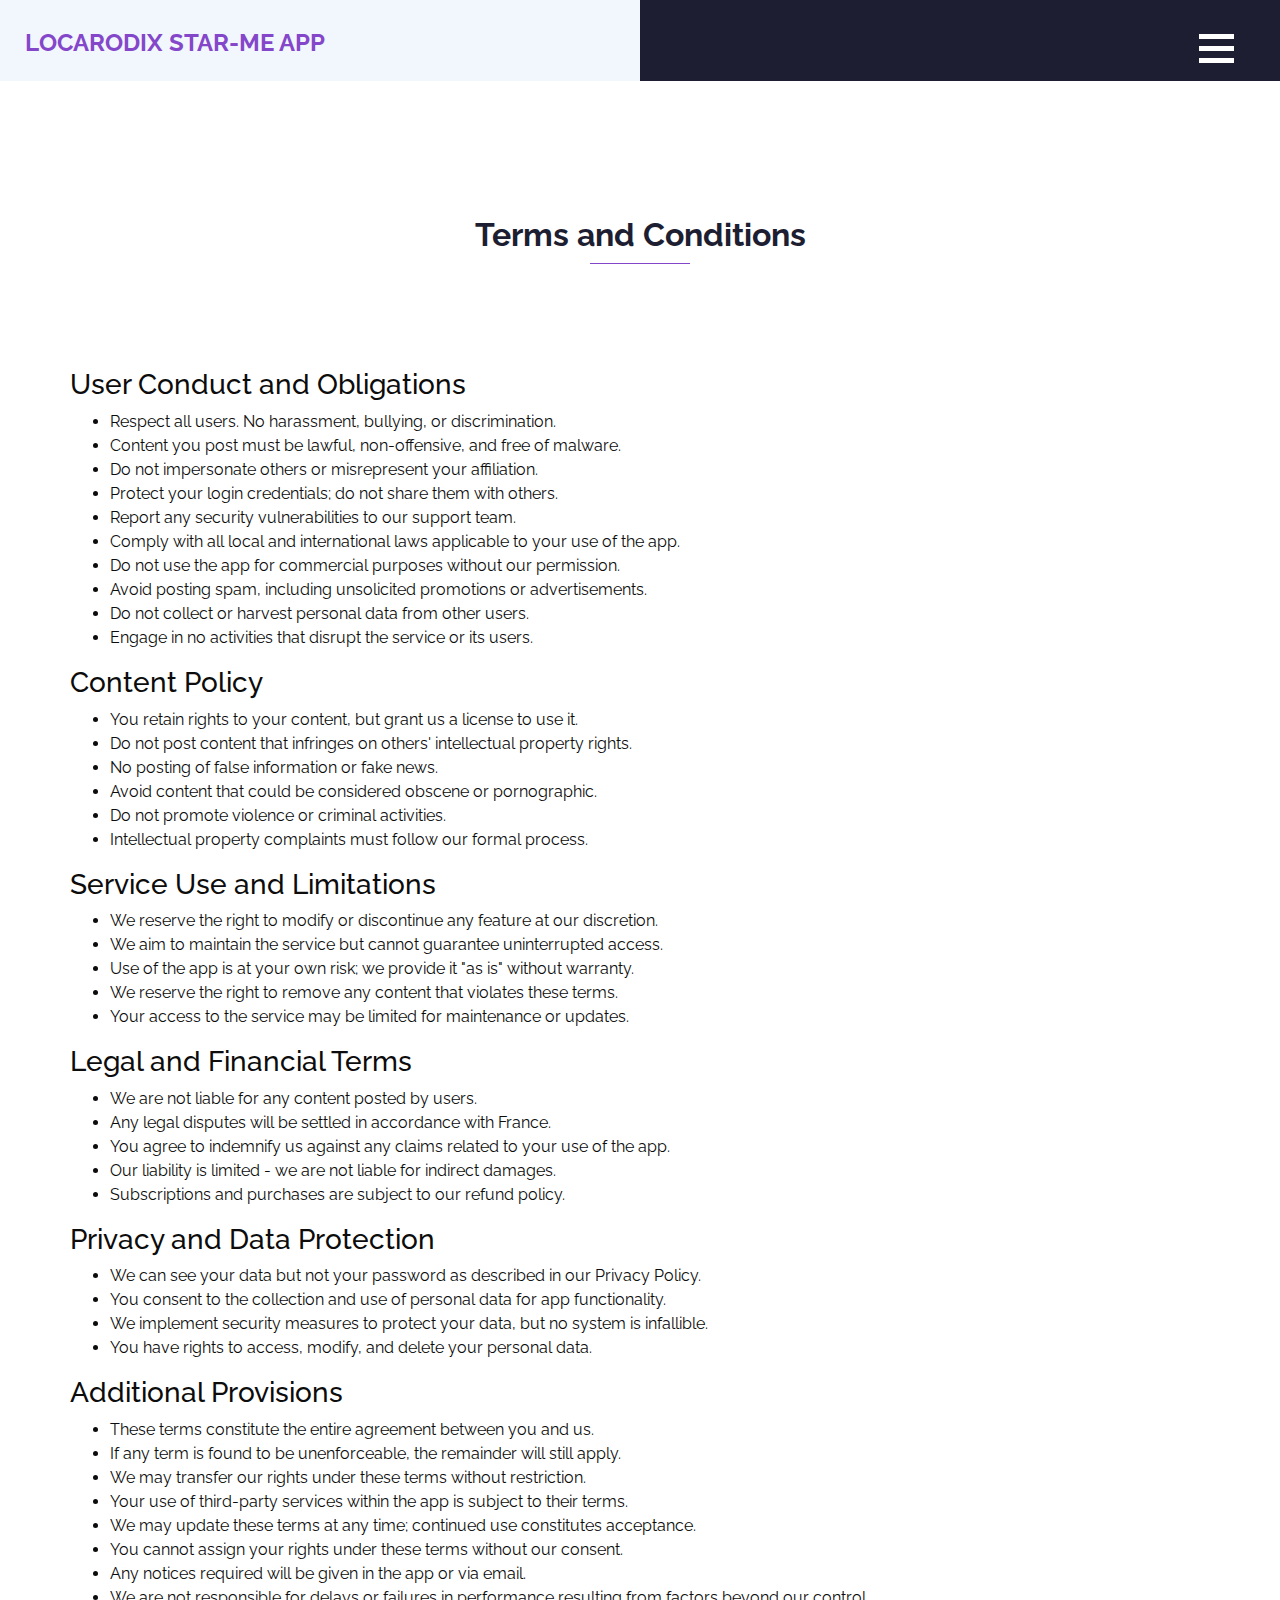
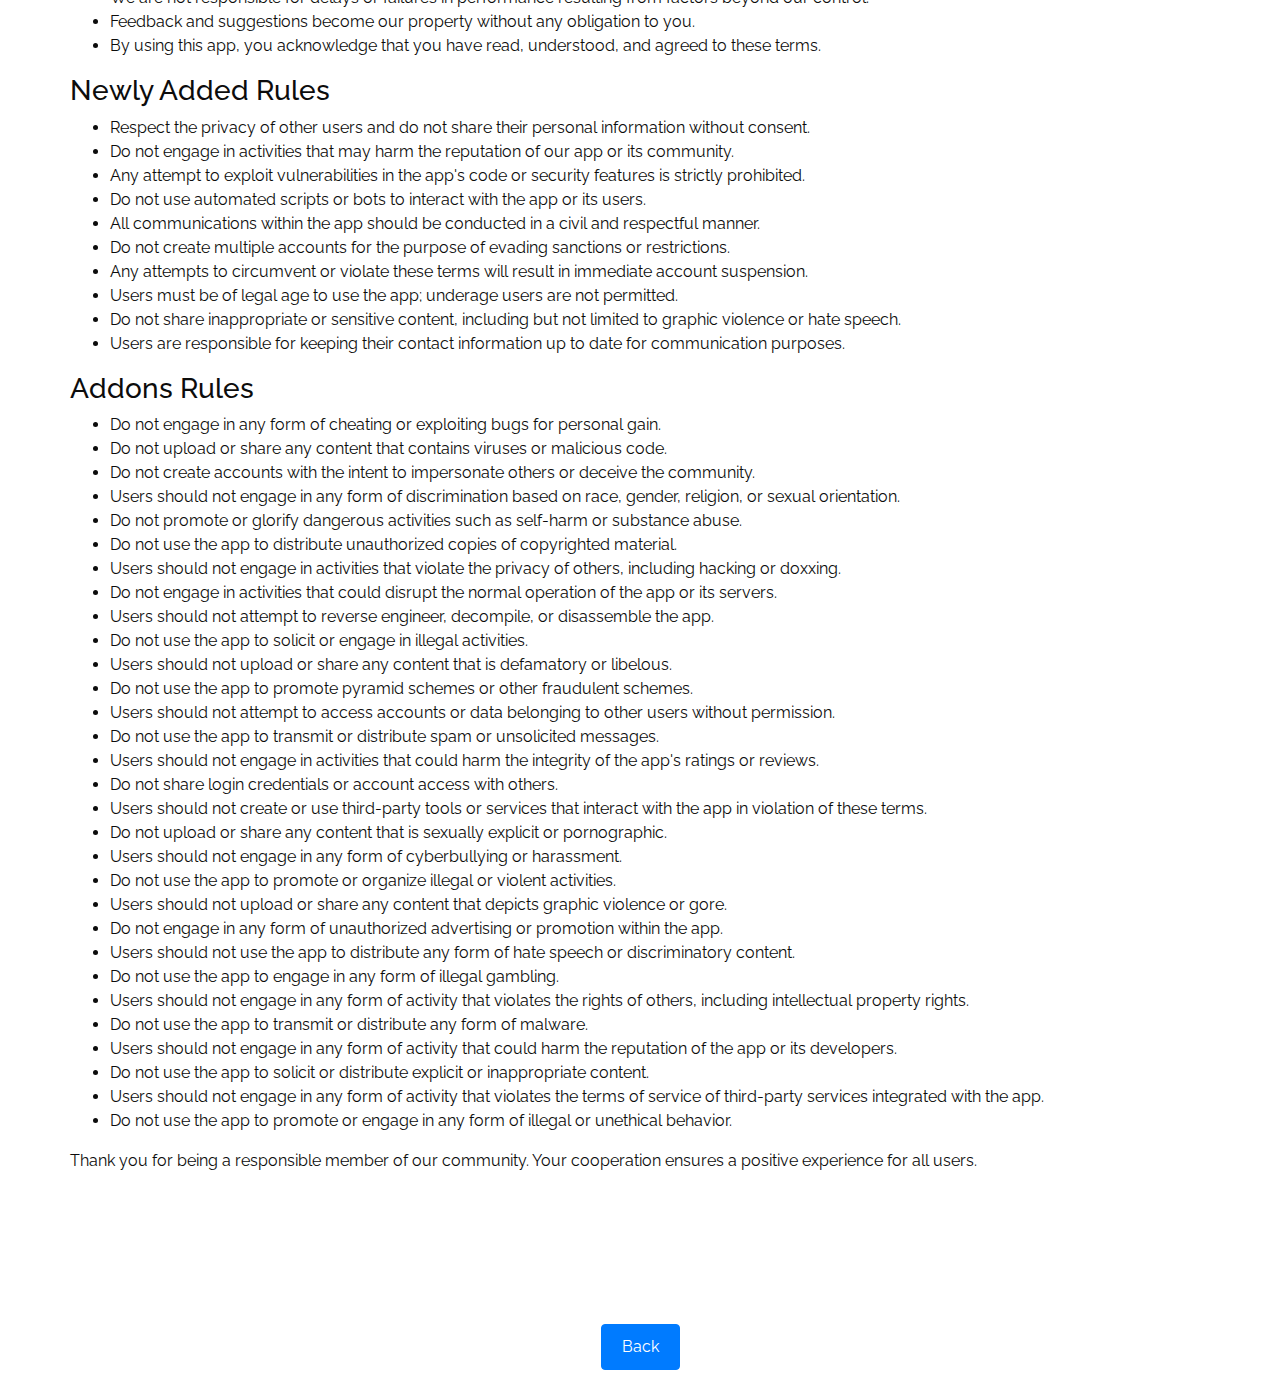
<file: starme/policy.html>
<!DOCTYPE html>
<html lang="en">

<head>
  <!-- Basic -->
  <meta charset="utf-8" />
  <meta http-equiv="X-UA-Compatible" content="IE=edge" />
  <!-- Mobile Metas -->
  <meta name="viewport" content="width=device-width, initial-scale=1, shrink-to-fit=no" />
  <!-- Site Metas -->
  <meta name="keywords" content="" />
  <meta name="description" content="" />
  <meta name="author" content="" />

  <title>Locarodix Star-ME APP</title>

  <link rel="stylesheet" href="https://cdnjs.cloudflare.com/ajax/libs/font-awesome/6.0.0-beta3/css/all.min.css">

  <!-- slider stylesheet -->
  <link rel="stylesheet" type="text/css" href="https://cdnjs.cloudflare.com/ajax/libs/OwlCarousel2/2.3.4/assets/owl.carousel.min.css" />

  <!-- bootstrap core css -->
  <link rel="stylesheet" type="text/css" href="css/bootstrap.css" />

  <!-- fonts style -->
  <link href="https://fonts.googleapis.com/css?family=Open+Sans:400,700|Poppins:400,700|Raleway:400,700&display=swap" rel="stylesheet" />

  <!-- Custom styles for this template -->
  <link href="css/style.css" rel="stylesheet" />
  <!-- responsive style -->
  <link href="css/responsive.css" rel="stylesheet" />
</head>

<body class="sub_page">
  <div class="hero_area">
    <!-- header section strats -->
    <header class="header_section">
      <div class="container-fluid">
        <nav class="navbar navbar-expand-lg custom_nav-container">
          <a class="navbar-brand" href="index.html">
            <span>
              Locarodix Star-ME APP
            </span>
          </a>

          <div class="navbar-collapse" id="">
            <div class="custom_menu-btn">
              <button onclick="openNav()">
                <span class="s-1"> </span>
                <span class="s-2"> </span>
                <span class="s-3"> </span>
              </button>
            </div>
            <div id="myNav" class="overlay">
              <div class="overlay-content">
                <a href="https://locarodix.com">
                  <i class="fas fa-globe"></i> <u>WEBSITE</u> <i class="fas fa-globe"></i>
                </a>
                <br>
                <a href="">
                  <i class="fas fa-store"></i> <u>STORE</u> <i class="fas fa-store"></i>
                </a>
                <br>
                <a href="contact.html">CONTACT US</a>
              </div>
            </div>
          </div>
        </nav>
      </div>
    </header>
    <!-- end header section -->
  </div>

  <!-- policy section -->
  <section class="policy_section layout_padding2 layout_margin">
    <div class="container">
      <div class="heading_container">
        <h2>
          Terms and Conditions
        </h2>
      </div>
      <br>
      <br>
      <br>
      <br>
      <div class="content_container">
        <h3>User Conduct and Obligations</h3>
        <ul>
          <li>Respect all users. No harassment, bullying, or discrimination.</li>
          <li>Content you post must be lawful, non-offensive, and free of malware.</li>
          <li>Do not impersonate others or misrepresent your affiliation.</li>
          <li>Protect your login credentials; do not share them with others.</li>
          <li>Report any security vulnerabilities to our support team.</li>
          <li>Comply with all local and international laws applicable to your use of the app.</li>
          <li>Do not use the app for commercial purposes without our permission.</li>
          <li>Avoid posting spam, including unsolicited promotions or advertisements.</li>
          <li>Do not collect or harvest personal data from other users.</li>
          <li>Engage in no activities that disrupt the service or its users.</li>
        </ul>

        <h3>Content Policy</h3>
        <ul>
          <li>You retain rights to your content, but grant us a license to use it.</li>
          <li>Do not post content that infringes on others' intellectual property rights.</li>
          <li>No posting of false information or fake news.</li>
          <li>Avoid content that could be considered obscene or pornographic.</li>
          <li>Do not promote violence or criminal activities.</li>
          <li>Intellectual property complaints must follow our formal process.</li>
        </ul>

        <h3>Service Use and Limitations</h3>
        <ul>
          <li>We reserve the right to modify or discontinue any feature at our discretion.</li>
          <li>We aim to maintain the service but cannot guarantee uninterrupted access.</li>
          <li>Use of the app is at your own risk; we provide it "as is" without warranty.</li>
          <li>We reserve the right to remove any content that violates these terms.</li>
          <li>Your access to the service may be limited for maintenance or updates.</li>
        </ul>

        <h3>Legal and Financial Terms</h3>
        <ul>
          <li>We are not liable for any content posted by users.</li>
          <li>Any legal disputes will be settled in accordance with France.</li>
          <li>You agree to indemnify us against any claims related to your use of the app.</li>
          <li>Our liability is limited - we are not liable for indirect damages.</li>
          <li>Subscriptions and purchases are subject to our refund policy.</li>
        </ul>

        <h3>Privacy and Data Protection</h3>
        <ul>
          <li>We can see your data but not your password as described in our Privacy Policy.</li>
          <li>You consent to the collection and use of personal data for app functionality.</li>
          <li>We implement security measures to protect your data, but no system is infallible.</li>
          <li>You have rights to access, modify, and delete your personal data.</li>
        </ul>

        <h3>Additional Provisions</h3>
        <ul>
          <li>These terms constitute the entire agreement between you and us.</li>
          <li>If any term is found to be unenforceable, the remainder will still apply.</li>
          <li>We may transfer our rights under these terms without restriction.</li>
          <li>Your use of third-party services within the app is subject to their terms.</li>
          <li>We may update these terms at any time; continued use constitutes acceptance.</li>
          <li>You cannot assign your rights under these terms without our consent.</li>
          <li>Any notices required will be given in the app or via email.</li>
          <li>We are not responsible for delays or failures in performance resulting from factors beyond our control.</li>
          <li>Feedback and suggestions become our property without any obligation to you.</li>
          <li>By using this app, you acknowledge that you have read, understood, and agreed to these terms.</li>
        </ul>

        <h3>Newly Added Rules</h3>
        <ul>
          <li>Respect the privacy of other users and do not share their personal information without consent.</li>
          <li>Do not engage in activities that may harm the reputation of our app or its community.</li>
          <li>Any attempt to exploit vulnerabilities in the app's code or security features is strictly prohibited.</li>
          <li>Do not use automated scripts or bots to interact with the app or its users.</li>
          <li>All communications within the app should be conducted in a civil and respectful manner.</li>
          <li>Do not create multiple accounts for the purpose of evading sanctions or restrictions.</li>
          <li>Any attempts to circumvent or violate these terms will result in immediate account suspension.</li>
          <li>Users must be of legal age to use the app; underage users are not permitted.</li>
          <li>Do not share inappropriate or sensitive content, including but not limited to graphic violence or hate speech.</li>
          <li>Users are responsible for keeping their contact information up to date for communication purposes.</li>
        </ul>

        <h3>Addons Rules</h3>
        <ul>
          <li>Do not engage in any form of cheating or exploiting bugs for personal gain.</li>
          <li>Do not upload or share any content that contains viruses or malicious code.</li>
          <li>Do not create accounts with the intent to impersonate others or deceive the community.</li>
          <li>Users should not engage in any form of discrimination based on race, gender, religion, or sexual orientation.</li>
          <li>Do not promote or glorify dangerous activities such as self-harm or substance abuse.</li>
          <li>Do not use the app to distribute unauthorized copies of copyrighted material.</li>
          <li>Users should not engage in activities that violate the privacy of others, including hacking or doxxing.</li>
          <li>Do not engage in activities that could disrupt the normal operation of the app or its servers.</li>
          <li>Users should not attempt to reverse engineer, decompile, or disassemble the app.</li>
          <li>Do not use the app to solicit or engage in illegal activities.</li>
          <li>Users should not upload or share any content that is defamatory or libelous.</li>
          <li>Do not use the app to promote pyramid schemes or other fraudulent schemes.</li>
          <li>Users should not attempt to access accounts or data belonging to other users without permission.</li>
          <li>Do not use the app to transmit or distribute spam or unsolicited messages.</li>
          <li>Users should not engage in activities that could harm the integrity of the app's ratings or reviews.</li>
          <li>Do not share login credentials or account access with others.</li>
          <li>Users should not create or use third-party tools or services that interact with the app in violation of these terms.</li>
          <li>Do not upload or share any content that is sexually explicit or pornographic.</li>
          <li>Users should not engage in any form of cyberbullying or harassment.</li>
          <li>Do not use the app to promote or organize illegal or violent activities.</li>
          <li>Users should not upload or share any content that depicts graphic violence or gore.</li>
          <li>Do not engage in any form of unauthorized advertising or promotion within the app.</li>
          <li>Users should not use the app to distribute any form of hate speech or discriminatory content.</li>
          <li>Do not use the app to engage in any form of illegal gambling.</li>
          <li>Users should not engage in any form of activity that violates the rights of others, including intellectual property rights.</li>
          <li>Do not use the app to transmit or distribute any form of malware.</li>
          <li>Users should not engage in any form of activity that could harm the reputation of the app or its developers.</li>
          <li>Do not use the app to solicit or distribute explicit or inappropriate content.</li>
          <li>Users should not engage in any form of activity that violates the terms of service of third-party services integrated with the app.</li>
          <li>Do not use the app to promote or engage in any form of illegal or unethical behavior.</li>
        </ul>

        <p>
          Thank you for being a responsible member of our community. Your cooperation ensures a positive experience for all users.
        </p>
      </div>
    </div>
  </section>
  <!-- end policy section -->

  <!-- Back button section -->
  <div class="back_button_container" style="text-align: center; margin: 20px 0;">
    <a href="https://locarodix.com/starme/index.html" class="btn btn-primary" style="padding: 10px 20px; font-size: 16px;">Back</a>
  </div>

  <!-- footer section -->
  <script type="text/javascript" src="js/jquery-3.4.1.min.js"></script>
  <script type="text/javascript" src="js/bootstrap.js"></script>

  <script>
    function openNav() {
      document.getElementById("myNav").classList.toggle("menu_width");
      document
        .querySelector(".custom_menu-btn")
        .classList.toggle("menu_btn-style");
    }
  </script>
</body>

</html>
</file>
<file: css/style.css>
body {
  font-family: "Raleway", sans-serif;
  color: #1b161d;
  background-color: #ffffff;
}

.body-bg {
  background-image: url(../images/body-bg.png);
  background-size: cover;
  background-repeat: no-repeat;
}

.layout_padding {
  padding: 75px 0;
}

.layout_padding2 {
  padding: 45px 0;
}

.layout_padding2-top {
  padding-top: 45px;
}

.layout_padding2-bottom {
  padding-bottom: 45px;
}

.layout_padding-top {
  padding-top: 75px;
}

.layout_padding-bottom {
  padding-bottom: 75px;
}

/*header section*/

.hero_area {
  background-color: #2801b9;
  background-image: url(../images/hero.jpg);
  background-repeat: no-repeat;
  background-size: cover;
}

.header_section .container-fluid {
  padding-right: 25px;
  padding-left: 25px;
}

.header_section .nav_container {
  margin: 0 auto;
}

.custom_nav-container.navbar-expand-lg .navbar-nav .nav-link img {
  width: 22px;
  margin-right: 15px;
}

.custom_nav-container.navbar-expand-lg .navbar-nav .nav-link {
  padding: 0px 25px;
  color: #fefeff;
  text-align: center;
  font-family: "Roboto", sans-serif;
}

.custom_menu-btn {
  z-index: 9;
  position: absolute;
  right: 0;
  top: 14px;
}

.custom_menu-btn button {
  margin-top: 12px;
  outline: none;
  border: none;
  background-color: transparent;
}

.custom_menu-btn button span {
  display: block;
  width: 40px;
  height: 4px;
  background-color: #fff;
  margin: 7px 0;
  transition: all 0.3s;
  border-radius: 5px;
}

.custom_menu-btn .s-2 {
  width: 23px;
  margin-left: auto;
}

.menu_btn-style {
  position: fixed;
  right: 12px;
  top: 14px;
}

.custom_menu-btn .s-2 {
  transition: all 0.1s;
}

.menu_btn-style button .s-1 {
  transform: rotate(45deg) translateY(17px);
}

.menu_btn-style button .s-2 {
  transform: translateX(100px);
}

.menu_btn-style button .s-3 {
  transform: rotate(-45deg) translateY(-17px);
}

.overlay {
  height: 100%;
  width: 0;
  position: fixed;
  z-index: 1;
  top: 0;
  left: 0;
  background-color: rgba(40, 1, 185, 0.9);
  overflow-x: hidden;
  transition: 0.5s;
}

.overlay .closebtn {
  position: absolute;
  top: 0;
  right: 30px;
  font-size: 60px;
}

.overlay a {
  padding: 0px;
  text-decoration: none;
  font-size: 22px;
  color: #f1f1f1;
  display: block;
  transition: 0.3s;
  text-transform: uppercase;
}

.overlay-content {
  position: relative;
  top: 25%;
  width: 100%;
  text-align: center;
  margin-top: 30px;
}

.menu_width {
  width: 100%;
}

a,
a:hover,
a:focus {
  text-decoration: none;
}

a:hover,
a:focus {
  color: initial;
}

.btn,
.btn:focus {
  outline: none !important;
  box-shadow: none;
}

.custom_nav-container .nav_search-btn {
  background-image: url(../images/search-icon.png);
  background-size: 18px;
  background-repeat: no-repeat;
  width: 35px;
  height: 35px;
  padding: 0;
  border: none;
  margin: 0 40px 0 15px;
  background-position: center;
}

.navbar-brand {
  display: flex;
  align-items: center;
}

.navbar-brand img {
  width: 40px;
  margin-right: 5px;
}

.navbar-brand span {
  font-family: "Righteous", cursive;
  font-size: 24px;
  font-weight: 500;
  color: #fefeff;
  margin-top: 5px;
}

.custom_nav-container {
  z-index: 99999;
  padding: 15px 0;
}

.custom_nav-container .navbar-toggler {
  outline: none;
}

.custom_nav-container .navbar-toggler .navbar-toggler-icon {
  background-image: url(../images/menu.png);
  background-size: 55px;
}

.quote_btn-container a {
  display: inline-block;
  padding: 5px 15px;
  background-color: #fc5d35;
  color: #f7f7f7;
  font-size: 14px;
  text-transform: uppercase;
}

/*end header section*/

/* slider section */

.slider_section {
  padding-top: 75px;
}

.slider_item-box {
  width: 100%;
  height: 100%;
}

.slider_item-box .container {
  height: 100%;
}

.slider_img-box {
  width: 85%;
  margin: 0 auto;
}

.slider_img-box img {
  width: 100%;
}

.slider_item-container {
  width: 90%;
  margin: 0 auto;
  display: flex;
  flex-direction: column;
  align-items: center;
}

.slider_item-detail {
  text-align: center;
  color: #fff;
}

.slider_item-detail h1 {
  font-weight: 600;
}

.slider_item-detail p {
  margin: 40px 0 45px 0;
}

.slider_item-detail a {
  display: inline-block;
  background-color: #fddd33;
  color: #fff;
  font-size: 15px;
  border-radius: 10px;
  padding: 10px 40px;
}

.slider_item-imgbox {
  margin-top: 45px;
  width: 75%;
}

.slider_item-imgbox img {
  width: 100%;
}

.slider_section #carouselExampleControls,
.carousel-inner,
.carousel-item {
  height: 100%;
}

.slider_section .carousel-control-prev,
.slider_section .carousel-control-next {
  position: absolute;
  top: 50%;
  width: 45px;
  height: 45px;
  border: none;
  border-radius: 100%;
  opacity: 1;
  background-repeat: no-repeat;
  background-size: 28px;
  background-position: center;
  background-color: #fff;
  transform: translateY(-50%);
}

.slider_section .carousel-control-prev:hover,
.slider_section .carousel-control-next:hover {
  background-color: #292727;
  background-size: 12px;
}

.slider_section .carousel-control-prev {
  left: 2%;
  background-image: url(../images/left-black-arrow.png);
}

.slider_section .carousel-control-next {
  right: 2%;
  background-image: url(../images/right-black-arrow.png);
}

.slider_section .carousel-control-prev:hover {
  background-image: url(../images/prev.png);
}

.slider_section .carousel-control-next:hover {
  background-image: url(../images/next.png);
}

/* end slider section */

/* about section */
.about_section {
  margin-top: 45px;
  text-align: center;
}

.about_section h2 {
  text-transform: uppercase;
}

.about_section h4 {
  font-size: 22px;
  font-weight: 600;
}

.about_card-container {
  display: flex;
  justify-content: center;
}

.about_card .about-detail {
  padding: 2px 25px 35px 25px;
}

.about_img-container {
  width: 225px;
  background-color: #1ba1b9;
  height: 225px;
  border-radius: 100%;
  display: flex;
  justify-content: center;
  align-items: center;
  border: 25px solid #d7daf4;
  margin: 0 auto 45px auto;
}

.about_card .about_img-box {
  width: 75px;
}

.about_card .about-detail p {
  margin-top: 15px;
}

.about_card img {
  width: 100%;
}

/* end about section */

/* client section */

/* who section */
.who_section {
  background-color: #2801b9;
}

.who_container {
  display: flex;
  align-items: center;
  justify-content: space-between;
  padding: 0 15px;
}

.who_section {
  color: #fff;
}

.who_section .who_img-box {
  background-color: #fff;
  border-radius: 100%;
  padding: 50px;
  transform: scale(1.01) translateX(-10%);
  overflow: hidden;
  width: 60%;
}

.who_img-box img {
  width: 100%;
}

.who_section .who_deail-box {
  text-align: right;
  width: 40%;
}

.who_section .who_deail-box p {
  margin: 45px 0 50px 0;
}

.who_section .who_deail-box a {
  display: inline-block;
  background-color: #fddd33;
  color: #fff;
  font-size: 15px;
  border-radius: 10px;
  padding: 12px 32px;
}

.who_container {
  display: flex;
}

/* end who section */

/* feature section */

.feature_section {
  text-align: center;
}

.feature_card-container {
  display: flex;
  flex-wrap: wrap;
  justify-content: center;
}

.feature_img-container {
  background-color: #1ba1b9;
  display: flex;
  justify-content: center;
  align-items: center;
  height: 190px;
  border-radius: 10px;
}

.feature_img-box {
  width: 100px;
}

.feature_card {
  width: 300px;
  padding: 0 15px;
  margin: 35px 0;
}

.feature_card h5 {
  text-transform: uppercase;
}

.feature_card img {
  width: 100%;
}

.feature_detail-box {
  margin: 35px auto 0 auto;
}

.feature_detail-box h4 {
  font-weight: 600;
  font-size: 20px;
}

/* end feature section */

/* contact section */
.contact_section .row {
  align-items: center;
}

.form_bg {
  background-color: #2801b9;
}

.contact_section h2 {
  text-align: center;
  text-transform: uppercase;
}

.contact_section p {
  color: #787877;
  text-align: center;
  font-size: 20px;
  margin-bottom: 0;
}

.contact_section input,
.contact_section textarea {
  outline: none;
  border: 1px solid #c1c1c2;
  width: 100%;
  height: 45px;
  padding: 0 15px;
  margin-top: 5px;
  margin-bottom: 25px;
}

.contact_section .message_input {
  height: 125px;
}

.contact_form-container {
  padding: 45px 35px;
  width: 90%;
}

.contact_form-container button {
  border: none;
  background-color: #fddd33;
  color: #fff;
  padding: 12px 65px;
  font-size: 16px;
  border-radius: 5px;
  text-transform: uppercase;
}

.contact_img-box img {
  width: 100%;
}

/* contact section */

/* info section */
.info_section {
  position: relative;
  background-color: #161616;
  font-family: "Poppins", sans-serif;
}

.info_section img {
  width: 100%;
}

.info_section ul {
  padding: 0;
}

.info_section ul li {
  list-style-type: none;
  margin: 10px 0;
}

.info_section ul li a,
.info_section ul li a:hover {
  color: #fff;
}

.info_section h5 {
  margin-bottom: 12px;
  font-size: 22px;
  color: #fff;
  border-bottom: 2px solid #feb543;
}

.info_section .social-box {
  margin: 25px 0;
}

.info_section .social-box img {
  width: 35px;
  margin-right: 5px;
}

.form_container form {
  display: flex;
  align-items: center;
}

.info_section .form_container label {
  margin: 0;
  font-size: 18px;
  text-transform: uppercase;
  color: #fff;
}

.info_section .form_container input {
  width: 300px;
  height: 40px;
  border-radius: 5px;
  border: none;
  outline: none;
  padding-left: 15px;
  background-color: #fff;
  margin-left: 45px;
  margin-right: 10px;
}

.info_section .form_container button {
  background-color: #d9c406;
  border: none;
  outline: none;
  color: #fff;
  padding: 8px 50px;
  text-transform: uppercase;
  font-size: 16px;
  border-radius: 5px;
  text-transform: uppercase;
}

/* end info section */

/* footer section*/

.footer_section {
  font-family: "Poppins", sans-serif;
  background-color: #ffffff;
  padding: 25px 20px;
}

.footer_section p {
  color: #292929;
  margin: 0;
  text-align: center;
}

.footer_section a {
  color: #292929;
}

/* end footer section*/
</file>
<file: css/responsive.css>
@media (max-width: 1120px) {
    .hero_area {
        height: auto;
    }

    .slider_section {
        padding-bottom: 175px;
    }

    .slider_section .carousel_btn-container {
        top: 130%;
    }
}

@media (max-width: 992px) {
    .navbar-collapse {
        flex: 0;
    }

    .about_card-container {
        flex-wrap: wrap;
    }

    .who_section .who_deail-box {
        width: 95%;
        margin: 45px 0;
    }

}

@media (max-width: 768px) {
    .slider_detail {
        padding: 25px 15px;
        text-align: center;
    }

    .slider_section .carousel_btn-container {
        top: 112%;
    }

    .who_container {
        flex-direction: column;
    }

    .who_section .who_img-box {
        width: 90%;
    }

    .contact_form-container {
        width: 100%;
        padding: 45px 15px;
    }

    .contact_form-container button {
        margin: 0 auto;
    }

    .form_container form {
        flex-direction: column;
    }

    .info_section .form_container input {
        width: 100%;
        margin: 20px 0;
    }
}

@media (max-width: 576px) {
    .info_section::before {
        clip-path: polygon(0 175px, 100% 0, 100% 100%, 0% 100%);
    }

    .info_content {
        margin-top: 150px;
    }

    .slider_section .carousel-control-prev,
    .slider_section .carousel-control-next {
        display: none;
    }

    .slider_section {
        padding-top: 50px;
        padding-bottom: 0;
    }

    .slider_item-imgbox {
        width: 100%;
    }
}

@media (max-width: 480px) {}

@media (max-width: 400px) {}

@media (max-width: 360px) {}

@media (min-width: 1200px) {
    .container {
        max-width: 1170px;
    }

}
</file>
<file: app/assets/css/main.css>
@font-face{font-family:'Montserrat';src:url("fonts/Montserrat-Black.eot");src:local("☺"),url("fonts/Montserrat-Black.woff") format("woff"),url("fonts/Montserrat-Black.ttf") format("truetype"),url("fonts/Montserrat-Black.svg") format("svg");font-weight:900;font-style:normal}@font-face{font-family:'Montserrat';src:url("fonts/Montserrat-Bold.eot");src:local("☺"),url("fonts/Montserrat-Bold.woff") format("woff"),url("fonts/Montserrat-Bold.ttf") format("truetype"),url("fonts/Montserrat-Bold.svg") format("svg");font-weight:700;font-style:normal}@font-face{font-family:'Montserrat';src:url("fonts/Montserrat-Regular.eot");src:local("☺"),url("fonts/Montserrat-Regular.woff") format("woff"),url("fonts/Montserrat-Regular.ttf") format("truetype"),url("fonts/Montserrat-Regular.svg") format("svg");font-weight:400;font-style:normal}@font-face{font-family:'Montserrat';src:url("fonts/Montserrat-Light.eot");src:local("☺"),url("fonts/Montserrat-Light.woff") format("woff"),url("fonts/Montserrat-Light.ttf") format("truetype"),url("fonts/Montserrat-Light.svg") format("svg");font-weight:300;font-style:normal}/*! normalize.css v3.0.2 | MIT License | git.io/normalize */html{font-family:sans-serif;-ms-text-size-adjust:100%;-webkit-text-size-adjust:100%}body{margin:0}article,aside,details,figcaption,figure,footer,header,hgroup,main,menu,nav,section,summary{display:block}audio,canvas,progress,video{display:inline-block;vertical-align:baseline}audio:not([controls]){display:none;height:0}[hidden],template{display:none}a{background-color:transparent}a:active,a:hover{outline:0}abbr[title]{border-bottom:1px dotted}b,strong{font-weight:bold}dfn{font-style:italic}h1{font-size:2em;margin:0.67em 0}mark{background:#ff0;color:#000}small{font-size:80%}sub,sup{font-size:75%;line-height:0;position:relative;vertical-align:baseline}sup{top:-0.5em}sub{bottom:-0.25em}img{border:0}svg:not(:root){overflow:hidden}figure{margin:1em 40px}hr{box-sizing:content-box;height:0}pre{overflow:auto}code,kbd,pre,samp{font-family:monospace, monospace;font-size:1em}button,input,optgroup,select,textarea{color:inherit;font:inherit;margin:0}button{overflow:visible}button,select{text-transform:none}button,html input[type="button"],input[type="reset"],input[type="submit"]{-webkit-appearance:button;cursor:pointer}button[disabled],html input[disabled]{cursor:default}button::-moz-focus-inner,input::-moz-focus-inner{border:0;padding:0}input{line-height:normal}input[type="checkbox"],input[type="radio"]{box-sizing:border-box;padding:0}input[type="number"]::-webkit-inner-spin-button,input[type="number"]::-webkit-outer-spin-button{height:auto}input[type="search"]{-webkit-appearance:textfield;box-sizing:content-box}input[type="search"]::-webkit-search-cancel-button,input[type="search"]::-webkit-search-decoration{-webkit-appearance:none}fieldset{border:1px solid #c0c0c0;margin:0 2px;padding:0.35em 0.625em 0.75em}legend{border:0;padding:0}textarea{overflow:auto}optgroup{font-weight:bold}table{border-collapse:collapse;border-spacing:0}td,th{padding:0}::-moz-selection{background:#FFF498}::selection{background:#FFF498}::-moz-selection{background:#FFF498}img::-moz-selection{background:transparent}img::selection{background:transparent}img::-moz-selection{background:transparent}body{-webkit-tap-highlight-color:#FFF498}body{background-color:#0c0c0c;font-size:14px;line-height:1.6;font-family:"Montserrat",sans-serif;color:#fff;-webkit-font-smoothing:antialiased;-webkit-text-size-adjust:100%}.l-viewport{position:relative;width:100%;height:100vh;box-shadow:0 0 45px 5px rgba(0,0,0,0.85);overflow:hidden}.l-wrapper{position:relative;width:1440px;max-width:90%;height:100%;margin:0 auto}.l-side-nav{position:absolute;left:0;display:-webkit-box;display:-webkit-flex;display:-ms-flexbox;display:flex;height:100%;-webkit-box-align:center;-webkit-align-items:center;-ms-flex-align:center;align-items:center}.l-side-nav::before{content:"";position:absolute;top:50%;left:0;-webkit-transform:translateY(-50%);transform:translateY(-50%);width:2px;height:70%;max-height:750px;background-color:#555;opacity:.35;z-index:10}@media (max-width: 1180px){.l-side-nav{display:none}}.l-main-content{position:relative;width:100%;height:100%;margin:0;padding:0;list-style:none}.l-section{position:absolute;width:100%;height:100%}.device-notification{display:none;position:fixed;top:0;left:0;width:100%;height:100%;-webkit-box-orient:vertical;-webkit-box-direction:normal;-webkit-flex-direction:column;-ms-flex-direction:column;flex-direction:column;-webkit-box-align:center;-webkit-align-items:center;-ms-flex-align:center;-ms-grid-row-align:center;align-items:center;-webkit-box-pack:center;-webkit-justify-content:center;-ms-flex-pack:center;justify-content:center;background-color:#0c0c0c;z-index:12}.device-notification--logo{display:-webkit-box;display:-webkit-flex;display:-ms-flexbox;display:flex;-webkit-box-align:center;-webkit-align-items:center;-ms-flex-align:center;align-items:center;text-decoration:none;color:#fff}.device-notification--logo p{margin:0 0 0 10px;font-size:16px;font-weight:700;text-transform:uppercase}.device-notification--message{width:70%;margin:30px 0 0 0;font-weight:700;text-align:center}@media (max-width: 767px) and (min-width: 601px) and (max-height: 680px){.device-notification{display:-webkit-box;display:-webkit-flex;display:-ms-flexbox;display:flex}}@media (max-width: 600px) and (min-width: 480px) and (max-height: 580px){.device-notification{display:-webkit-box;display:-webkit-flex;display:-ms-flexbox;display:flex}}@media (max-width: 736px) and (min-width: 360px) and (orientation: landscape){.device-notification{display:-webkit-box;display:-webkit-flex;display:-ms-flexbox;display:flex}}@media(max-width: 359px){.device-notification{display:-webkit-box;display:-webkit-flex;display:-ms-flexbox;display:flex}}.section{opacity:0;visibility:hidden;-webkit-transition:opacity .4s ease-in-out,visibility 0s .4s;transition:opacity .4s ease-in-out,visibility 0s .4s}.section--is-active{opacity:1;visibility:visible;z-index:1;-webkit-transition:opacity .4s ease-in-out .4s;transition:opacity .4s ease-in-out .4s}.section--next{-webkit-transform:translateY(-45px);transform:translateY(-45px);-webkit-transition:-webkit-transform .4s ease-in-out;transition:-webkit-transform .4s ease-in-out;transition:transform .4s ease-in-out;transition:transform .4s ease-in-out, -webkit-transform .4s ease-in-out}.section--prev{-webkit-transform:translateY(45px);transform:translateY(45px);-webkit-transition:-webkit-transform .4s ease-in-out;transition:-webkit-transform .4s ease-in-out;transition:transform .4s ease-in-out;transition:transform .4s ease-in-out, -webkit-transform .4s ease-in-out}.header{position:absolute;top:0;left:0;display:-webkit-box;display:-webkit-flex;display:-ms-flexbox;display:flex;width:100%;height:70px;-webkit-box-align:center;-webkit-align-items:center;-ms-flex-align:center;align-items:center;-webkit-box-pack:justify;-webkit-justify-content:space-between;-ms-flex-pack:justify;justify-content:space-between;z-index:10}.header--logo{display:-webkit-box;display:-webkit-flex;display:-ms-flexbox;display:flex;-webkit-box-align:center;-webkit-align-items:center;-ms-flex-align:center;align-items:center;text-decoration:none;color:#fff}.header--logo p{margin:0 0 0 10px;font-size:16px;font-weight:700;text-transform:uppercase}.header--nav-toggle{display:-webkit-box;display:-webkit-flex;display:-ms-flexbox;display:flex;width:50px;height:50px;-webkit-box-orient:vertical;-webkit-box-direction:normal;-webkit-flex-direction:column;-ms-flex-direction:column;flex-direction:column;-webkit-box-align:center;-webkit-align-items:center;-ms-flex-align:center;align-items:center;-webkit-box-pack:center;-webkit-justify-content:center;-ms-flex-pack:center;justify-content:center;cursor:pointer}.header--nav-toggle span,.header--nav-toggle::before,.header--nav-toggle::after{content:"";position:relative;width:16px;height:2px;background-color:#fff}.header--nav-toggle::before{bottom:5px;width:23px}.header--nav-toggle::after{top:5px;width:23px}.header--cta{position:absolute;top:50%;left:50%;-webkit-transform:translate(-50%, -50%);transform:translate(-50%, -50%);padding:0 20px;line-height:30px;text-decoration:none;color:#fff;font-weight:700;text-transform:uppercase;background-color:#0f33ff;border:none;opacity:0;visibility:hidden;-webkit-transition:opacity .4s ease-in-out,visibility 0s .4s;transition:opacity .4s ease-in-out,visibility 0s .4s}.header--cta:focus{outline:none}.header--cta.is-active{opacity:1;visibility:visible;-webkit-transition:opacity .4s ease-in-out .4s;transition:opacity .4s ease-in-out .4s}@media (max-width: 767px){.header--cta{display:none}}.side-nav{position:relative;display:-webkit-box;display:-webkit-flex;display:-ms-flexbox;display:flex;width:100px;height:70%;max-height:750px;-webkit-box-orient:vertical;-webkit-box-direction:normal;-webkit-flex-direction:column;-ms-flex-direction:column;flex-direction:column;-webkit-justify-content:space-around;-ms-flex-pack:distribute;justify-content:space-around;margin:0;padding:0;list-style-position:inside;z-index:10}.side-nav>li{position:relative;top:-5px;color:#fff;font-size:6px;cursor:pointer}.side-nav>li span{position:relative;top:3px;left:10px;color:#fff;font-size:14px;font-weight:300;opacity:0;visibility:hidden}.side-nav>li::before{position:absolute;top:3px;left:10px;color:#555;font-size:14px;font-weight:300}.side-nav li:nth-child(1)::before{content:"01"}.side-nav li:nth-child(2)::before{content:"02"}.side-nav li:nth-child(3)::before{content:"03"}.side-nav li:nth-child(4)::before{content:"04"}.side-nav li:nth-child(5)::before{content:"05"}.side-nav li.is-active{color:#0f33ff;-webkit-transition:color .4s ease-in-out;transition:color .4s ease-in-out}.side-nav li.is-active span{opacity:1;visibility:visible;-webkit-transition:opacity .4s ease-in-out;transition:opacity .4s ease-in-out}.side-nav li.is-active::before{left:-33px;color:#fff}.intro{position:relative;display:-webkit-box;display:-webkit-flex;display:-ms-flexbox;display:flex;width:900px;max-width:75%;height:100%;-webkit-box-orient:vertical;-webkit-box-direction:normal;-webkit-flex-direction:column;-ms-flex-direction:column;flex-direction:column;-webkit-box-pack:center;-webkit-justify-content:center;-ms-flex-pack:center;justify-content:center;margin:0 auto}@media (max-width: 1180px){.intro{max-width:100%}}.intro--banner{position:relative;height:475px}.intro--banner::before{content:"";position:absolute;bottom:20px;left:-15px;right:0;height:2px;background-color:#282828}.intro--banner::after{content:"";position:absolute;bottom:18px;left:0;width:30px;height:4px;background-color:#0f33ff}.intro--banner h1{position:relative;font-size:68px;font-weight:900;line-height:1;z-index:1}.intro--banner button{position:relative;padding:5px 17px 5px 12px;font-weight:700;text-transform:uppercase;background-color:transparent;border:none}.intro--banner button .btn-background{position:absolute;top:0;left:23px;right:0;height:100%;background-color:#0f33ff;z-index:-1;-webkit-transition:left .2s ease-in-out;transition:left .2s ease-in-out}.intro--banner button:hover .btn-background{left:0}.intro--banner button:focus{outline:none}.intro--banner button svg{position:relative;left:5px;width:15px;fill:#fff}.intro--banner img{position:absolute;bottom:21px;right:-12px}.intro--options{display:-webkit-box;display:-webkit-flex;display:-ms-flexbox;display:flex;-webkit-box-pack:justify;-webkit-justify-content:space-between;-ms-flex-pack:justify;justify-content:space-between;margin:0;padding:0;list-style:none}.intro--options>a{max-width:250px;text-decoration:none;color:#282828;-webkit-transition:color .2s ease-in-out;transition:color .2s ease-in-out}.intro--options>a:hover{color:#fff}.intro--options h3{font-size:16px;text-transform:uppercase}.intro--options p{margin-bottom:0}@media (max-width: 900px){.intro--banner{height:380px}.intro--banner h1{font-size:55px}.intro--banner img{width:430px}.intro--options>a{margin-right:30px}.intro--options>a:last-child{margin-right:0}}@media (max-width: 767px){.intro--banner{height:305px}.intro--banner h1{font-size:44px}.intro--banner img{width:330px}.intro--options{display:block}.intro--options>a{display:block;max-width:100%;margin:0 0 30px 0}.intro--options>a:last-child{margin-bottom:0}}@media (max-width: 600px){.intro--banner{height:360px}.intro--banner h1{font-size:55px}.intro--banner img{display:none}}@media (max-width: 600px) and (max-height: 750px){.intro--banner{height:auto}.intro--banner::before,.intro--banner::after{display:none}.intro--banner h1{margin-top:0}.intro--options{display:none}}.work{position:relative;display:-webkit-box;display:-webkit-flex;display:-ms-flexbox;display:flex;width:960px;max-width:80%;height:100%;-webkit-box-orient:vertical;-webkit-box-direction:normal;-webkit-flex-direction:column;-ms-flex-direction:column;flex-direction:column;-webkit-box-pack:center;-webkit-justify-content:center;-ms-flex-pack:center;justify-content:center;margin:0 auto}@media (max-width: 1180px){.work{max-width:100%}}.work h2{margin:0 0 20px 0;font-size:30px;text-align:center}.work--lockup{position:relative}.work--lockup .slider{position:relative;display:-webkit-box;display:-webkit-flex;display:-ms-flexbox;display:flex;width:80%;margin:0 auto;padding:0;list-style:none}.work--lockup .slider--item{position:absolute;display:none;text-align:center}.work--lockup .slider--item a{text-decoration:none;color:#858585}.work--lockup .slider--item-title{margin-top:10px;font-size:12px;font-weight:700;text-transform:uppercase}.work--lockup .slider--item-description{display:none;max-width:250px;margin:0 auto}.work--lockup .slider--item-image{width:150px;height:150px;margin:0 auto;border-radius:50%;overflow:hidden}.work--lockup .slider--item-image img{width:100%}.work--lockup .slider--item-left{top:50%;left:0;-webkit-transform:translateY(-50%);transform:translateY(-50%);display:block}.work--lockup .slider--item-right{top:50%;right:0;-webkit-transform:translateY(-50%);transform:translateY(-50%);display:block}.work--lockup .slider--item-center{position:relative;top:30px;left:50%;-webkit-transform:translateX(-50%);transform:translateX(-50%);display:block}.work--lockup .slider--item-center a{color:#fff}.work--lockup .slider--item-center .slider--item-title{margin-top:25px;font-size:16px}.work--lockup .slider--item-center .slider--item-description{display:block}.work--lockup .slider--item-center .slider--item-image{width:300px;height:300px}.work--lockup .slider--next,.work--lockup .slider--prev{position:absolute;top:160px;display:-webkit-box;display:-webkit-flex;display:-ms-flexbox;display:flex;width:50px;height:50px;-webkit-box-align:center;-webkit-align-items:center;-ms-flex-align:center;align-items:center;-webkit-box-pack:center;-webkit-justify-content:center;-ms-flex-pack:center;justify-content:center;background-color:#282828;border-radius:50%;cursor:pointer}.work--lockup .slider--next svg,.work--lockup .slider--prev svg{width:20px;fill:#fff}.work--lockup .slider--next{right:0}.work--lockup .slider--prev{left:0}@media (max-width: 900px){.work--lockup .slider--item-image{width:120px;height:120px}.work--lockup .slider--item-center .slider--item-image{width:240px;height:240px}.work--lockup .slider--next,.work--lockup .slider--prev{top:130px}}@media (max-width: 767px){.work--lockup .slider{width:75%}.work--lockup .slider--item-image{width:90px;height:90px}.work--lockup .slider--item-center .slider--item-image{width:190px;height:190px}.work--lockup .slider--next,.work--lockup .slider--prev{top:105px}}@media (max-width: 600px){.work--lockup .slider{width:auto}.work--lockup .slider--item-left,.work--lockup .slider--item-right{display:none}}.about{position:relative;display:-webkit-box;display:-webkit-flex;display:-ms-flexbox;display:flex;width:900px;max-width:75%;height:100%;-webkit-box-orient:vertical;-webkit-box-direction:normal;-webkit-flex-direction:column;-ms-flex-direction:column;flex-direction:column;-webkit-box-pack:center;-webkit-justify-content:center;-ms-flex-pack:center;justify-content:center;margin:0 auto}@media (max-width: 1180px){.about{max-width:100%}}.about--banner{position:relative;height:475px}.about--banner::before{content:"";position:absolute;top:20px;left:200px;-webkit-transform:rotate(-25deg);transform:rotate(-25deg);border:5px solid #0f33ff;border-right-color:transparent;border-bottom-color:transparent}.about--banner::after{content:"";position:absolute;top:75px;left:400px;-webkit-transform:rotate(45deg);transform:rotate(45deg);width:10px;height:10px;background-color:#0f33ff}.about--banner h2{position:relative;margin-top:35px;font-size:68px;font-weight:900;line-height:1;z-index:1}.about--banner h2::before{content:"";position:absolute;top:60px;left:268px;width:30px;height:30px;background-color:#0f33ff;border-radius:50%}.about--banner h2::after{content:"";position:absolute;top:255px;left:255px;width:10px;height:10px;background-color:#0f33ff}.about--banner a{padding:5px 17px 5px 0;text-decoration:none;color:#fff;font-weight:700;text-transform:uppercase;background-color:transparent}.about--banner a:hover svg{left:10px}.about--banner a svg{position:relative;left:5px;width:15px;fill:#fff;-webkit-transition:left .2s ease-in-out;transition:left .2s ease-in-out}.about--banner img{position:absolute;bottom:-90px;right:-12px}.about--options{display:-webkit-box;display:-webkit-flex;display:-ms-flexbox;display:flex;max-width:600px;-webkit-box-pack:justify;-webkit-justify-content:space-between;-ms-flex-pack:justify;justify-content:space-between;margin:0;padding:0;list-style:none}.about--options>a{position:relative;width:150px;height:75px;text-decoration:none;color:#fff;border:10px solid #0f33ff;background-position:center;background-size:cover;background-repeat:no-repeat}.about--options>a:nth-child(1){background-image:url("../img/about-winners.jpg")}.about--options>a:nth-child(2){background-image:url("../img/about-philosophy.jpg")}.about--options>a:nth-child(3){background-image:url("../img/about-history.jpg")}.about--options>a:hover h3{bottom:-50px}.about--options h3{position:absolute;bottom:-38px;left:10px;font-size:16px;text-transform:uppercase;-webkit-transition:bottom .2s ease-in-out,left .2s ease-in-out;transition:bottom .2s ease-in-out,left .2s ease-in-out}@media (max-width: 767px){.about--banner{height:305px}.about--banner::before{top:0;left:125px}.about--banner::after{top:35px;left:260px}.about--banner h2{margin-top:10px;font-size:44px}.about--banner h2::before{top:28px;left:168px}.about--banner h2::after{top:163px;left:163px}.about--banner img{width:315px}}@media (max-width: 600px){.about--banner{height:auto}.about--banner::before{left:155px}.about--banner::after{left:310px}.about--banner h2{margin-top:0;font-size:55px}.about--banner h2::before{top:43px;left:214px}.about--banner h2::after{top:205px;left:205px}.about--banner img{display:none}.about--options{display:none}}.contact{position:fixed;top:0;left:0;width:100%;height:100%;background-image:url("../img/contact-visual.png");background-position:center;background-size:cover;background-repeat:no-repeat}.contact--lockup{position:relative;display:-webkit-box;display:-webkit-flex;display:-ms-flexbox;display:flex;width:900px;max-width:75%;height:100%;-webkit-box-align:center;-webkit-align-items:center;-ms-flex-align:center;align-items:center;-webkit-box-pack:end;-webkit-justify-content:flex-end;-ms-flex-pack:end;justify-content:flex-end;margin:0 auto}@media (max-width: 1180px){.contact--lockup{max-width:90%}}@media (max-width: 767px){.contact--lockup{-webkit-box-pack:center;-webkit-justify-content:center;-ms-flex-pack:center;justify-content:center}}.contact--lockup .modal{padding:45px 45px;text-align:center;background-color:#0c0c0c;box-shadow:0 0 30px 0 rgba(0,0,0,0.75)}.contact--lockup .modal--information p,.contact--lockup .modal--information a{display:block;margin:14px 0;text-decoration:none;color:#fff;font-weight:700}.contact--lockup .modal--information p{margin-top:0}.contact--lockup .modal--options{margin:0;padding:0;list-style:none}.contact--lockup .modal--options>li{width:130px;margin:0 auto 25px auto}.contact--lockup .modal--options li:nth-child(1){background-color:#1769ff}.contact--lockup .modal--options li:nth-child(2){background-color:#ea4c89}.contact--lockup .modal--options li:nth-child(3){margin-bottom:0;background-color:#0f33ff;text-transform:uppercase}.contact--lockup .modal--options a{display:block;width:100%;padding:8px 0;text-decoration:none;color:#fff;font-weight:700}.hire{position:relative;display:-webkit-box;display:-webkit-flex;display:-ms-flexbox;display:flex;width:700px;max-width:75%;height:100%;-webkit-box-orient:vertical;-webkit-box-direction:normal;-webkit-flex-direction:column;-ms-flex-direction:column;flex-direction:column;-webkit-box-pack:center;-webkit-justify-content:center;-ms-flex-pack:center;justify-content:center;margin:0 auto}@media (max-width: 1180px){.hire{max-width:100%}}.hire h2{margin:0 0 20px 0;font-size:30px;text-align:center}.work-request{display:-webkit-box;display:-webkit-flex;display:-ms-flexbox;display:flex;width:100%;-webkit-box-orient:vertical;-webkit-box-direction:normal;-webkit-flex-direction:column;-ms-flex-direction:column;flex-direction:column;-webkit-box-align:center;-webkit-align-items:center;-ms-flex-align:center;align-items:center;color:#fff}.work-request input[type="submit"]{width:400px;max-width:100%;line-height:50px;font-size:16px;font-weight:700;text-transform:uppercase;background-color:#0f33ff;border:none;border-radius:0}.work-request input[type="submit"]:focus{outline:none}.work-request--options{display:-webkit-box;display:-webkit-flex;display:-ms-flexbox;display:flex;width:100%;-webkit-box-orient:vertical;-webkit-box-direction:normal;-webkit-flex-direction:column;-ms-flex-direction:column;flex-direction:column;-webkit-box-align:center;-webkit-align-items:center;-ms-flex-align:center;align-items:center;margin:30px 0}.work-request--options .options-a{display:-webkit-box;display:-webkit-flex;display:-ms-flexbox;display:flex;width:100%;-webkit-box-pack:justify;-webkit-justify-content:space-between;-ms-flex-pack:justify;justify-content:space-between}.work-request--options .options-b{display:-webkit-box;display:-webkit-flex;display:-ms-flexbox;display:flex;width:72%;-webkit-flex-wrap:wrap;-ms-flex-wrap:wrap;flex-wrap:wrap;-webkit-justify-content:space-around;-ms-flex-pack:distribute;justify-content:space-around}.work-request--options label{display:block;width:200px;margin-bottom:30px;line-height:50px;font-size:16px;font-weight:700;text-align:center;border:2px solid #fff;cursor:pointer;-webkit-transition:background-color .2s ease-in-out,border-color .2s ease-in-out;transition:background-color .2s ease-in-out,border-color .2s ease-in-out}.work-request--options label svg{position:relative;left:-5px;width:0;fill:#fff;-webkit-transition:width .2s ease-in-out;transition:width .2s ease-in-out}.work-request--options input[type="checkbox"]{display:none}.work-request--options input[type="checkbox"]:checked+label{background-color:#0f33ff;border-color:#0f33ff}.work-request--options input[type="checkbox"]:checked+label svg{width:15px}.work-request--information{display:-webkit-box;display:-webkit-flex;display:-ms-flexbox;display:flex;width:100%;-webkit-box-pack:justify;-webkit-justify-content:space-between;-ms-flex-pack:justify;justify-content:space-between;margin-bottom:60px}.work-request--information .information-name,.work-request--information .information-email{position:relative;width:45%;height:50px;font-size:30px;font-weight:300}.work-request--information input[type="text"],.work-request--information input[type="email"]{width:100%;padding:0 0 5px 0;background-color:transparent;border:none;border-bottom:1px solid #fff;border-radius:0}.work-request--information input[type="text"]:focus,.work-request--information input[type="email"]:focus{outline:none;background-color:#0c0c0c}.work-request--information label{position:absolute;top:0;left:0;pointer-events:none;-webkit-transition:top .2s ease-in-out,font-size .2s ease-in-out;transition:top .2s ease-in-out,font-size .2s ease-in-out}.work-request--information input:focus+label,.work-request--information input.has-value+label{top:-15px;font-size:14px}@media (max-width: 767px){.work-request--options{-webkit-box-orient:horizontal;-webkit-box-direction:normal;-webkit-flex-direction:row;-ms-flex-direction:row;flex-direction:row;-webkit-justify-content:space-around;-ms-flex-pack:distribute;justify-content:space-around}.work-request--options .options-a,.work-request--options .options-b{display:block;width:auto}}@media (max-width: 600px){.work-request--options{margin:20px 0}}@media (max-width: 600px) and (max-width: 415px){.work-request--options{-webkit-box-pack:justify;-webkit-justify-content:space-between;-ms-flex-pack:justify;justify-content:space-between}}@media (max-width: 600px){.work-request--options label{width:150px;margin-bottom:15px;font-size:14px}.work-request--options input[type="checkbox"]:checked+label svg{width:12px}.work-request--information{margin-bottom:30px}.work-request--information .information-name,.work-request--information .information-email{height:40px;font-size:24px}}.perspective{position:relative;width:100%;height:100%;overflow:hidden}.perspective--modalview{position:fixed;-webkit-perspective:1500px;perspective:1500px}.container{position:relative;-webkit-transform:translateZ(0) translateX(0) rotateY(0deg);transform:translateZ(0) translateX(0) rotateY(0deg);min-height:100%;outline:30px solid #0f33ff;-webkit-transition:-webkit-transform .4s;transition:-webkit-transform .4s;transition:transform .4s;transition:transform .4s, -webkit-transform .4s}.modalview .container{position:absolute;width:100%;height:100%;overflow:hidden;-webkit-backface-visibility:hidden;backface-visibility:hidden}.effect-rotate-left .container{-webkit-transform-origin:0% 50%;transform-origin:0% 50%;-webkit-transition:-webkit-transform .4s;transition:-webkit-transform .4s;transition:transform .4s;transition:transform .4s, -webkit-transform .4s}.effect-rotate-left--animate .container{-webkit-transform:translateZ(-1800px) translateX(-50%) rotateY(45deg);transform:translateZ(-1800px) translateX(-50%) rotateY(45deg);outline:30px solid #0f33ff}.outer-nav{position:absolute;top:50%;left:55%;-webkit-transform:translateY(-50%);transform:translateY(-50%);-webkit-transform-style:preserve-3d;transform-style:preserve-3d;margin:0;padding:0;list-style:none;text-align:center;visibility:hidden;-webkit-transition:visibility 0s .2s;transition:visibility 0s .2s}.outer-nav.is-vis{visibility:visible}.outer-nav--return{position:absolute;top:0;left:0;width:100%;height:100%;display:none;cursor:pointer;z-index:11}.outer-nav--return.is-vis{display:block}.outer-nav>li{-webkit-transform-style:preserve-3d;transform-style:preserve-3d;-webkit-transform:translateX(350px) translateZ(-1000px);transform:translateX(350px) translateZ(-1000px);font-size:55px;font-weight:900;opacity:0;cursor:pointer;-webkit-transition:opacity .2s,-webkit-transform .2s;transition:opacity .2s,-webkit-transform .2s;transition:transform .2s,opacity .2s;transition:transform .2s,opacity .2s,-webkit-transform .2s}.outer-nav>li.is-vis{-webkit-transform:translateX(0) translateZ(0);transform:translateX(0) translateZ(0);opacity:1;-webkit-transition:opacity .4s,-webkit-transform .4s;transition:opacity .4s,-webkit-transform .4s;transition:transform .4s,opacity .4s;transition:transform .4s,opacity .4s,-webkit-transform .4s}.outer-nav>li::before{content:"";position:absolute;top:50%;left:50%;-webkit-transform:translate(-50%, -25%);transform:translate(-50%, -25%);width:110%;height:15px;opacity:0;background-color:#0f33ff}.outer-nav>li.is-active::before{opacity:1}@media (max-width: 767px){.outer-nav>li{font-size:44px}}@media (max-width: 600px){.outer-nav>li{font-size:34px}}.outer-nav li.is-vis:nth-child(2){-webkit-transition-delay:.04s;transition-delay:.04s}.outer-nav li.is-vis:nth-child(3){-webkit-transition-delay:.08s;transition-delay:.08s}.outer-nav li.is-vis:nth-child(4){-webkit-transition-delay:.12s;transition-delay:.12s}.outer-nav li.is-vis:nth-child(5){-webkit-transition-delay:.16s;transition-delay:.16s}
</file>
<file: starme/css/style.css>
body {
  font-family: 'Raleway', sans-serif;
  color: #0c0c0c;
  background-color: #ffffff;
}

.layout_margin {
  margin: 90px 0;
}

.layout_padding {
  padding: 90px 0;
}

.layout_padding2 {
  padding: 45px 0;
}

.layout_padding2-top {
  padding-top: 45px;
}

.layout_padding2-bottom {
  padding-bottom: 45px;
}

.layout_padding-top {
  padding-top: 90px;
}

.layout_padding-bottom {
  padding-bottom: 90px;
}

.heading_container h2 {
  font-weight: bold;
  color: #1d1e31;
  text-align: center;
  position: relative;
  padding-bottom: 10px;
}

.heading_container h2::before {
  content: "";
  width: 100px;
  height: 1px;
  background-color: #8547ca;
  position: absolute;
  left: 50%;
  -webkit-transform: translateX(-50%);
          transform: translateX(-50%);
  bottom: 0;
}

.hero_next_section-margin {
  margin-top: 100px;
}

/*header section*/
.hero_area {
  height: 100vh;
  position: relative;
  background: -webkit-gradient(linear, left top, right top, color-stop(50%, #f2f7fd), color-stop(45%, #1d1e31));
  background: linear-gradient(to right, #f2f7fd 50%, #1d1e31 45%);
}

.sub_page .hero_area {
  height: auto;
}

.header_section .container-fluid {
  padding-right: 25px;
  padding-left: 25px;
}

.header_section .nav_container {
  margin: 0 auto;
}

.custom_nav-container.navbar-expand-lg .navbar-nav .nav-link img {
  width: 22px;
  margin-right: 15px;
}

.custom_nav-container.navbar-expand-lg .navbar-nav .nav-link {
  padding: 0px 25px;
  color: #fefeff;
  text-align: center;
  font-family: "Roboto", sans-serif;
}

.custom_menu-btn {
  z-index: 9;
  position: absolute;
  right: 15px;
  top: 14px;
}

.custom_menu-btn button {
  margin-top: 12px;
  outline: none;
  border: none;
  background-color: transparent;
}

.custom_menu-btn span {
  display: block;
  width: 35px;
  height: 5px;
  background-color: #fff;
  margin: 7px 0;
  -webkit-transition: all .3s;
  transition: all .3s;
}

.custom_menu-btn .custom_menu-btn .s-2 {
  -webkit-transition: all .1s;
  transition: all .1s;
}

.menu_btn-style button {
  position: fixed;
  right: 29px;
  top: 14px;
}

.menu_btn-style button .s-1 {
  -webkit-transform: rotate(45deg) translateY(17px);
          transform: rotate(45deg) translateY(17px);
}

.menu_btn-style button .s-2 {
  -webkit-transform: translateX(100px);
          transform: translateX(100px);
}

.menu_btn-style button .s-3 {
  -webkit-transform: rotate(-45deg) translateY(-17px);
          transform: rotate(-45deg) translateY(-17px);
}

.overlay {
  height: 100%;
  width: 0;
  position: fixed;
  z-index: 1;
  top: 0;
  left: 0;
  background-color: black;
  background-color: rgba(0, 0, 0, 0.9);
  overflow-x: hidden;
  -webkit-transition: 0.5s;
  transition: 0.5s;
}

.overlay .closebtn {
  position: absolute;
  top: 0;
  right: 30px;
  font-size: 60px;
}

.overlay a {
  padding: 0px;
  text-decoration: none;
  font-size: 22px;
  color: #f1f1f1;
  display: block;
  -webkit-transition: 0.3s;
  transition: 0.3s;
}

.overlay-content {
  position: relative;
  top: 25%;
  width: 100%;
  text-align: center;
  margin-top: 30px;
}

.menu_width {
  width: 100%;
}

a,
a:hover,
a:focus {
  text-decoration: none;
}

a:hover,
a:focus {
  color: initial;
}

.btn,
.btn:focus {
  outline: none !important;
  -webkit-box-shadow: none;
          box-shadow: none;
}

.custom_nav-container .nav_search-btn {
  background-image: url(../images/search-icon.png);
  background-size: 18px;
  background-repeat: no-repeat;
  width: 35px;
  height: 35px;
  padding: 0;
  border: none;
  margin: 0 40px 0 15px;
  background-position: center;
}

.navbar-brand {
  display: -webkit-box;
  display: -ms-flexbox;
  display: flex;
  -webkit-box-align: center;
      -ms-flex-align: center;
          align-items: center;
}

.navbar-brand img {
  width: 40px;
  margin-right: 5px;
}

.navbar-brand span {
  text-transform: uppercase;
  font-size: 24px;
  font-weight: 700;
  color: #8547ca;
  margin-top: 5px;
}

.custom_nav-container {
  z-index: 99999;
  padding: 15px 0;
}

.custom_nav-container .navbar-toggler {
  outline: none;
}

.custom_nav-container .navbar-toggler .navbar-toggler-icon {
  background-image: url(../images/menu.png);
  background-size: 55px;
}

.quote_btn-container a {
  display: inline-block;
  padding: 5px 15px;
  background-color: #fc5d35;
  color: #f7f7f7;
  font-size: 14px;
  text-transform: uppercase;
}

/*end header section*/
.slider_section {
  display: -webkit-box;
  display: -ms-flexbox;
  display: flex;
  -webkit-box-align: center;
      -ms-flex-align: center;
          align-items: center;
  height: calc(100% - 75px);
  padding: 50px 0;
}

.slider_section .row {
  -webkit-box-align: center;
      -ms-flex-align: center;
          align-items: center;
  position: unset;
}

.slider_section .row .col-md-7,
.slider_section .row .col-md-5 {
  position: unset;
}

.slider_section .carousel {
  position: unset;
}

.slider_section .detail-box h2 {
  text-transform: uppercase;
  font-weight: normal;
  font-size: 2.5rem;
}

.slider_section .detail-box h1 {
  text-transform: uppercase;
  font-weight: bold;
  color: #8547ca;
  font-size: 5.5rem;
}

.slider_section .detail-box a {
  display: inline-block;
  padding: 10px 60px;
  background-color: #1d1e31;
  color: #fefdfc;
  border-radius: 0;
  border: 1px solid #1d1e31;
  text-transform: uppercase;
  margin-top: 35px;
}

.slider_section .detail-box a:hover {
  background-color: transparent;
  color: #1d1e31;
}

.slider_section .img-box img {
  height: 100%;
}

.slider_section .carousel-control-prev,
.slider_section .carousel-control-next {
  width: 60px;
  height: 60px;
  border-radius: 100%;
  left: 50%;
  opacity: 1;
  -webkit-transform: translateX(-50%);
          transform: translateX(-50%);
  background-repeat: no-repeat;
}

.slider_section .carousel-control-prev {
  background-color: #1d1e31;
  top: 80px;
  background-image: url(../images/left-arrow.png);
  background-position: 14px center;
}

.slider_section .carousel-control-next {
  background-color: #f2f7fd;
  top: initial;
  bottom: 150px;
  background-image: url(../images/right-arrow.png);
  background-position: 35px center;
}

.slider_section .carousel-indicators {
  margin: 0;
  bottom: 50%;
  -webkit-box-orient: vertical;
  -webkit-box-direction: normal;
      -ms-flex-direction: column;
          flex-direction: column;
  left: 25px;
  -webkit-transform: translateY(50%);
          transform: translateY(50%);
}

.slider_section .carousel-indicators li {
  margin: 0;
  width: 30px;
  height: 30px;
  background-color: #1d1e31;
  opacity: 1;
}

.slider_section .carousel-indicators li.active {
  background-color: #8547ca;
}

.feature_section {
  background-color: #fafafa;
  font-family: 'Poppins', sans-serif;
}

.feature_section .box {
  background-color: #fcfcfd;
  padding: 15px;
  margin: 45px 0;
}

.feature_section .box .head-box {
  display: -webkit-box;
  display: -ms-flexbox;
  display: flex;
  -webkit-box-align: center;
      -ms-flex-align: center;
          align-items: center;
}

.feature_section .box .head-box .img-box {
  margin-right: 15px;
}

.feature_section .box .head-box .img-box svg {
  width: 50px;
  height: auto;
  fill: #8547ca;
}

.feature_section .box .head-box h6 {
  font-weight: bold;
  font-size: 18px;
}

.feature_section .box .detail-box {
  margin-top: 15px;
}

.feature_section .box .detail-box p {
  margin: 0;
  font-family: 'Open Sans', sans-serif;
}

.feature_section .box:hover {
  background-color: #8547ca;
  color: #fefdfc;
}

.feature_section .box:hover .head-box .img-box svg {
  fill: #fefdfc;
}

.feature_section a {
  display: inline-block;
  padding: 10px 40px;
  background-color: #8c60bd;
  color: #fefdfc;
  border-radius: 0;
  border: 1px solid #8c60bd;
}

.feature_section a:hover {
  background-color: transparent;
  color: #8c60bd;
}

.download_section {
  font-family: 'Poppins', sans-serif;
}

.download_section .box {
  background-color: #333456;
  padding: 15px;
  margin: 45px 0;
  color: #fefdfc;
}

.download_section .box .head-box {
  display: -webkit-box;
  display: -ms-flexbox;
  display: flex;
  -webkit-box-align: center;
      -ms-flex-align: center;
          align-items: center;
}

.download_section .box .head-box .img-box {
  margin-right: 15px;
  width: 60px;
  height: 60px;
  border: 1px solid #fefdfc;
  display: -webkit-box;
  display: -ms-flexbox;
  display: flex;
  -webkit-box-pack: center;
      -ms-flex-pack: center;
          justify-content: center;
  -webkit-box-align: center;
      -ms-flex-align: center;
          align-items: center;
}

.download_section .box .head-box .img-box img {
  width: 30px;
}

.download_section .box .head-box h6 {
  font-weight: bold;
  font-size: 18px;
}

.download_section .box .detail-box {
  margin-top: 15px;
}

.download_section .box .detail-box p {
  margin: 0;
  font-family: 'Open Sans', sans-serif;
}

.download_section .btn-1 {
  display: inline-block;
  padding: 10px 40px;
  background-color: #8c60bd;
  color: #fefdfc;
  border-radius: 0;
  border: 1px solid #8c60bd;
  margin-top: 25px;
}

.download_section .btn-1:hover {
  background-color: transparent;
  color: #8c60bd;
}

.download_section .btn-2 {
  display: inline-block;
  padding: 10px 40px;
  background-color: #323559;
  color: #fefdfc;
  border-radius: 0;
  border: 1px solid #323559;
  margin-top: 25px;
}

.download_section .btn-2:hover {
  background-color: transparent;
  color: #323559;
}

.download_section .main-img-box {
  display: -webkit-box;
  display: -ms-flexbox;
  display: flex;
  -webkit-box-pack: center;
      -ms-flex-pack: center;
          justify-content: center;
}

.download_section .main-img-box img {
  width: 75%;
  -webkit-filter: drop-shadow(0px 0px 30px rgba(0, 0, 0, 0.37));
          filter: drop-shadow(0px 0px 30px rgba(0, 0, 0, 0.37));
}

.about_section {
  background-image: url(../images/about-bg.jpg);
  background-size: cover;
  background-position: center;
  background-attachment: fixed;
}

.about_section .row {
  -webkit-box-pack: justify;
      -ms-flex-pack: justify;
          justify-content: space-between;
}

.about_section .detail-box {
  height: 550px;
  display: -webkit-box;
  display: -ms-flexbox;
  display: flex;
  -webkit-box-orient: vertical;
  -webkit-box-direction: normal;
      -ms-flex-direction: column;
          flex-direction: column;
  -webkit-box-align: start;
      -ms-flex-align: start;
          align-items: flex-start;
}

.about_section .detail-box.b-1 {
  -webkit-box-pack: end;
      -ms-flex-pack: end;
          justify-content: flex-end;
}

.about_section .detail-box.b-1 a {
  display: inline-block;
  padding: 10px 40px;
  background-color: #8c60bd;
  color: #fefdfc;
  border-radius: 0;
  border: 1px solid #8c60bd;
}

.about_section .detail-box.b-1 a:hover {
  background-color: transparent;
  color: #8c60bd;
}

.subscribe_section {
  background-color: #f2f7fd;
}

.subscribe_section form {
  display: -webkit-box;
  display: -ms-flexbox;
  display: flex;
  -webkit-box-pack: justify;
      -ms-flex-pack: justify;
          justify-content: space-between;
}

.subscribe_section form input {
  width: 69%;
  height: 50px;
  border: none;
  padding-left: 15px;
  -webkit-box-shadow: 0px 0px 12px 0px rgba(0, 0, 0, 0.12);
  box-shadow: 0px 0px 12px 0px rgba(0, 0, 0, 0.12);
}

.subscribe_section form button {
  width: 29%;
  height: 50px;
  text-transform: uppercase;
  display: inline-block;
  padding: 0 0;
  background-color: #8c60bd;
  color: #fefdfc;
  border-radius: 0;
  border: 1px solid #8c60bd;
  font-weight: bold;
  line-height: 50px;
}

.subscribe_section form button:hover {
  background-color: transparent;
  color: #8c60bd;
}

.client_section .client_container .client-id {
  display: -webkit-box;
  display: -ms-flexbox;
  display: flex;
}

.client_section .client_container .client-id .img-box {
  width: 75px;
  margin-right: 15px;
}

.client_section .client_container .client-id .img-box img {
  width: 100%;
}

.client_section .client_container .client-id .name img {
  width: 35px;
}

.client_section .client_container .client-id .name h6 {
  color: #8547ca;
  margin: 5px 0;
  font-weight: bold;
}

.client_section .client_container .client-detail {
  margin-top: 20px;
}

.client_section .client_container a {
  display: inline-block;
  padding: 10px 40px;
  background-color: #8c60bd;
  color: #fefdfc;
  border-radius: 0;
  border: 1px solid #8c60bd;
}

.client_section .client_container a:hover {
  background-color: transparent;
  color: #8c60bd;
}

/* contact section */
.contact_section {
  background-color: #f2f7fd;
}

.contact_section h2 {
  font-size: 26px;
  color: #010103;
  font-weight: 600;
  font-family: 'Raleway', sans-serif;
  margin-bottom: 35px;
}

.contact_section .row {
  -webkit-box-align: center;
      -ms-flex-align: center;
          align-items: center;
}

.contact_section input {
  border: none;
  outline: none;
  border-bottom: 1px solid #000;
  width: 90%;
  margin: 15px 0;
  background-color: transparent;
}

.contact_section input::-webkit-input-placeholder {
  color: #595959;
  font-size: 14px;
}

.contact_section input:-ms-input-placeholder {
  color: #595959;
  font-size: 14px;
}

.contact_section input::-ms-input-placeholder {
  color: #595959;
  font-size: 14px;
}

.contact_section input::placeholder {
  color: #595959;
  font-size: 14px;
}

.contact_form-container button {
  border: none;
  background-color: #8c60bd;
  color: #fff;
  font-size: 15px;
  padding: 15px 45px;
  border-radius: 30px;
  text-transform: uppercase;
  font-weight: bold;
}

.contact_img-box {
  display: -webkit-box;
  display: -ms-flexbox;
  display: flex;
  -webkit-box-align: center;
      -ms-flex-align: center;
          align-items: center;
}

.contact_img-box img {
  width: 100%;
}

/* end contact section */
/* info section */
.info_section {
  background-color: #363636;
  color: #ffffff;
  font-family: 'Poppins', sans-serif;
}

.info_section h5 {
  margin-bottom: 12px;
  font-size: 22px;
}

.info_logo-box {
  display: -webkit-box;
  display: -ms-flexbox;
  display: flex;
  -webkit-box-pack: center;
      -ms-flex-pack: center;
          justify-content: center;
}

.info_logo-box h2 {
  font-weight: bold;
  padding: 5px 35px;
  border-bottom: 1.5px solid #8547ca;
}

.info_section ul {
  padding: 0;
}

.info_section ul li {
  list-style-type: none;
  margin: 3px 0;
}

.info_section ul li a {
  color: #ffffff;
}

.info_section ul li a:hover {
  color: #8547ca;
}

.info_section .form_container input {
  width: 225px;
  height: 40px;
  padding: 10px;
}

.info_section .form_container::-webkit-input-placeholder {
  color: #ccc8c8;
}

.info_section .form_container:-ms-input-placeholder {
  color: #ccc8c8;
}

.info_section .form_container::-ms-input-placeholder {
  color: #ccc8c8;
}

.info_section .form_container::placeholder {
  color: #ccc8c8;
}

.info_section .form_container button {
  background-color: #8c60bd;
  border: none;
  outline: none;
  color: #fff;
  padding: 8px 30px;
  margin-top: 15px;
  font-size: 15px;
  text-transform: uppercase;
}

.social_container {
  width: 95%;
  margin: 0 auto;
  border-top: 1px solid #898989;
  padding: 25px 0;
}

.info_section .social-box {
  margin: 0 auto;
  width: 400px;
  display: -webkit-box;
  display: -ms-flexbox;
  display: flex;
  -webkit-box-pack: center;
      -ms-flex-pack: center;
          justify-content: center;
}

.info_section .social-box img {
  width: 35px;
  margin-right: 5px;
}

/* end info section */
/* footer section*/
.footer_section {
  background-color: #8547ca;
  padding: 20px;
}

.footer_section p {
  margin: 0;
  text-align: center;
  color: #fefdfc;
}

.footer_section a {
  color: #fefdfc;
}
/*# sourceMappingURL=style.css.map */
</file>
<file: starme/css/responsive.css>
@media (max-width: 1120px) {


    .slider_section .img-box img {
        height: auto;
        width: 100%;
    }

    .slider_section .detail-box h1 {
        font-size: 4.5rem;
    }
}

@media (max-width: 992px) {

    .slider_section .detail-box h1 {
        font-size: 3.5rem;
    }

    .slider_section .detail-box h2 {
        font-size: 2rem;
    }

    .slider_section .carousel-control-prev {
        top: 15px;
    }

    .slider_section .carousel-control-next {
        bottom: 75px;
    }
}

@media (max-width: 768px) {
    .hero_area {
        background: linear-gradient(to bottom, #f2f7fd 50%, #1d1e31 45%);
    }

    .sub_page .hero_area {
        background: linear-gradient(to bottom, #f2f7fd 50%, #f2f7fd 45%);
    }

    .hero_area {
        height: auto;
    }

    .custom_menu-btn span {
        background-color: #1d1e31;
    }

    .menu_btn-style button span {
        background-color: #fff;
    }

    .carousel-indicators {
        display: none;
    }

    .slider_section .img-box {
        margin-top: 45px;
    }

    .slider_section .carousel-control-prev,
    .slider_section .carousel-control-next {
        display: none;
    }

    .download_section .main-img-box {
        margin-top: 45px;
    }

    .about_section {
        background-image: linear-gradient(rgba(255, 255, 255, .8), rgba(255, 255, 255, .8)), url("../images/about-bg.jpg");
    }

    .about_section .detail-box {
        text-align: center;
        height: auto;
    }

    .about_section .detail-box.b-1 a {
        margin: 0 auto;
    }

    .about_section .detail-box.b-1 {
        margin-bottom: 45px;
    }

    .info_section .col-md-3 {
        padding: 20px 25px;
        text-align: center;
    }

    .contact_img-box {
        margin-top: 45px;
    }
}

@media (max-width: 576px) {
    .contact_section input {
        width: 100%;
    }

    .info_section .social-box {
        width: auto;
    }
}

@media (max-width: 480px) {}

@media (max-width: 400px) {
    .slider_section .detail-box h2 {
        font-size: 1.5rem;
    }

    .slider_section .detail-box h1 {
        font-size: 2.5rem;
    }

    .subscribe_section form {
        flex-direction: column;
        align-items: center;
    }

    .subscribe_section form input {
        width: 100%;
        height: 45px;
    }

    .subscribe_section form button {
        width: 150px;
        height: 45px;
        line-height: 45px;
        margin-top: 25px;
    }
}

@media (max-width: 360px) {}

@media (min-width: 1200px) {
    .container {
        max-width: 1170px;
    }

}
</file>
<file: app/css/style.css>
body {
  font-family: 'Raleway', sans-serif;
  color: #0c0c0c;
  background-color: #ffffff;
}

.layout_margin {
  margin: 90px 0;
}

.layout_padding {
  padding: 90px 0;
}

.layout_padding2 {
  padding: 45px 0;
}

.layout_padding2-top {
  padding-top: 45px;
}

.layout_padding2-bottom {
  padding-bottom: 45px;
}

.layout_padding-top {
  padding-top: 90px;
}

.layout_padding-bottom {
  padding-bottom: 90px;
}

.heading_container h2 {
  font-weight: bold;
  color: #1d1e31;
  text-align: center;
  position: relative;
  padding-bottom: 10px;
}

.heading_container h2::before {
  content: "";
  width: 100px;
  height: 1px;
  background-color: #8547ca;
  position: absolute;
  left: 50%;
  -webkit-transform: translateX(-50%);
          transform: translateX(-50%);
  bottom: 0;
}

.hero_next_section-margin {
  margin-top: 100px;
}

/*header section*/
.hero_area {
  height: 100vh;
  position: relative;
  background: -webkit-gradient(linear, left top, right top, color-stop(50%, #f2f7fd), color-stop(45%, #1d1e31));
  background: linear-gradient(to right, #f2f7fd 50%, #1d1e31 45%);
}

.sub_page .hero_area {
  height: auto;
}

.header_section .container-fluid {
  padding-right: 25px;
  padding-left: 25px;
}

.header_section .nav_container {
  margin: 0 auto;
}

.custom_nav-container.navbar-expand-lg .navbar-nav .nav-link img {
  width: 22px;
  margin-right: 15px;
}

.custom_nav-container.navbar-expand-lg .navbar-nav .nav-link {
  padding: 0px 25px;
  color: #fefeff;
  text-align: center;
  font-family: "Roboto", sans-serif;
}

.custom_menu-btn {
  z-index: 9;
  position: absolute;
  right: 15px;
  top: 14px;
}

.custom_menu-btn button {
  margin-top: 12px;
  outline: none;
  border: none;
  background-color: transparent;
}

.custom_menu-btn span {
  display: block;
  width: 35px;
  height: 5px;
  background-color: #fff;
  margin: 7px 0;
  -webkit-transition: all .3s;
  transition: all .3s;
}

.custom_menu-btn .custom_menu-btn .s-2 {
  -webkit-transition: all .1s;
  transition: all .1s;
}

.menu_btn-style button {
  position: fixed;
  right: 29px;
  top: 14px;
}

.menu_btn-style button .s-1 {
  -webkit-transform: rotate(45deg) translateY(17px);
          transform: rotate(45deg) translateY(17px);
}

.menu_btn-style button .s-2 {
  -webkit-transform: translateX(100px);
          transform: translateX(100px);
}

.menu_btn-style button .s-3 {
  -webkit-transform: rotate(-45deg) translateY(-17px);
          transform: rotate(-45deg) translateY(-17px);
}

.overlay {
  height: 100%;
  width: 0;
  position: fixed;
  z-index: 1;
  top: 0;
  left: 0;
  background-color: black;
  background-color: rgba(0, 0, 0, 0.9);
  overflow-x: hidden;
  -webkit-transition: 0.5s;
  transition: 0.5s;
}

.overlay .closebtn {
  position: absolute;
  top: 0;
  right: 30px;
  font-size: 60px;
}

.overlay a {
  padding: 0px;
  text-decoration: none;
  font-size: 22px;
  color: #f1f1f1;
  display: block;
  -webkit-transition: 0.3s;
  transition: 0.3s;
}

.overlay-content {
  position: relative;
  top: 25%;
  width: 100%;
  text-align: center;
  margin-top: 30px;
}

.menu_width {
  width: 100%;
}

a,
a:hover,
a:focus {
  text-decoration: none;
}

a:hover,
a:focus {
  color: initial;
}

.btn,
.btn:focus {
  outline: none !important;
  -webkit-box-shadow: none;
          box-shadow: none;
}

.custom_nav-container .nav_search-btn {
  background-image: url(../images/search-icon.png);
  background-size: 18px;
  background-repeat: no-repeat;
  width: 35px;
  height: 35px;
  padding: 0;
  border: none;
  margin: 0 40px 0 15px;
  background-position: center;
}

.navbar-brand {
  display: -webkit-box;
  display: -ms-flexbox;
  display: flex;
  -webkit-box-align: center;
      -ms-flex-align: center;
          align-items: center;
}

.navbar-brand img {
  width: 40px;
  margin-right: 5px;
}

.navbar-brand span {
  text-transform: uppercase;
  font-size: 24px;
  font-weight: 700;
  color: #8547ca;
  margin-top: 5px;
}

.custom_nav-container {
  z-index: 99999;
  padding: 15px 0;
}

.custom_nav-container .navbar-toggler {
  outline: none;
}

.custom_nav-container .navbar-toggler .navbar-toggler-icon {
  background-image: url(../images/menu.png);
  background-size: 55px;
}

.quote_btn-container a {
  display: inline-block;
  padding: 5px 15px;
  background-color: #fc5d35;
  color: #f7f7f7;
  font-size: 14px;
  text-transform: uppercase;
}

/*end header section*/
.slider_section {
  display: -webkit-box;
  display: -ms-flexbox;
  display: flex;
  -webkit-box-align: center;
      -ms-flex-align: center;
          align-items: center;
  height: calc(100% - 75px);
  padding: 50px 0;
}

.slider_section .row {
  -webkit-box-align: center;
      -ms-flex-align: center;
          align-items: center;
  position: unset;
}

.slider_section .row .col-md-7,
.slider_section .row .col-md-5 {
  position: unset;
}

.slider_section .carousel {
  position: unset;
}

.slider_section .detail-box h2 {
  text-transform: uppercase;
  font-weight: normal;
  font-size: 2.5rem;
}

.slider_section .detail-box h1 {
  text-transform: uppercase;
  font-weight: bold;
  color: #8547ca;
  font-size: 5.5rem;
}

.slider_section .detail-box a {
  display: inline-block;
  padding: 10px 60px;
  background-color: #1d1e31;
  color: #fefdfc;
  border-radius: 0;
  border: 1px solid #1d1e31;
  text-transform: uppercase;
  margin-top: 35px;
}

.slider_section .detail-box a:hover {
  background-color: transparent;
  color: #1d1e31;
}

.slider_section .img-box img {
  height: 100%;
}

.slider_section .carousel-control-prev,
.slider_section .carousel-control-next {
  width: 60px;
  height: 60px;
  border-radius: 100%;
  left: 50%;
  opacity: 1;
  -webkit-transform: translateX(-50%);
          transform: translateX(-50%);
  background-repeat: no-repeat;
}

.slider_section .carousel-control-prev {
  background-color: #1d1e31;
  top: 80px;
  background-image: url(../images/left-arrow.png);
  background-position: 14px center;
}

.slider_section .carousel-control-next {
  background-color: #f2f7fd;
  top: initial;
  bottom: 150px;
  background-image: url(../images/right-arrow.png);
  background-position: 35px center;
}

.slider_section .carousel-indicators {
  margin: 0;
  bottom: 50%;
  -webkit-box-orient: vertical;
  -webkit-box-direction: normal;
      -ms-flex-direction: column;
          flex-direction: column;
  left: 25px;
  -webkit-transform: translateY(50%);
          transform: translateY(50%);
}

.slider_section .carousel-indicators li {
  margin: 0;
  width: 30px;
  height: 30px;
  background-color: #1d1e31;
  opacity: 1;
}

.slider_section .carousel-indicators li.active {
  background-color: #8547ca;
}

.feature_section {
  background-color: #fafafa;
  font-family: 'Poppins', sans-serif;
}

.feature_section .box {
  background-color: #fcfcfd;
  padding: 15px;
  margin: 45px 0;
}

.feature_section .box .head-box {
  display: -webkit-box;
  display: -ms-flexbox;
  display: flex;
  -webkit-box-align: center;
      -ms-flex-align: center;
          align-items: center;
}

.feature_section .box .head-box .img-box {
  margin-right: 15px;
}

.feature_section .box .head-box .img-box svg {
  width: 50px;
  height: auto;
  fill: #8547ca;
}

.feature_section .box .head-box h6 {
  font-weight: bold;
  font-size: 18px;
}

.feature_section .box .detail-box {
  margin-top: 15px;
}

.feature_section .box .detail-box p {
  margin: 0;
  font-family: 'Open Sans', sans-serif;
}

.feature_section .box:hover {
  background-color: #8547ca;
  color: #fefdfc;
}

.feature_section .box:hover .head-box .img-box svg {
  fill: #fefdfc;
}

.feature_section a {
  display: inline-block;
  padding: 10px 40px;
  background-color: #8c60bd;
  color: #fefdfc;
  border-radius: 0;
  border: 1px solid #8c60bd;
}

.feature_section a:hover {
  background-color: transparent;
  color: #8c60bd;
}

.download_section {
  font-family: 'Poppins', sans-serif;
}

.download_section .box {
  background-color: #333456;
  padding: 15px;
  margin: 45px 0;
  color: #fefdfc;
}

.download_section .box .head-box {
  display: -webkit-box;
  display: -ms-flexbox;
  display: flex;
  -webkit-box-align: center;
      -ms-flex-align: center;
          align-items: center;
}

.download_section .box .head-box .img-box {
  margin-right: 15px;
  width: 60px;
  height: 60px;
  border: 1px solid #fefdfc;
  display: -webkit-box;
  display: -ms-flexbox;
  display: flex;
  -webkit-box-pack: center;
      -ms-flex-pack: center;
          justify-content: center;
  -webkit-box-align: center;
      -ms-flex-align: center;
          align-items: center;
}

.download_section .box .head-box .img-box img {
  width: 30px;
}

.download_section .box .head-box h6 {
  font-weight: bold;
  font-size: 18px;
}

.download_section .box .detail-box {
  margin-top: 15px;
}

.download_section .box .detail-box p {
  margin: 0;
  font-family: 'Open Sans', sans-serif;
}

.download_section .btn-1 {
  display: inline-block;
  padding: 10px 40px;
  background-color: #8c60bd;
  color: #fefdfc;
  border-radius: 0;
  border: 1px solid #8c60bd;
  margin-top: 25px;
}

.download_section .btn-1:hover {
  background-color: transparent;
  color: #8c60bd;
}

.download_section .btn-2 {
  display: inline-block;
  padding: 10px 40px;
  background-color: #323559;
  color: #fefdfc;
  border-radius: 0;
  border: 1px solid #323559;
  margin-top: 25px;
}

.download_section .btn-2:hover {
  background-color: transparent;
  color: #323559;
}

.download_section .main-img-box {
  display: -webkit-box;
  display: -ms-flexbox;
  display: flex;
  -webkit-box-pack: center;
      -ms-flex-pack: center;
          justify-content: center;
}

.download_section .main-img-box img {
  width: 75%;
  -webkit-filter: drop-shadow(0px 0px 30px rgba(0, 0, 0, 0.37));
          filter: drop-shadow(0px 0px 30px rgba(0, 0, 0, 0.37));
}

.about_section {
  background-image: url(../images/about-bg.jpg);
  background-size: cover;
  background-position: center;
  background-attachment: fixed;
}

.about_section .row {
  -webkit-box-pack: justify;
      -ms-flex-pack: justify;
          justify-content: space-between;
}

.about_section .detail-box {
  height: 550px;
  display: -webkit-box;
  display: -ms-flexbox;
  display: flex;
  -webkit-box-orient: vertical;
  -webkit-box-direction: normal;
      -ms-flex-direction: column;
          flex-direction: column;
  -webkit-box-align: start;
      -ms-flex-align: start;
          align-items: flex-start;
}

.about_section .detail-box.b-1 {
  -webkit-box-pack: end;
      -ms-flex-pack: end;
          justify-content: flex-end;
}

.about_section .detail-box.b-1 a {
  display: inline-block;
  padding: 10px 40px;
  background-color: #8c60bd;
  color: #fefdfc;
  border-radius: 0;
  border: 1px solid #8c60bd;
}

.about_section .detail-box.b-1 a:hover {
  background-color: transparent;
  color: #8c60bd;
}

.subscribe_section {
  background-color: #f2f7fd;
}

.subscribe_section form {
  display: -webkit-box;
  display: -ms-flexbox;
  display: flex;
  -webkit-box-pack: justify;
      -ms-flex-pack: justify;
          justify-content: space-between;
}

.subscribe_section form input {
  width: 69%;
  height: 50px;
  border: none;
  padding-left: 15px;
  -webkit-box-shadow: 0px 0px 12px 0px rgba(0, 0, 0, 0.12);
  box-shadow: 0px 0px 12px 0px rgba(0, 0, 0, 0.12);
}

.subscribe_section form button {
  width: 29%;
  height: 50px;
  text-transform: uppercase;
  display: inline-block;
  padding: 0 0;
  background-color: #8c60bd;
  color: #fefdfc;
  border-radius: 0;
  border: 1px solid #8c60bd;
  font-weight: bold;
  line-height: 50px;
}

.subscribe_section form button:hover {
  background-color: transparent;
  color: #8c60bd;
}

.client_section .client_container .client-id {
  display: -webkit-box;
  display: -ms-flexbox;
  display: flex;
}

.client_section .client_container .client-id .img-box {
  width: 75px;
  margin-right: 15px;
}

.client_section .client_container .client-id .img-box img {
  width: 100%;
}

.client_section .client_container .client-id .name img {
  width: 35px;
}

.client_section .client_container .client-id .name h6 {
  color: #8547ca;
  margin: 5px 0;
  font-weight: bold;
}

.client_section .client_container .client-detail {
  margin-top: 20px;
}

.client_section .client_container a {
  display: inline-block;
  padding: 10px 40px;
  background-color: #8c60bd;
  color: #fefdfc;
  border-radius: 0;
  border: 1px solid #8c60bd;
}

.client_section .client_container a:hover {
  background-color: transparent;
  color: #8c60bd;
}

/* contact section */
.contact_section {
  background-color: #f2f7fd;
}

.contact_section h2 {
  font-size: 26px;
  color: #010103;
  font-weight: 600;
  font-family: 'Raleway', sans-serif;
  margin-bottom: 35px;
}

.contact_section .row {
  -webkit-box-align: center;
      -ms-flex-align: center;
          align-items: center;
}

.contact_section input {
  border: none;
  outline: none;
  border-bottom: 1px solid #000;
  width: 90%;
  margin: 15px 0;
  background-color: transparent;
}

.contact_section input::-webkit-input-placeholder {
  color: #595959;
  font-size: 14px;
}

.contact_section input:-ms-input-placeholder {
  color: #595959;
  font-size: 14px;
}

.contact_section input::-ms-input-placeholder {
  color: #595959;
  font-size: 14px;
}

.contact_section input::placeholder {
  color: #595959;
  font-size: 14px;
}

.contact_form-container button {
  border: none;
  background-color: #8c60bd;
  color: #fff;
  font-size: 15px;
  padding: 15px 45px;
  border-radius: 30px;
  text-transform: uppercase;
  font-weight: bold;
}

.contact_img-box {
  display: -webkit-box;
  display: -ms-flexbox;
  display: flex;
  -webkit-box-align: center;
      -ms-flex-align: center;
          align-items: center;
}

.contact_img-box img {
  width: 100%;
}

/* end contact section */
/* info section */
.info_section {
  background-color: #363636;
  color: #ffffff;
  font-family: 'Poppins', sans-serif;
}

.info_section h5 {
  margin-bottom: 12px;
  font-size: 22px;
}

.info_logo-box {
  display: -webkit-box;
  display: -ms-flexbox;
  display: flex;
  -webkit-box-pack: center;
      -ms-flex-pack: center;
          justify-content: center;
}

.info_logo-box h2 {
  font-weight: bold;
  padding: 5px 35px;
  border-bottom: 1.5px solid #8547ca;
}

.info_section ul {
  padding: 0;
}

.info_section ul li {
  list-style-type: none;
  margin: 3px 0;
}

.info_section ul li a {
  color: #ffffff;
}

.info_section ul li a:hover {
  color: #8547ca;
}

.info_section .form_container input {
  width: 225px;
  height: 40px;
  padding: 10px;
}

.info_section .form_container::-webkit-input-placeholder {
  color: #ccc8c8;
}

.info_section .form_container:-ms-input-placeholder {
  color: #ccc8c8;
}

.info_section .form_container::-ms-input-placeholder {
  color: #ccc8c8;
}

.info_section .form_container::placeholder {
  color: #ccc8c8;
}

.info_section .form_container button {
  background-color: #8c60bd;
  border: none;
  outline: none;
  color: #fff;
  padding: 8px 30px;
  margin-top: 15px;
  font-size: 15px;
  text-transform: uppercase;
}

.social_container {
  width: 95%;
  margin: 0 auto;
  border-top: 1px solid #898989;
  padding: 25px 0;
}

.info_section .social-box {
  margin: 0 auto;
  width: 400px;
  display: -webkit-box;
  display: -ms-flexbox;
  display: flex;
  -webkit-box-pack: center;
      -ms-flex-pack: center;
          justify-content: center;
}

.info_section .social-box img {
  width: 35px;
  margin-right: 5px;
}

/* end info section */
/* footer section*/
.footer_section {
  background-color: #8547ca;
  padding: 20px;
}

.footer_section p {
  margin: 0;
  text-align: center;
  color: #fefdfc;
}

.footer_section a {
  color: #fefdfc;
}
/*# sourceMappingURL=style.css.map */
</file>
<file: app/css/responsive.css>
@media (max-width: 1120px) {


    .slider_section .img-box img {
        height: auto;
        width: 100%;
    }

    .slider_section .detail-box h1 {
        font-size: 4.5rem;
    }
}

@media (max-width: 992px) {

    .slider_section .detail-box h1 {
        font-size: 3.5rem;
    }

    .slider_section .detail-box h2 {
        font-size: 2rem;
    }

    .slider_section .carousel-control-prev {
        top: 15px;
    }

    .slider_section .carousel-control-next {
        bottom: 75px;
    }
}

@media (max-width: 768px) {
    .hero_area {
        background: linear-gradient(to bottom, #f2f7fd 50%, #1d1e31 45%);
    }

    .sub_page .hero_area {
        background: linear-gradient(to bottom, #f2f7fd 50%, #f2f7fd 45%);
    }

    .hero_area {
        height: auto;
    }

    .custom_menu-btn span {
        background-color: #1d1e31;
    }

    .menu_btn-style button span {
        background-color: #fff;
    }

    .carousel-indicators {
        display: none;
    }

    .slider_section .img-box {
        margin-top: 45px;
    }

    .slider_section .carousel-control-prev,
    .slider_section .carousel-control-next {
        display: none;
    }

    .download_section .main-img-box {
        margin-top: 45px;
    }

    .about_section {
        background-image: linear-gradient(rgba(255, 255, 255, .8), rgba(255, 255, 255, .8)), url("../images/about-bg.jpg");
    }

    .about_section .detail-box {
        text-align: center;
        height: auto;
    }

    .about_section .detail-box.b-1 a {
        margin: 0 auto;
    }

    .about_section .detail-box.b-1 {
        margin-bottom: 45px;
    }

    .info_section .col-md-3 {
        padding: 20px 25px;
        text-align: center;
    }

    .contact_img-box {
        margin-top: 45px;
    }
}

@media (max-width: 576px) {
    .contact_section input {
        width: 100%;
    }

    .info_section .social-box {
        width: auto;
    }
}

@media (max-width: 480px) {}

@media (max-width: 400px) {
    .slider_section .detail-box h2 {
        font-size: 1.5rem;
    }

    .slider_section .detail-box h1 {
        font-size: 2.5rem;
    }

    .subscribe_section form {
        flex-direction: column;
        align-items: center;
    }

    .subscribe_section form input {
        width: 100%;
        height: 45px;
    }

    .subscribe_section form button {
        width: 150px;
        height: 45px;
        line-height: 45px;
        margin-top: 25px;
    }
}

@media (max-width: 360px) {}

@media (min-width: 1200px) {
    .container {
        max-width: 1170px;
    }

}
</file>
